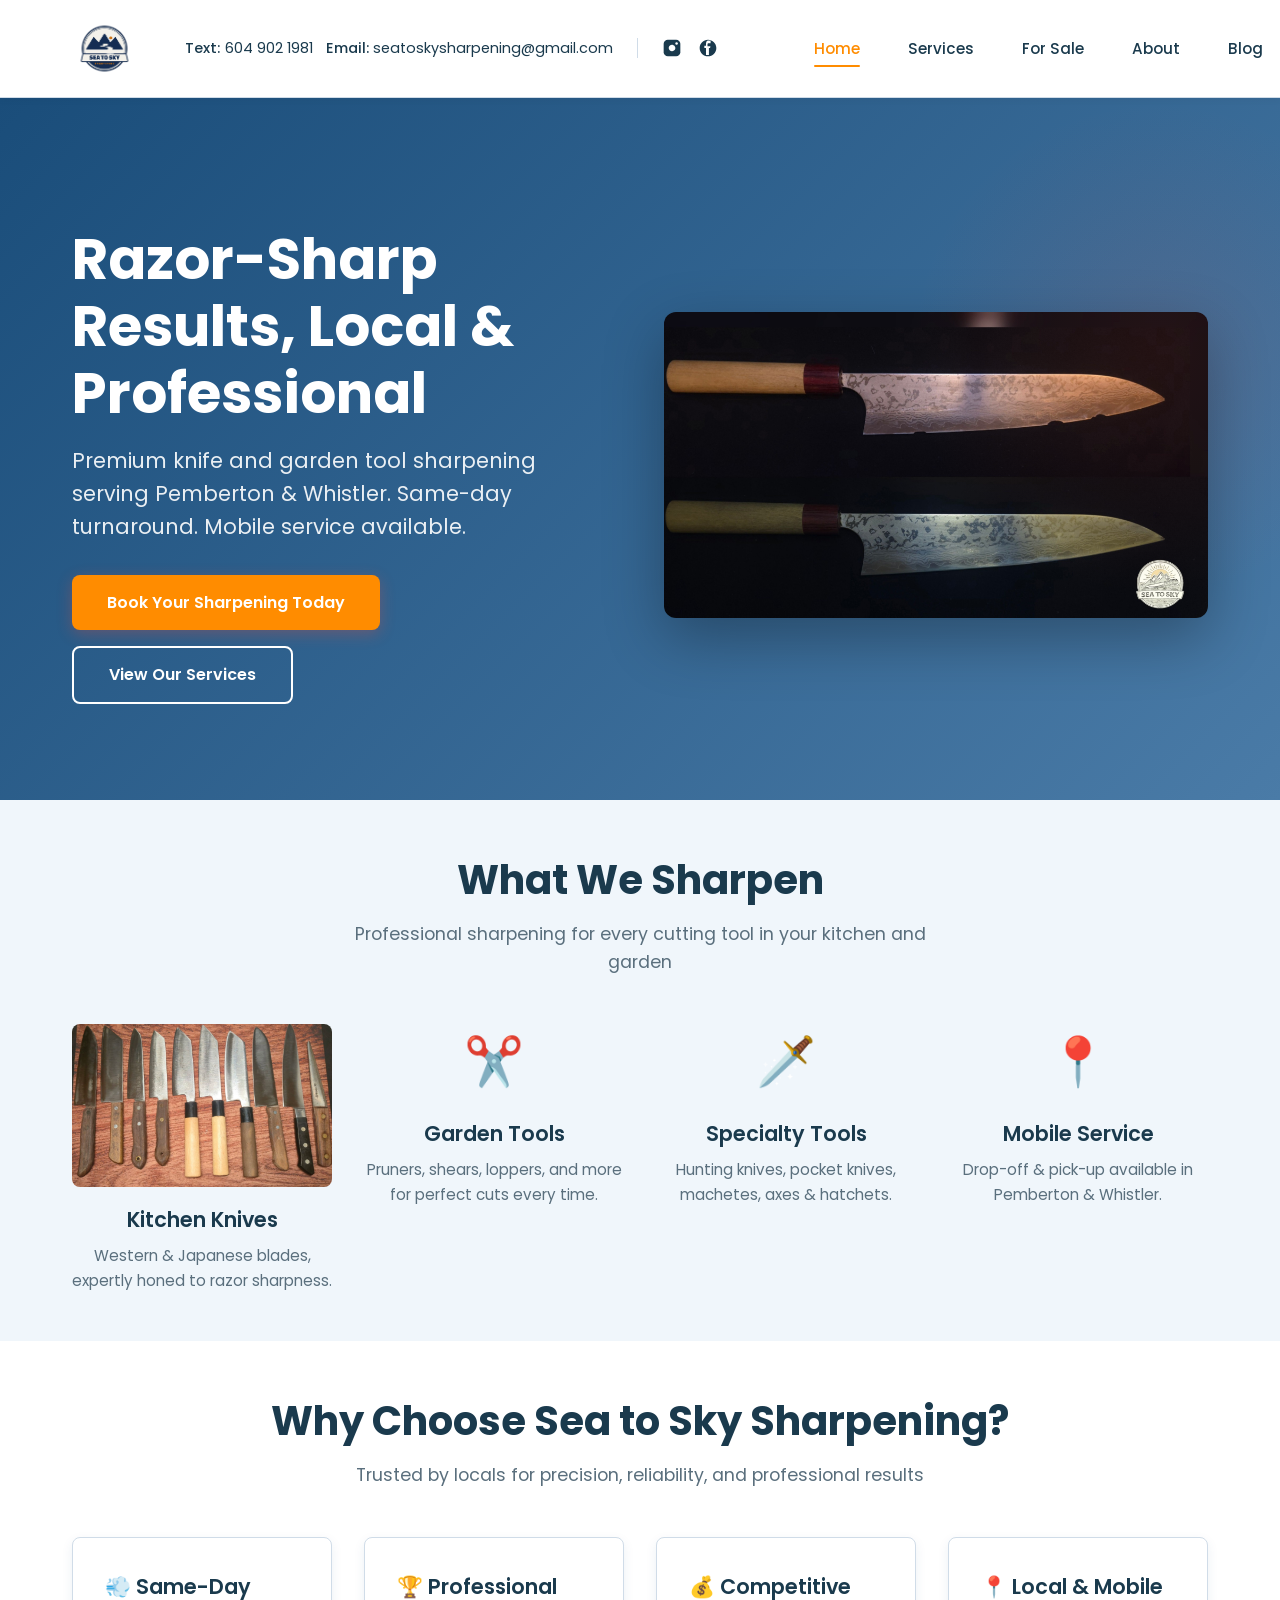
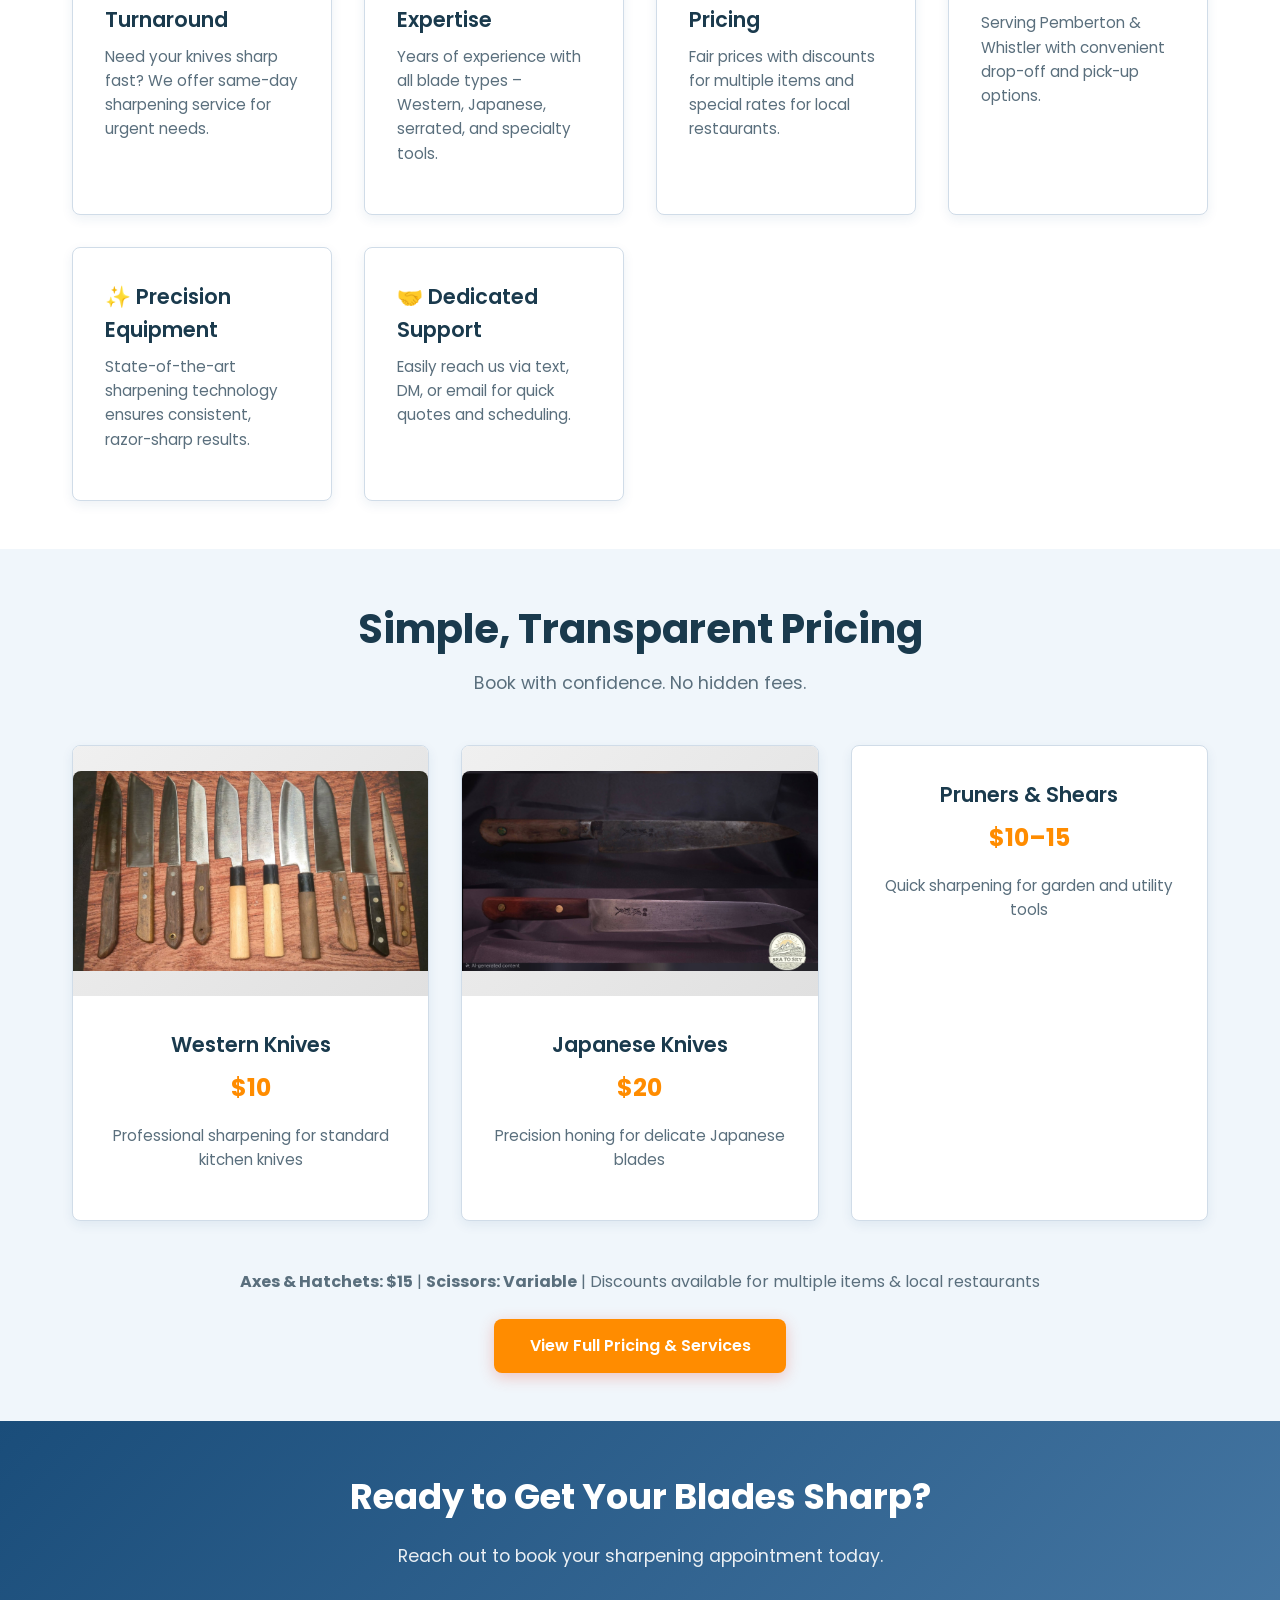
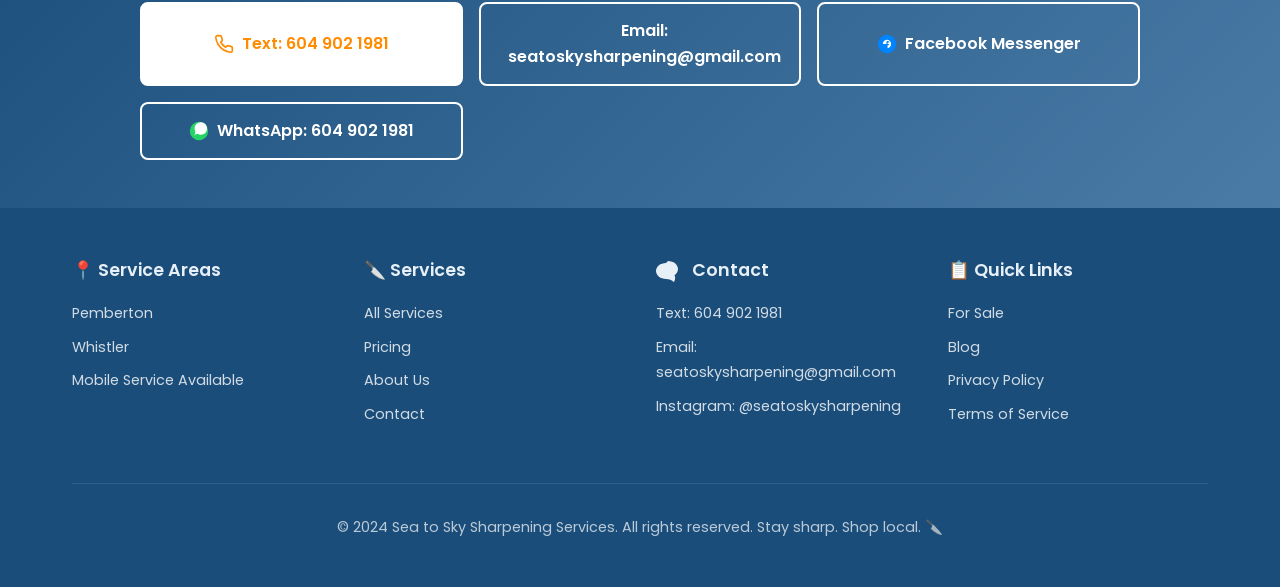
<file: index.html>
<!DOCTYPE html>
<html lang="en">
<head>
    <meta charset="UTF-8">
    <meta name="viewport" content="width=device-width, initial-scale=1.0">
    <meta name="description" content="Sea to Sky Sharpening Services - Professional knife and garden tool sharpening in Pemberton & Whistler. Western & Japanese kitchen knives, pruners, shears, and more.">
    <meta name="keywords" content="knife sharpening, garden tool sharpening, pruners, kitchen knives, Pemberton, Whistler, mobile service, professional sharpening">
    <title>Sea to Sky Sharpening | Professional Knife & Tool Sharpening Services</title>
    <link rel="icon" href="assets/branding/Sea to Sky sharpening Transparent.png" type="image/png">
    <link rel="stylesheet" href="css/styles.css">
    <link href="https://fonts.googleapis.com/css2?family=Poppins:wght@300;400;500;600;700;800&display=swap" rel="stylesheet">
</head>
<body>
    <a class="skip-link" href="#main">Skip to main content</a>
    
    <!-- Navigation -->
    <nav class="navbar" role="navigation" aria-label="Main Navigation">
        <div class="nav-container">
            <div class="nav-left">
                <div class="nav-brand">
                    <a href="index.html">
                        <img src="assets/branding/Sea to Sky sharpening Transparent.png" alt="Sea to Sky Sharpening Logo" class="logo">
                    </a>
                </div>
                <div class="nav-contact-desktop">
                    <div class="nav-contact-left">
                        <a href="https://wa.me/16049021981" class="contact-link phone">
                            <span class="label">Text:</span> 604 902 1981
                        </a>
                        <a href="mailto:seatoskysharpening@gmail.com" class="contact-link email">
                            <span class="label">Email:</span> seatoskysharpening@gmail.com
                        </a>
                    </div>
                    <div class="nav-contact-right">
                        <a href="https://www.instagram.com/seatoskysharpening/" class="contact-link" target="_blank" rel="noopener noreferrer" aria-label="Follow us on Instagram" title="Instagram">
                            <svg width="20" height="20" viewBox="0 0 24 24" fill="currentColor" xmlns="http://www.w3.org/2000/svg"><rect x="2" y="2" width="20" height="20" rx="5" ry="5"/><path d="M16 11.37A4 4 0 1 1 12.63 8 4 4 0 0 1 16 11.37z" fill="white"/><circle cx="17.5" cy="6.5" r="1.5" fill="white"/></svg>
                        </a>
                        <a href="https://www.facebook.com/seatoskysharpenings/" class="contact-link" target="_blank" rel="noopener noreferrer" aria-label="Follow us on Facebook" title="Facebook">
                            <svg width="20" height="20" viewBox="0 0 24 24" fill="currentColor" xmlns="http://www.w3.org/2000/svg"><path d="M12 2C6.48 2 2 6.48 2 12s4.48 10 10 10 10-4.48 10-10S17.52 2 12 2zm3.7 10h-2.6v8.4h-3.5V12h-2V9.3h2V7.3c0-1.7.4-4.3 2.7-4.3 1.5 0 2.8.3 2.8.3v3h-1.9c-1.5 0-1.8.7-1.8 1.5v2h3.5l-.5 2.7z" fill="currentColor"/></svg>
                        </a>
                    </div>
                </div>
            </div>
            <button class="nav-toggle" id="navToggle" aria-label="Toggle navigation">
                <span></span>
                <span></span>
                <span></span>
            </button>
            <div class="nav-menu" id="navMenu">
                <ul class="nav-links">
                    <li><a href="index.html" class="active">Home</a></li>
                    <li><a href="services.html">Services</a></li>
                    <li><a href="for-sale.html">For Sale</a></li>
                    <li><a href="about.html">About</a></li>
                    <li><a href="blog.html">Blog</a></li>
                    <li><a href="contact.html">Contact</a></li>
                </ul>
                <div class="nav-contact-mobile">
                    <a href="tel:+16049021981" class="contact-link phone">
                        <span class="label">Text:</span> 604 902 1981
                    </a>
                    <a href="mailto:seatoskysharpening@gmail.com" class="contact-link email">
                        <span class="label">Email:</span> seatoskysharpening@gmail.com
                    </a>
                    <a href="https://www.instagram.com/seatoskysharpening/" class="contact-link instagram" target="_blank" rel="noopener noreferrer" aria-label="Follow us on Instagram">
                        <svg width="18" height="18" viewBox="0 0 24 24" fill="none" stroke="currentColor" stroke-width="2" xmlns="http://www.w3.org/2000/svg"><rect x="2" y="2" width="20" height="20" rx="5" ry="5"/><path d="M16 11.37A4 4 0 1 1 12.63 8 4 4 0 0 1 16 11.37z"/><circle cx="17.5" cy="6.5" r="1.5" fill="currentColor"/></svg>
                        <span class="label">Instagram</span>
                    </a>
                </div>
            </div>
        </div>
    </nav>

    <main id="main">
        <!-- Hero Section -->
        <header class="hero">
            <div class="container" style="display: grid; grid-template-columns: 1fr 1fr; gap: 3rem; align-items: center;">
                <div class="hero-content" style="text-align: left;">
                    <h1>Razor-Sharp Results, Local & Professional</h1>
                    <p>Premium knife and garden tool sharpening serving Pemberton & Whistler. Same-day turnaround. Mobile service available.</p>
                    <div class="hero-cta" style="justify-content: flex-start;">
                        <a href="contact.html" class="btn btn-primary">Book Your Sharpening Today</a>
                        <a href="services.html" class="btn btn-outline">View Our Services</a>
                    </div>
                </div>
                <div style="display: flex; align-items: center; justify-content: center;">
                    <img src="assets/images/Knife 1 Image.jpg" alt="Professional sharpened knife" style="max-width: 100%; height: auto; border-radius: 12px; box-shadow: 0 20px 60px rgba(0, 0, 0, 0.3); object-fit: cover;">
                </div>
            </div>
        </header>

        <!-- Featured Services Section -->
        <section class="section-alt py-3">
            <div class="container">
                <div class="section-header">
                    <h2>What We Sharpen</h2>
                    <p>Professional sharpening for every cutting tool in your kitchen and garden</p>
                </div>
                <div class="grid grid-4">
                    <div class="feature">
                        <div class="feature-icon">
                            <img src="assets/images/Kitchen knives.jpg" alt="Kitchen Knives" style="width: 100%; height: 100%; object-fit: cover; border-radius: 8px;">
                        </div>
                        <h3>Kitchen Knives</h3>
                        <p>Western & Japanese blades, expertly honed to razor sharpness.</p>
                    </div>
                    <div class="feature">
                        <div class="feature-icon">✂️</div>
                        <h3>Garden Tools</h3>
                        <p>Pruners, shears, loppers, and more for perfect cuts every time.</p>
                    </div>
                    <div class="feature">
                        <div class="feature-icon">🗡️</div>
                        <h3>Specialty Tools</h3>
                        <p>Hunting knives, pocket knives, machetes, axes & hatchets.</p>
                    </div>
                    <div class="feature">
                        <div class="feature-icon">📍</div>
                        <h3>Mobile Service</h3>
                        <p>Drop-off & pick-up available in Pemberton & Whistler.</p>
                    </div>
                </div>
            </div>
        </section>

        <!-- Why Choose Us Section -->
        <section>
            <div class="container">
                <div class="section-header">
                    <h2>Why Choose Sea to Sky Sharpening?</h2>
                    <p>Trusted by locals for precision, reliability, and professional results</p>
                </div>
                <div class="grid grid-3">
                    <div class="card">
                        <div class="card-body">
                            <h3 class="card-title">💨 Same-Day Turnaround</h3>
                            <p class="card-text">Need your knives sharp fast? We offer same-day sharpening service for urgent needs.</p>
                        </div>
                    </div>
                    <div class="card">
                        <div class="card-body">
                            <h3 class="card-title">🏆 Professional Expertise</h3>
                            <p class="card-text">Years of experience with all blade types – Western, Japanese, serrated, and specialty tools.</p>
                        </div>
                    </div>
                    <div class="card">
                        <div class="card-body">
                            <h3 class="card-title">💰 Competitive Pricing</h3>
                            <p class="card-text">Fair prices with discounts for multiple items and special rates for local restaurants.</p>
                        </div>
                    </div>
                    <div class="card">
                        <div class="card-body">
                            <h3 class="card-title">📍 Local & Mobile</h3>
                            <p class="card-text">Serving Pemberton & Whistler with convenient drop-off and pick-up options.</p>
                        </div>
                    </div>
                    <div class="card">
                        <div class="card-body">
                            <h3 class="card-title">✨ Precision Equipment</h3>
                            <p class="card-text">State-of-the-art sharpening technology ensures consistent, razor-sharp results.</p>
                        </div>
                    </div>
                    <div class="card">
                        <div class="card-body">
                            <h3 class="card-title">🤝 Dedicated Support</h3>
                            <p class="card-text">Easily reach us via text, DM, or email for quick quotes and scheduling.</p>
                        </div>
                    </div>
                </div>
            </div>
        </section>

        <!-- Pricing Preview Section -->
        <section class="section-alt">
            <div class="container">
                <div class="section-header">
                    <h2>Simple, Transparent Pricing</h2>
                    <p>Book with confidence. No hidden fees.</p>
                </div>
                <div class="grid grid-3">
                    <div class="card">
                        <div class="card-image">
                            <img src="assets/images/Kitchen knives.jpg" alt="Kitchen Knives" style="width: 100%; height: 200px; object-fit: cover; border-radius: 8px 8px 0 0;">
                        </div>
                        <div class="card-body text-center">
                            <h3 class="card-title">Western Knives</h3>
                            <div class="card-price">$10</div>
                            <p class="card-text">Professional sharpening for standard kitchen knives</p>
                        </div>
                    </div>
                    <div class="card">
                        <div class="card-image">
                            <img src="assets/images/Japanese Knives.jpg" alt="Japanese Knives" style="width: 100%; height: 200px; object-fit: cover; border-radius: 8px 8px 0 0;">
                        </div>
                        <div class="card-body text-center">
                            <h3 class="card-title">Japanese Knives</h3>
                            <div class="card-price">$20</div>
                            <p class="card-text">Precision honing for delicate Japanese blades</p>
                        </div>
                    </div>
                    <div class="card">
                        <div class="card-body text-center">
                            <h3 class="card-title">Pruners & Shears</h3>
                            <div class="card-price">$10–15</div>
                            <p class="card-text">Quick sharpening for garden and utility tools</p>
                        </div>
                    </div>
                </div>

                <div style="text-align: center; margin-top: 3rem;">
                    <p style="color: var(--text-light); margin-bottom: 1.5rem;">
                        <strong>Axes & Hatchets: $15</strong> | <strong>Scissors: Variable</strong> | Discounts available for multiple items & local restaurants
                    </p>
                    <a href="services.html" class="btn btn-primary">View Full Pricing & Services</a>
                </div>
            </div>
        </section>

        <!-- CTA Section -->
        <section style="background: linear-gradient(135deg, var(--primary) 0%, var(--steel) 100%); color: var(--white); text-align: center;">
            <div class="container">
                <h2 style="font-size: 2.2rem; margin-bottom: 1rem;">Ready to Get Your Blades Sharp?</h2>
                <p style="font-size: 1.1rem; margin-bottom: 2rem; color: rgba(255,255,255,0.9);">Reach out to book your sharpening appointment today.</p>
                <div class="hero-cta" style="display: grid; grid-template-columns: repeat(auto-fit, minmax(250px, 1fr)); gap: 1rem; max-width: 1000px; margin: 0 auto;">
                    <a href="tel:+16049021981" class="btn btn-secondary" style="display: flex; align-items: center; justify-content: center; gap: 0.5rem;"><svg width="20" height="20" viewBox="0 0 24 24" fill="none" stroke="currentColor" stroke-width="2" xmlns="http://www.w3.org/2000/svg"><path d="M22 16.92v3a2 2 0 0 1-2.18 2 19.79 19.79 0 0 1-8.63-3.07 19.5 19.5 0 0 1-6-6 19.79 19.79 0 0 1-3.07-8.67A2 2 0 0 1 4.11 2h3a2 2 0 0 1 2 1.72 12.84 12.84 0 0 0 .7 2.81 2 2 0 0 1-.45 2.11L8.09 9.91a16 16 0 0 0 6 6l1.27-1.27a2 2 0 0 1 2.11-.45 12.84 12.84 0 0 0 2.81.7A2 2 0 0 1 22 16.92z"></path></svg> Text: 604 902 1981</a>
                    <a href="mailto:seatoskysharpening@gmail.com" class="btn btn-outline" style="display: flex; align-items: center; justify-content: center; gap: 0.5rem;"><svg width="20" height="20" viewBox="0 0 24 24" fill="none" stroke="currentColor" stroke-width="2" xmlns="http://www.w3.org/2000/svg"><path d="M4 4h16c1.1 0 2 .9 2 2v12c0 1.1-.9 2-2 2H4c-1.1 0-2-.9-2-2V6c0-1.1.9-2 2-2z"></path><polyline points="22,6 12,13 2,6"></polyline></svg> Email: seatoskysharpening@gmail.com</a>
                    <a href="https://m.me/seatoskysharpenings" class="btn btn-outline" target="_blank" rel="noopener noreferrer" style="display: flex; align-items: center; justify-content: center; gap: 0.5rem;"><svg width="20" height="20" viewBox="0 0 24 24" fill="#0084FF" xmlns="http://www.w3.org/2000/svg"><circle cx="12" cy="12" r="11" fill="#0084FF"/><path d="M7 12c0-2.761 2.239-5 5-5s5 2.239 5 5c0 2.523-1.863 4.604-4.32 4.962v-3.543h1.507l.143-1.523h-1.65V11.1c0-.417.167-.824.823-.824h.7V8.6c-.121-.016-.536-.051-1.018-.051-1.007 0-1.888.358-1.888 2.118v1.189h-1.268V12z" fill="white"/></svg> Facebook Messenger</a>
                    <a href="https://wa.me/16049021981" class="btn btn-outline" target="_blank" rel="noopener noreferrer" style="display: flex; align-items: center; justify-content: center; gap: 0.5rem;"><svg width="20" height="20" viewBox="0 0 24 24" fill="#25D366" xmlns="http://www.w3.org/2000/svg"><circle cx="12" cy="12" r="11" fill="#25D366"/><path d="M6.5 17.5l1.3-4.7c-.7-1.1-1.1-2.4-1.1-3.8 0-4.1 3.4-7.5 7.5-7.5s7.5 3.4 7.5 7.5-3.4 7.5-7.5 7.5c-1.4 0-2.7-.4-3.8-1.1l-4.6 1.5z" fill="white"/></svg> WhatsApp: 604 902 1981</a>
                </div>
            </div>
        </section>
    </main>

    <!-- Footer -->
    <footer>
        <div class="container">
            <div class="footer-content">
                <div class="footer-section">
                    <h3>📍 Service Areas</h3>
                    <ul>
                        <li><a href="#">Pemberton</a></li>
                        <li><a href="#">Whistler</a></li>
                        <li><a href="#">Mobile Service Available</a></li>
                    </ul>
                </div>
                <div class="footer-section">
                    <h3>🔪 Services</h3>
                    <ul>
                        <li><a href="services.html">All Services</a></li>
                        <li><a href="services.html#pricing">Pricing</a></li>
                        <li><a href="about.html">About Us</a></li>
                        <li><a href="contact.html">Contact</a></li>
                    </ul>
                </div>
                <div class="footer-section">
                    <h3><svg width="1.5rem" height="1.5rem" viewBox="0 0 24 24" fill="currentColor" style="display: inline-block; margin-right: 0.5rem; vertical-align: middle;" xmlns="http://www.w3.org/2000/svg"><path d="M12 2c5.523 0 10 3.582 10 8 0 2.585-1.391 4.854-3.522 6.311 1.024 1.606.977 4.121-.456 6.689H17.75c-1.842-2.085-4.512-2.988-7.75-2.988-5.523 0-10-3.582-10-8s4.477-8 10-8z"/></svg> Contact</h3>
                    <ul>
                        <li><a href="tel:+16049021981">Text: 604 902 1981</a></li>
                        <li><a href="mailto:seatoskysharpening@gmail.com">Email: seatoskysharpening@gmail.com</a></li>
                        <li><a href="https://www.instagram.com/seatoskysharpening/" target="_blank" rel="noopener noreferrer">Instagram: @seatoskysharpening</a></li>
                    </ul>
                </div>
                <div class="footer-section">
                    <h3>📋 Quick Links</h3>
                    <ul>
                        <li><a href="for-sale.html">For Sale</a></li>
                        <li><a href="blog.html">Blog</a></li>
                        <li><a href="#">Privacy Policy</a></li>
                        <li><a href="#">Terms of Service</a></li>
                    </ul>
                </div>
            </div>
            <div class="footer-bottom">
                <p>&copy; 2024 Sea to Sky Sharpening Services. All rights reserved. Stay sharp. Shop local. 🔪</p>
            </div>
        </div>
    </footer>

    <script src="js/scripts.js"></script>
</body>
</html>
</file>
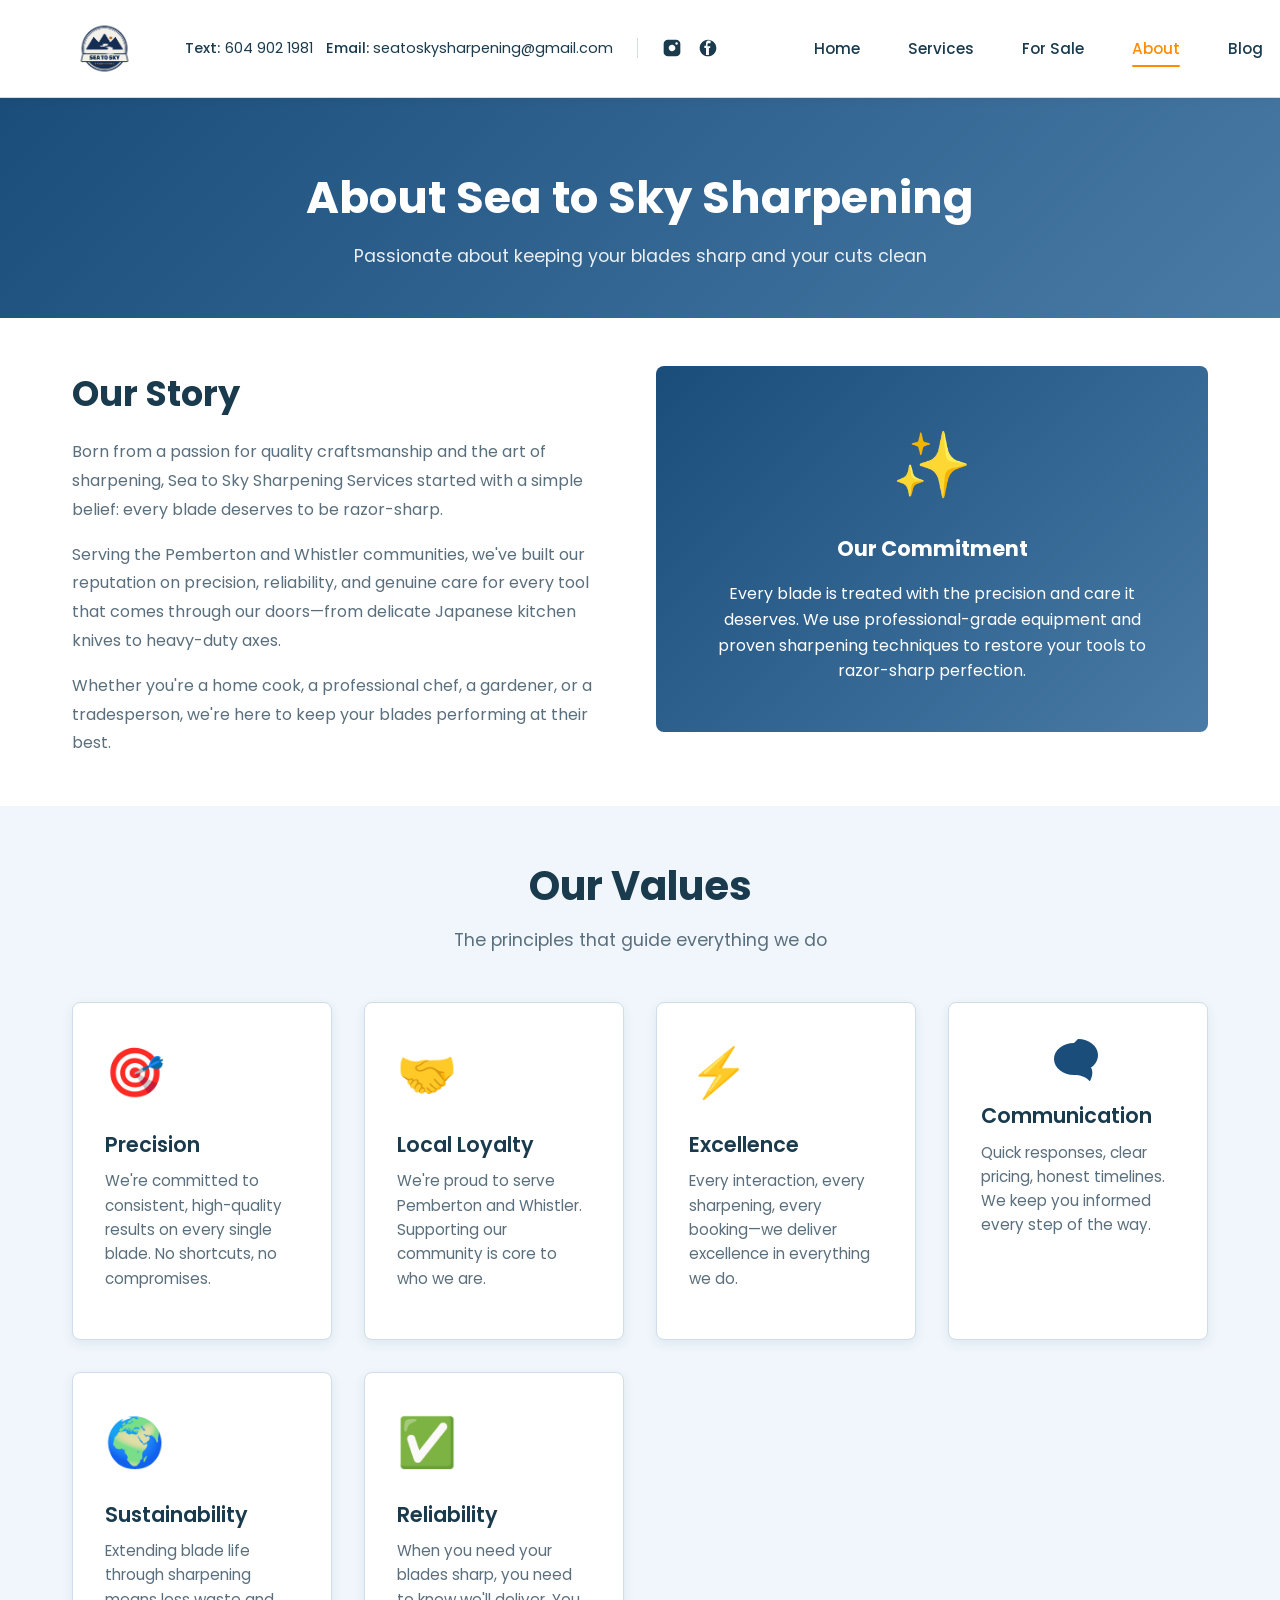
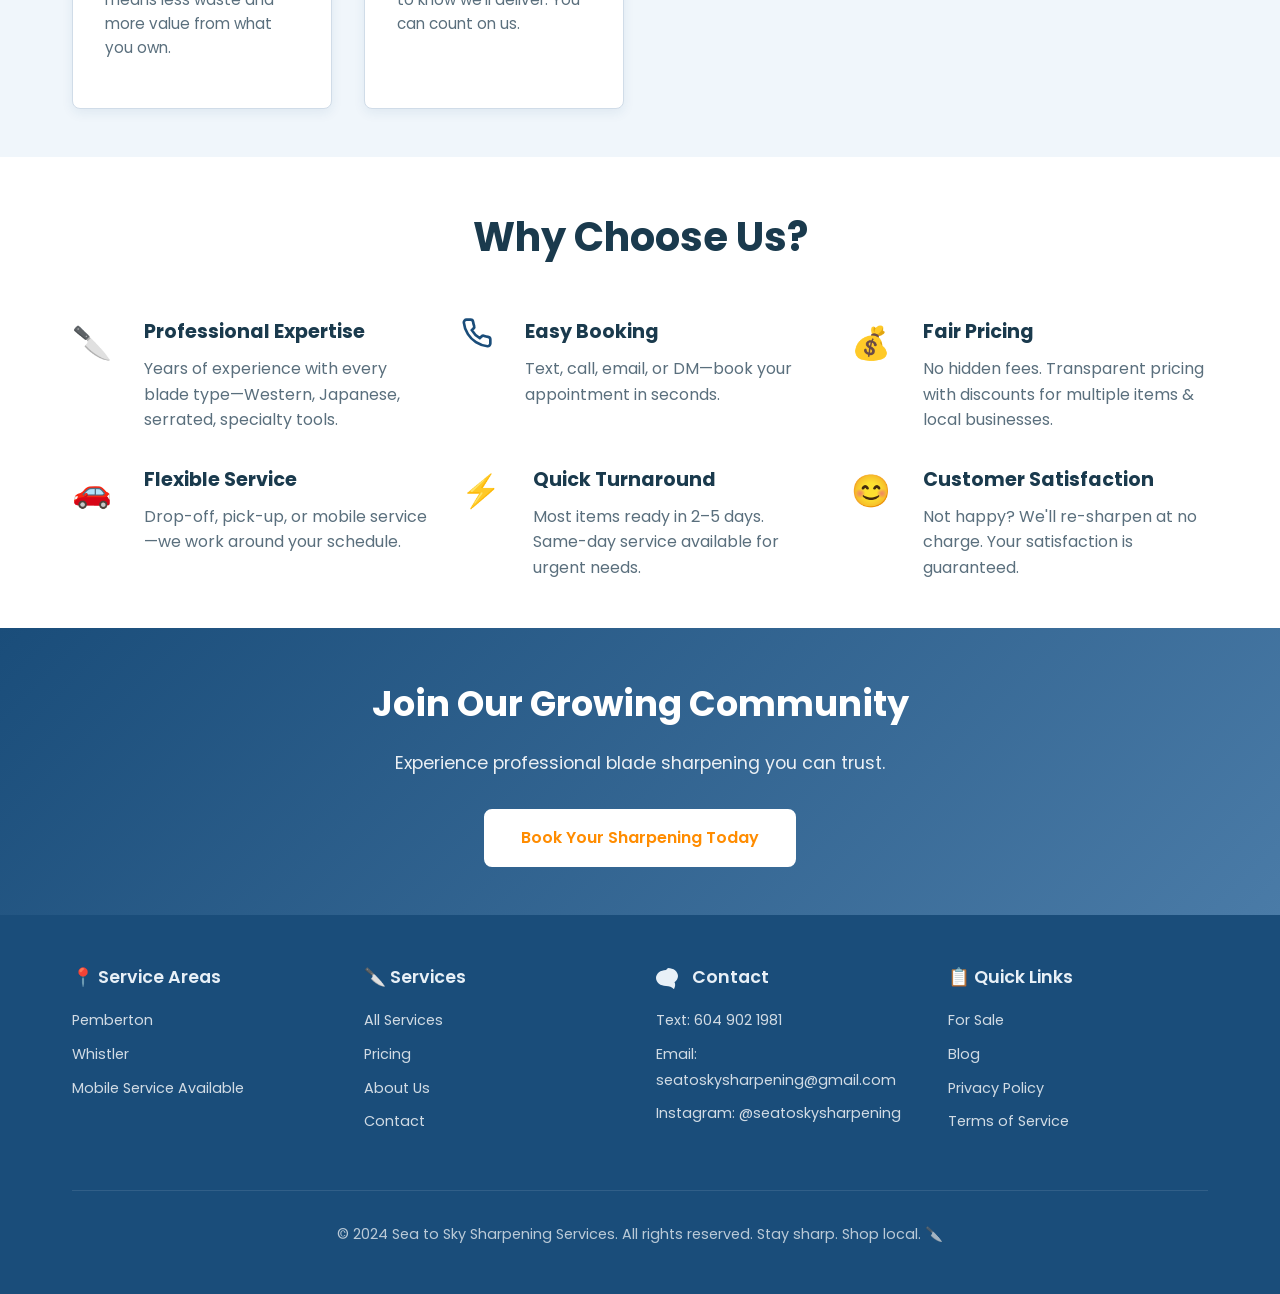
<file: about.html>
<!DOCTYPE html>
<html lang="en">
<head>
    <meta charset="UTF-8">
    <meta name="viewport" content="width=device-width, initial-scale=1.0">
    <meta name="description" content="Learn about Sea to Sky Sharpening Services. Our story, mission, and commitment to professional blade sharpening in Pemberton & Whistler.">
    <meta name="keywords" content="about, story, mission, professional sharpening, Sea to Sky, Pemberton, Whistler">
    <title>About | Sea to Sky Sharpening</title>
    <link rel="icon" href="assets/branding/Sea to Sky sharpening Transparent.png" type="image/png">
    <link rel="stylesheet" href="css/styles.css">
    <link href="https://fonts.googleapis.com/css2?family=Poppins:wght@300;400;500;600;700;800&display=swap" rel="stylesheet">
</head>
<body>
    <a class="skip-link" href="#main">Skip to main content</a>
    
    <!-- Navigation -->
    <nav class="navbar" role="navigation" aria-label="Main Navigation">
        <div class="nav-container">
            <div class="nav-left">
                <div class="nav-brand">
                    <a href="index.html">
                        <img src="assets/branding/Sea to Sky sharpening Transparent.png" alt="Sea to Sky Sharpening Logo" class="logo">
                    </a>
                </div>
                <div class="nav-contact-desktop">
                    <div class="nav-contact-left">
                        <a href="https://wa.me/16049021981" class="contact-link phone">
                            <span class="label">Text:</span> 604 902 1981
                        </a>
                        <a href="mailto:seatoskysharpening@gmail.com" class="contact-link email">
                            <span class="label">Email:</span> seatoskysharpening@gmail.com
                        </a>
                    </div>
                    <div class="nav-contact-right">
                        <a href="https://www.instagram.com/seatoskysharpening/" class="contact-link" target="_blank" rel="noopener noreferrer" aria-label="Follow us on Instagram" title="Instagram">
                            <svg width="20" height="20" viewBox="0 0 24 24" fill="currentColor" xmlns="http://www.w3.org/2000/svg"><rect x="2" y="2" width="20" height="20" rx="5" ry="5"/><path d="M16 11.37A4 4 0 1 1 12.63 8 4 4 0 0 1 16 11.37z" fill="white"/><circle cx="17.5" cy="6.5" r="1.5" fill="white"/></svg>
                        </a>
                        <a href="https://www.facebook.com/seatoskysharpenings/" class="contact-link" target="_blank" rel="noopener noreferrer" aria-label="Follow us on Facebook" title="Facebook">
                            <svg width="20" height="20" viewBox="0 0 24 24" fill="currentColor" xmlns="http://www.w3.org/2000/svg"><path d="M12 2C6.48 2 2 6.48 2 12s4.48 10 10 10 10-4.48 10-10S17.52 2 12 2zm3.7 10h-2.6v8.4h-3.5V12h-2V9.3h2V7.3c0-1.7.4-4.3 2.7-4.3 1.5 0 2.8.3 2.8.3v3h-1.9c-1.5 0-1.8.7-1.8 1.5v2h3.5l-.5 2.7z" fill="currentColor"/></svg>
                        </a>
                    </div>
                </div>
            </div>
            <button class="nav-toggle" id="navToggle" aria-label="Toggle navigation">
                <span></span>
                <span></span>
                <span></span>
            </button>
            <div class="nav-menu" id="navMenu">
                <ul class="nav-links">
                    <li><a href="index.html">Home</a></li>
                    <li><a href="services.html">Services</a></li>
                    <li><a href="for-sale.html">For Sale</a></li>
                    <li><a href="about.html" class="active">About</a></li>
                    <li><a href="blog.html">Blog</a></li>
                    <li><a href="contact.html">Contact</a></li>
                </ul>
                <div class="nav-contact-mobile">
                    <a href="tel:+16049021981" class="contact-link phone">
                        <span class="label">Text:</span> 604 902 1981
                    </a>
                    <a href="mailto:seatoskysharpening@gmail.com" class="contact-link email">
                        <span class="label">Email:</span> seatoskysharpening@gmail.com
                    </a>
                    <a href="https://www.instagram.com/seatoskysharpening/" class="contact-link instagram" target="_blank" rel="noopener noreferrer" aria-label="Follow us on Instagram">
                        <svg width="18" height="18" viewBox="0 0 24 24" fill="none" stroke="currentColor" stroke-width="2" xmlns="http://www.w3.org/2000/svg"><rect x="2" y="2" width="20" height="20" rx="5" ry="5"/><path d="M16 11.37A4 4 0 1 1 12.63 8 4 4 0 0 1 16 11.37z"/><circle cx="17.5" cy="6.5" r="1.5" fill="currentColor"/></svg>
                        <span class="label">Instagram</span>
                    </a>
                </div>
            </div>
        </div>
    </nav>

    <main id="main">
        <!-- Page Header -->
        <header class="page-header">
            <div class="container">
                <h1>About Sea to Sky Sharpening</h1>
                <p>Passionate about keeping your blades sharp and your cuts clean</p>
            </div>
        </header>

        <!-- Story Section -->
        <section>
            <div class="container">
                <div class="grid grid-2">
                    <div>
                        <h2 style="font-size: 2.2rem; margin-bottom: 1rem; color: var(--text-dark);">Our Story</h2>
                        <p style="color: var(--text-light); margin-bottom: 1rem; line-height: 1.8;">
                            Born from a passion for quality craftsmanship and the art of sharpening, Sea to Sky Sharpening Services started with a simple belief: every blade deserves to be razor-sharp.
                        </p>
                        <p style="color: var(--text-light); margin-bottom: 1rem; line-height: 1.8;">
                            Serving the Pemberton and Whistler communities, we've built our reputation on precision, reliability, and genuine care for every tool that comes through our doors—from delicate Japanese kitchen knives to heavy-duty axes.
                        </p>
                        <p style="color: var(--text-light); line-height: 1.8;">
                            Whether you're a home cook, a professional chef, a gardener, or a tradesperson, we're here to keep your blades performing at their best.
                        </p>
                    </div>
                    <div>
                        <div style="background: linear-gradient(135deg, var(--primary) 0%, var(--steel) 100%); border-radius: var(--radius); padding: 3rem; color: var(--white); text-align: center;">
                            <div style="font-size: 4rem; margin-bottom: 1rem;">✨</div>
                            <h3 style="font-size: 1.3rem; margin-bottom: 1rem;">Our Commitment</h3>
                            <p style="margin-bottom: 0;">
                                Every blade is treated with the precision and care it deserves. We use professional-grade equipment and proven sharpening techniques to restore your tools to razor-sharp perfection.
                            </p>
                        </div>
                    </div>
                </div>
            </div>
        </section>

        <!-- Values Section -->
        <section class="section-alt">
            <div class="container">
                <div class="section-header">
                    <h2>Our Values</h2>
                    <p>The principles that guide everything we do</p>
                </div>

                <div class="grid grid-3">
                    <div class="card">
                        <div class="card-body">
                            <div style="font-size: 3rem; margin-bottom: 1rem;">🎯</div>
                            <h3 class="card-title">Precision</h3>
                            <p class="card-text">We're committed to consistent, high-quality results on every single blade. No shortcuts, no compromises.</p>
                        </div>
                    </div>

                    <div class="card">
                        <div class="card-body">
                            <div style="font-size: 3rem; margin-bottom: 1rem;">🤝</div>
                            <h3 class="card-title">Local Loyalty</h3>
                            <p class="card-text">We're proud to serve Pemberton and Whistler. Supporting our community is core to who we are.</p>
                        </div>
                    </div>

                    <div class="card">
                        <div class="card-body">
                            <div style="font-size: 3rem; margin-bottom: 1rem;">⚡</div>
                            <h3 class="card-title">Excellence</h3>
                            <p class="card-text">Every interaction, every sharpening, every booking—we deliver excellence in everything we do.</p>
                        </div>
                    </div>

                    <div class="card">
                        <div class="card-body">
                            <svg width="3rem" height="3rem" viewBox="0 0 24 24" fill="var(--primary)" style="margin: 0 auto 1rem; display: block;" xmlns="http://www.w3.org/2000/svg"><path d="M12 2c5.523 0 10 3.582 10 8 0 2.585-1.391 4.854-3.522 6.311 1.024 1.606.977 4.121-.456 6.689H17.75c-1.842-2.085-4.512-2.988-7.75-2.988-5.523 0-10-3.582-10-8s4.477-8 10-8z"/></svg>
                            <h3 class="card-title">Communication</h3>
                            <p class="card-text">Quick responses, clear pricing, honest timelines. We keep you informed every step of the way.</p>
                        </div>
                    </div>

                    <div class="card">
                        <div class="card-body">
                            <div style="font-size: 3rem; margin-bottom: 1rem;">🌍</div>
                            <h3 class="card-title">Sustainability</h3>
                            <p class="card-text">Extending blade life through sharpening means less waste and more value from what you own.</p>
                        </div>
                    </div>

                    <div class="card">
                        <div class="card-body">
                            <div style="font-size: 3rem; margin-bottom: 1rem;">✅</div>
                            <h3 class="card-title">Reliability</h3>
                            <p class="card-text">When you need your blades sharp, you need to know we'll deliver. You can count on us.</p>
                        </div>
                    </div>
                </div>
            </div>
        </section>

        <!-- Why Us Section -->
        <section>
            <div class="container">
                <div class="section-header">
                    <h2>Why Choose Us?</h2>
                </div>

                <div class="grid grid-2">
                    <div style="display: flex; gap: var(--spacing-lg); align-items: flex-start;">
                        <div style="font-size: 2rem; flex-shrink: 0;">🔪</div>
                        <div>
                            <h3 style="font-size: 1.2rem; margin-bottom: 0.5rem; color: var(--text-dark);">Professional Expertise</h3>
                            <p style="color: var(--text-light);">Years of experience with every blade type—Western, Japanese, serrated, specialty tools.</p>
                        </div>
                    </div>

                    <div style="display: flex; gap: var(--spacing-lg); align-items: flex-start;">
                        <svg width="2rem" height="2rem" viewBox="0 0 24 24" fill="none" stroke="var(--primary)" stroke-width="2" style="flex-shrink: 0;" xmlns="http://www.w3.org/2000/svg"><path d="M22 16.92v3a2 2 0 0 1-2.18 2 19.79 19.79 0 0 1-8.63-3.07 19.5 19.5 0 0 1-6-6 19.79 19.79 0 0 1-3.07-8.67A2 2 0 0 1 4.11 2h3a2 2 0 0 1 2 1.72 12.84 12.84 0 0 0 .7 2.81 2 2 0 0 1-.45 2.11L8.09 9.91a16 16 0 0 0 6 6l1.27-1.27a2 2 0 0 1 2.11-.45 12.84 12.84 0 0 0 2.81.7A2 2 0 0 1 22 16.92z"></path></svg>
                        <div>
                            <h3 style="font-size: 1.2rem; margin-bottom: 0.5rem; color: var(--text-dark);">Easy Booking</h3>
                            <p style="color: var(--text-light);">Text, call, email, or DM—book your appointment in seconds.</p>
                        </div>
                    </div>

                    <div style="display: flex; gap: var(--spacing-lg); align-items: flex-start;">
                        <div style="font-size: 2rem; flex-shrink: 0;">💰</div>
                        <div>
                            <h3 style="font-size: 1.2rem; margin-bottom: 0.5rem; color: var(--text-dark);">Fair Pricing</h3>
                            <p style="color: var(--text-light);">No hidden fees. Transparent pricing with discounts for multiple items & local businesses.</p>
                        </div>
                    </div>

                    <div style="display: flex; gap: var(--spacing-lg); align-items: flex-start;">
                        <div style="font-size: 2rem; flex-shrink: 0;">🚗</div>
                        <div>
                            <h3 style="font-size: 1.2rem; margin-bottom: 0.5rem; color: var(--text-dark);">Flexible Service</h3>
                            <p style="color: var(--text-light);">Drop-off, pick-up, or mobile service—we work around your schedule.</p>
                        </div>
                    </div>

                    <div style="display: flex; gap: var(--spacing-lg); align-items: flex-start;">
                        <div style="font-size: 2rem; flex-shrink: 0;">⚡</div>
                        <div>
                            <h3 style="font-size: 1.2rem; margin-bottom: 0.5rem; color: var(--text-dark);">Quick Turnaround</h3>
                            <p style="color: var(--text-light);">Most items ready in 2–5 days. Same-day service available for urgent needs.</p>
                        </div>
                    </div>

                    <div style="display: flex; gap: var(--spacing-lg); align-items: flex-start;">
                        <div style="font-size: 2rem; flex-shrink: 0;">😊</div>
                        <div>
                            <h3 style="font-size: 1.2rem; margin-bottom: 0.5rem; color: var(--text-dark);">Customer Satisfaction</h3>
                            <p style="color: var(--text-light);">Not happy? We'll re-sharpen at no charge. Your satisfaction is guaranteed.</p>
                        </div>
                    </div>
                </div>
            </div>
        </section>

        <!-- CTA -->
        <section style="background: linear-gradient(135deg, var(--primary) 0%, var(--steel) 100%); color: var(--white); text-align: center;">
            <div class="container">
                <h2 style="font-size: 2.2rem; margin-bottom: 1rem;">Join Our Growing Community</h2>
                <p style="font-size: 1.1rem; margin-bottom: 2rem; color: rgba(255,255,255,0.9);">Experience professional blade sharpening you can trust.</p>
                <a href="contact.html" class="btn btn-secondary">Book Your Sharpening Today</a>
            </div>
        </section>
    </main>

    <!-- Footer -->
    <footer>
        <div class="container">
            <div class="footer-content">
                <div class="footer-section">
                    <h3>📍 Service Areas</h3>
                    <ul>
                        <li><a href="#">Pemberton</a></li>
                        <li><a href="#">Whistler</a></li>
                        <li><a href="#">Mobile Service Available</a></li>
                    </ul>
                </div>
                <div class="footer-section">
                    <h3>🔪 Services</h3>
                    <ul>
                        <li><a href="services.html">All Services</a></li>
                        <li><a href="services.html#pricing">Pricing</a></li>
                        <li><a href="about.html">About Us</a></li>
                        <li><a href="contact.html">Contact</a></li>
                    </ul>
                </div>
                <div class="footer-section">
                    <h3><svg width="1.5rem" height="1.5rem" viewBox="0 0 24 24" fill="currentColor" style="display: inline-block; margin-right: 0.5rem; vertical-align: middle;" xmlns="http://www.w3.org/2000/svg"><path d="M12 2c5.523 0 10 3.582 10 8 0 2.585-1.391 4.854-3.522 6.311 1.024 1.606.977 4.121-.456 6.689H17.75c-1.842-2.085-4.512-2.988-7.75-2.988-5.523 0-10-3.582-10-8s4.477-8 10-8z"/></svg> Contact</h3>
                    <ul>
                        <li><a href="tel:+16049021981">Text: 604 902 1981</a></li>
                        <li><a href="mailto:seatoskysharpening@gmail.com">Email: seatoskysharpening@gmail.com</a></li>
                        <li><a href="https://www.instagram.com/seatoskysharpening/" target="_blank" rel="noopener noreferrer">Instagram: @seatoskysharpening</a></li>
                    </ul>
                </div>
                <div class="footer-section">
                    <h3>📋 Quick Links</h3>
                    <ul>
                        <li><a href="for-sale.html">For Sale</a></li>
                        <li><a href="blog.html">Blog</a></li>
                        <li><a href="#">Privacy Policy</a></li>
                        <li><a href="#">Terms of Service</a></li>
                    </ul>
                </div>
            </div>
            <div class="footer-bottom">
                <p>&copy; 2024 Sea to Sky Sharpening Services. All rights reserved. Stay sharp. Shop local. 🔪</p>
            </div>
        </div>
    </footer>

    <script src="js/scripts.js"></script>
</body>
</html>
</file>
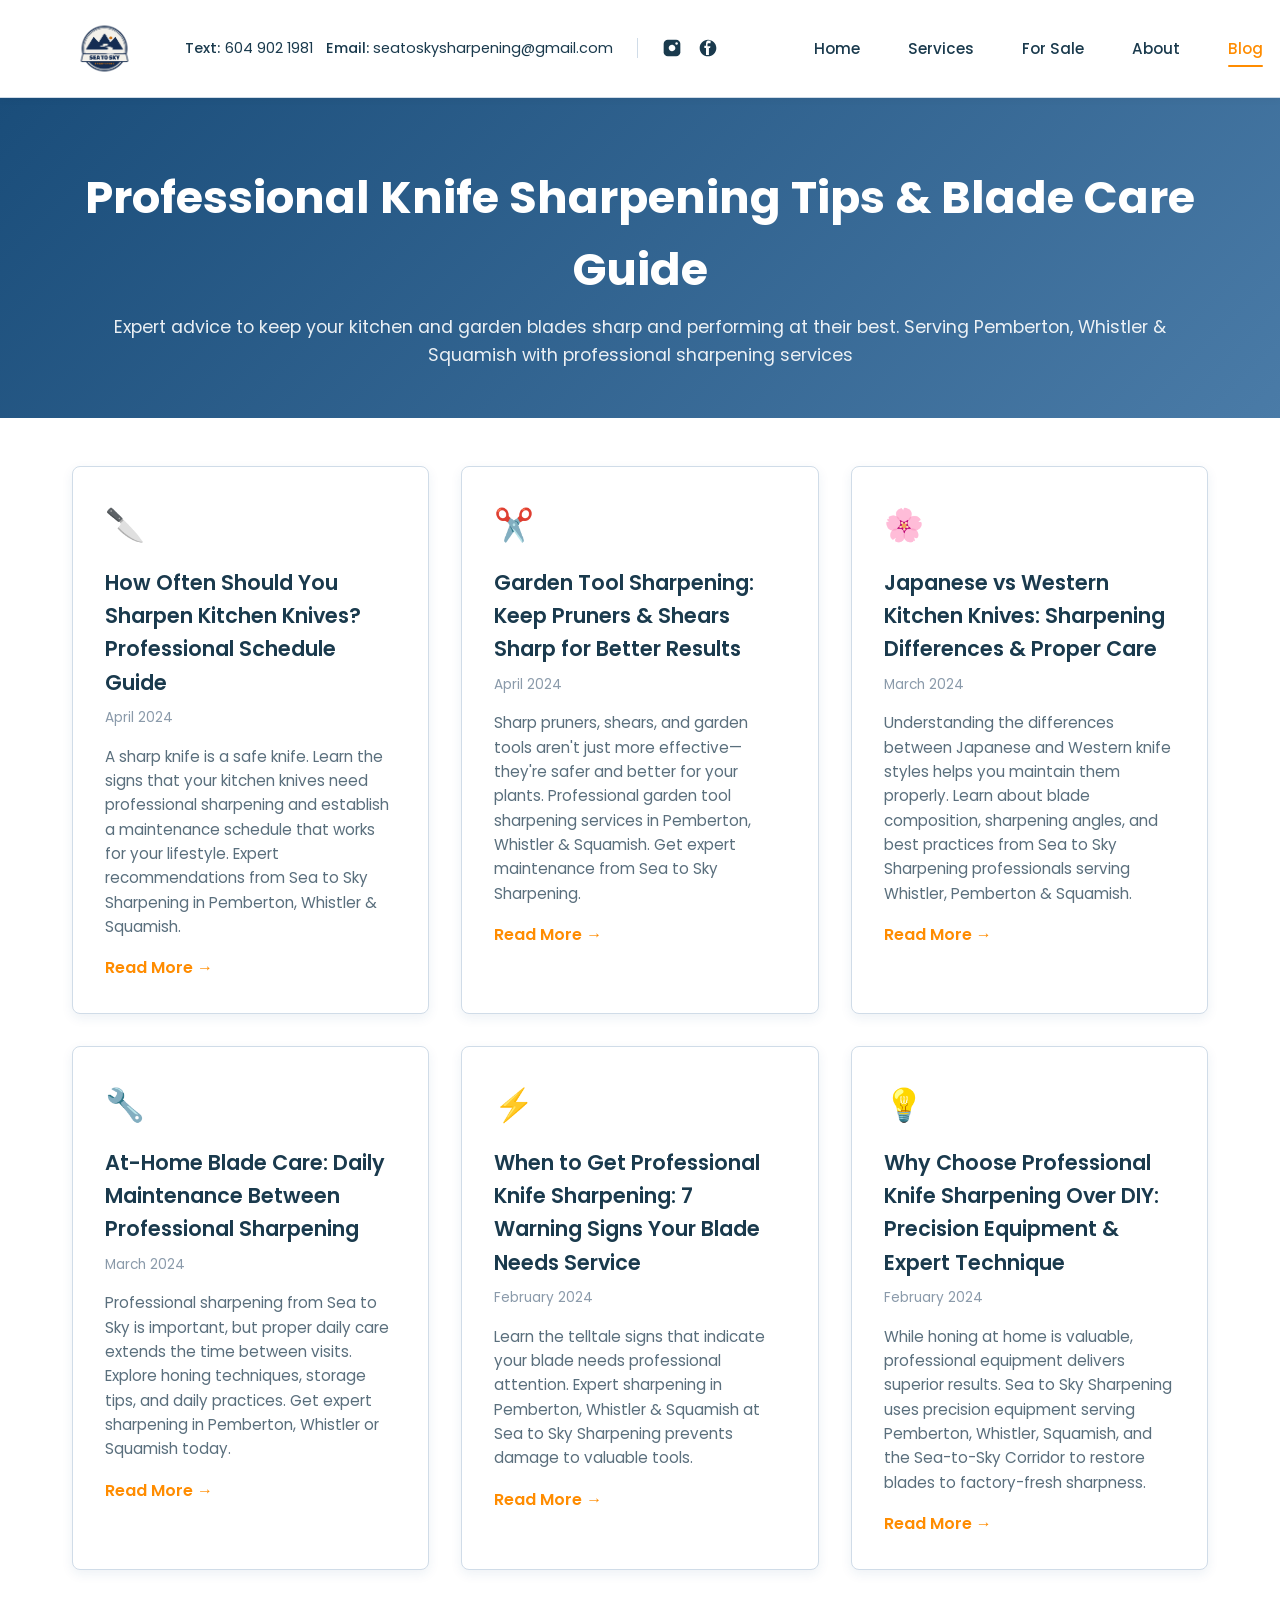
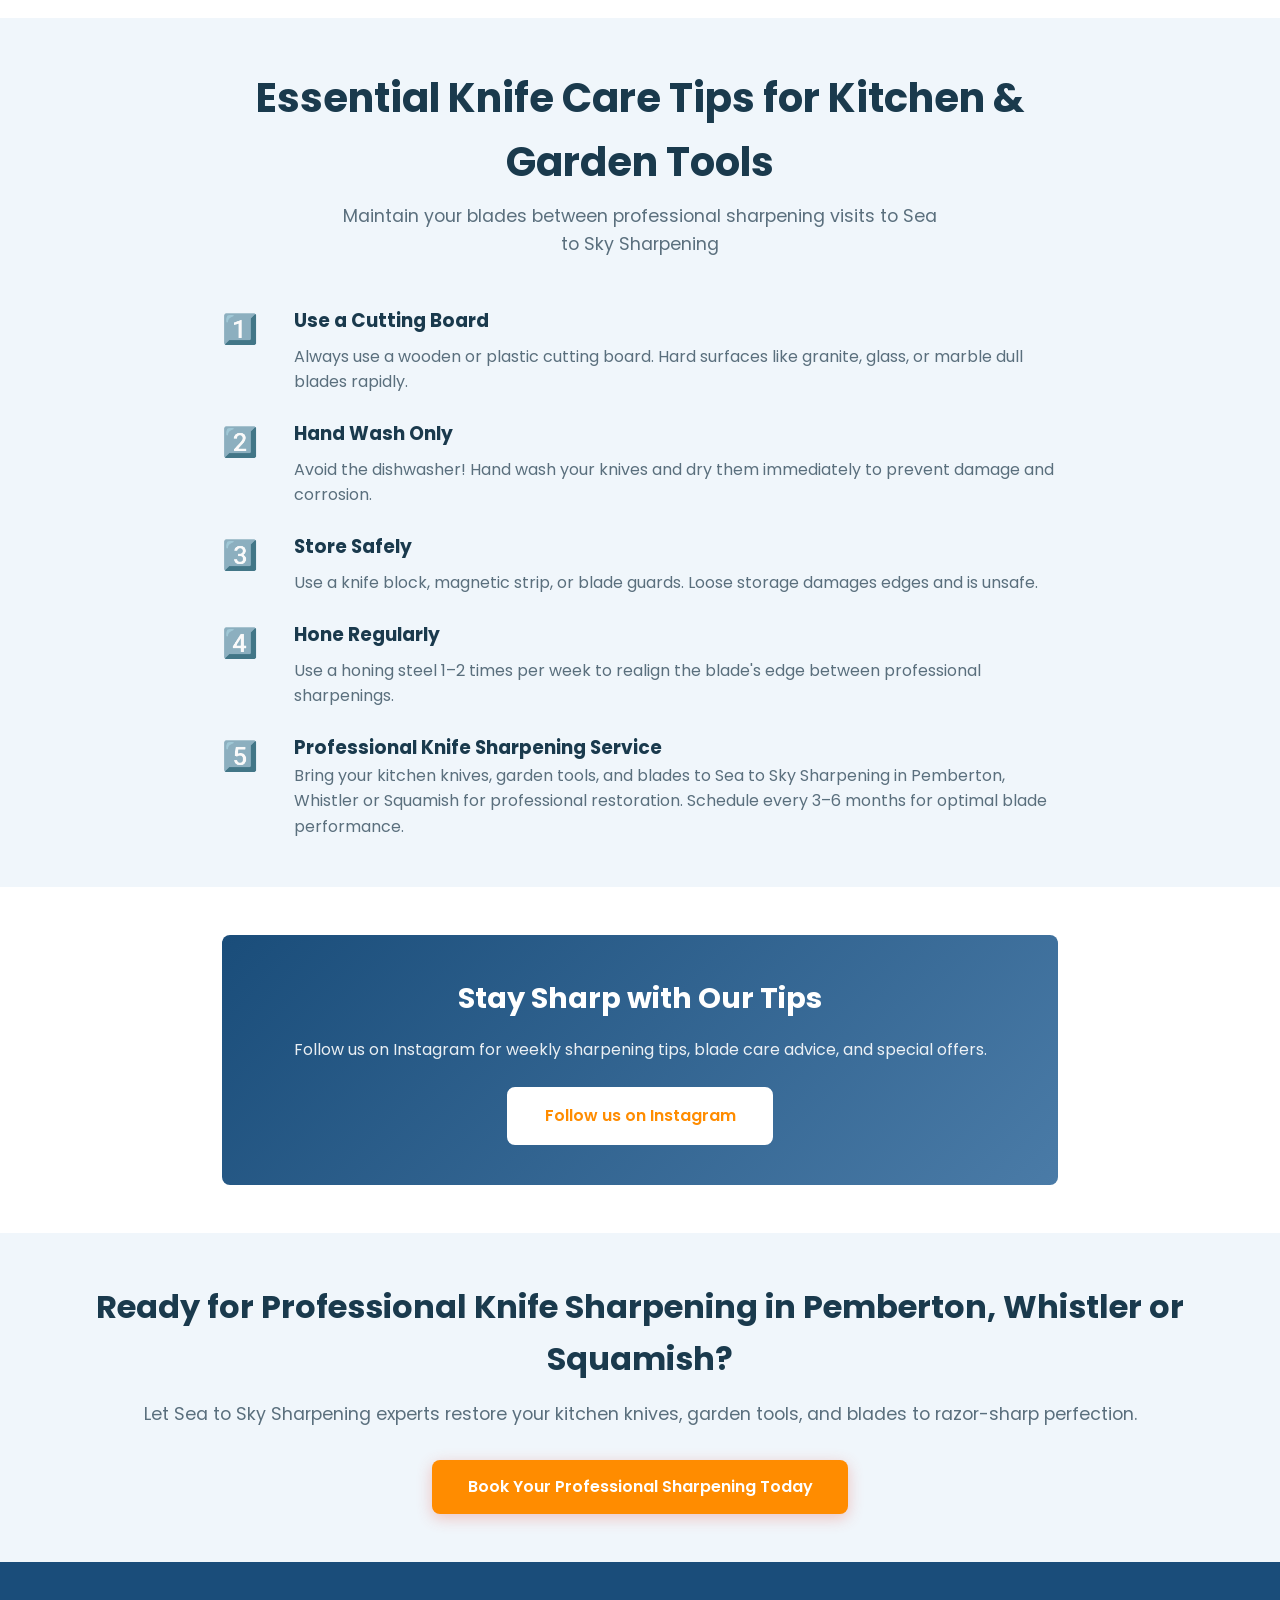
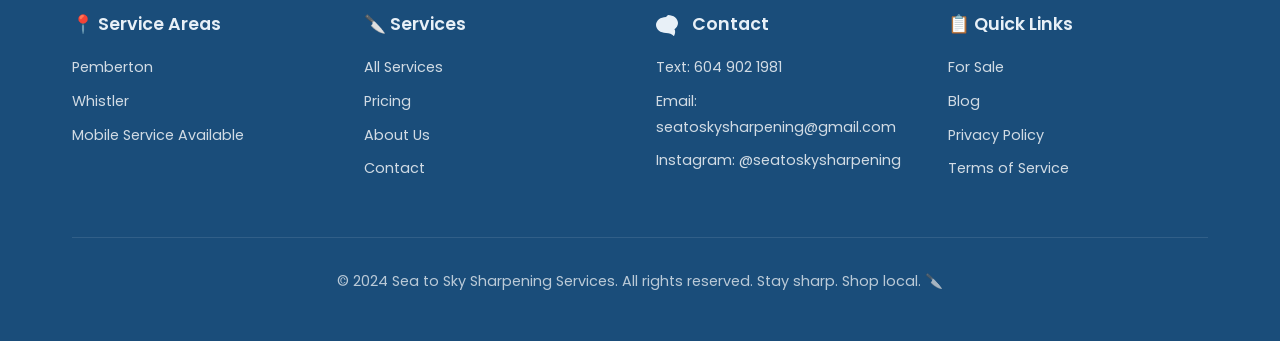
<file: blog.html>
<!DOCTYPE html>
<html lang="en">
<head>
    <meta charset="UTF-8">
    <meta name="viewport" content="width=device-width, initial-scale=1.0">
    <meta name="description" content="Expert blade care tips and knife sharpening guides from Sea to Sky Sharpening. Learn kitchen knife maintenance, garden tool care, and professional sharpening advice for Pemberton, Whistler & Squamish.">
    <meta name="keywords" content="knife sharpening guide, blade maintenance, kitchen knife care, garden tool sharpening, Pemberton sharpening, Whistler knife service, Squamish blade sharpening, professional sharpening tips">
    <title>Knife Sharpening Tips & Blade Care Guide | Pemberton, Whistler & Squamish</title>
    <link rel="icon" href="assets/branding/Sea to Sky sharpening Transparent.png" type="image/png">
    <link rel="stylesheet" href="css/styles.css">
    <link href="https://fonts.googleapis.com/css2?family=Poppins:wght@300;400;500;600;700;800&display=swap" rel="stylesheet">
    <!-- Local Business & Blog Schema Markup -->
    <script type="application/ld+json">
    {
      "@context": "https://schema.org",
      "@type": "LocalBusiness",
      "name": "Sea to Sky Sharpening",
      "description": "Professional knife and blade sharpening services in Pemberton, Whistler & Squamish",
      "url": "https://seatoskysharpening.com",
      "telephone": "604-902-1981",
      "areaServed": ["Pemberton", "Whistler", "Squamish", "Sea-to-Sky Corridor"],
      "serviceType": "Professional Knife Sharpening"
    }
    </script>
</head>
<body>
    <a class="skip-link" href="#main">Skip to main content</a>
    
    <!-- Navigation -->
    <nav class="navbar" role="navigation" aria-label="Main Navigation">
        <div class="nav-container">
            <div class="nav-left">
                <div class="nav-brand">
                    <a href="index.html">
                        <img src="assets/branding/Sea to Sky sharpening Transparent.png" alt="Sea to Sky Sharpening Logo" class="logo">
                    </a>
                </div>
                <div class="nav-contact-desktop">
                    <div class="nav-contact-left">
                        <a href="https://wa.me/16049021981" class="contact-link phone">
                            <span class="label">Text:</span> 604 902 1981
                        </a>
                        <a href="mailto:seatoskysharpening@gmail.com" class="contact-link email">
                            <span class="label">Email:</span> seatoskysharpening@gmail.com
                        </a>
                    </div>
                    <div class="nav-contact-right">
                        <a href="https://www.instagram.com/seatoskysharpening/" class="contact-link" target="_blank" rel="noopener noreferrer" aria-label="Follow us on Instagram" title="Instagram">
                            <svg width="20" height="20" viewBox="0 0 24 24" fill="currentColor" xmlns="http://www.w3.org/2000/svg"><rect x="2" y="2" width="20" height="20" rx="5" ry="5"/><path d="M16 11.37A4 4 0 1 1 12.63 8 4 4 0 0 1 16 11.37z" fill="white"/><circle cx="17.5" cy="6.5" r="1.5" fill="white"/></svg>
                        </a>
                        <a href="https://www.facebook.com/seatoskysharpenings/" class="contact-link" target="_blank" rel="noopener noreferrer" aria-label="Follow us on Facebook" title="Facebook">
                            <svg width="20" height="20" viewBox="0 0 24 24" fill="currentColor" xmlns="http://www.w3.org/2000/svg"><path d="M12 2C6.48 2 2 6.48 2 12s4.48 10 10 10 10-4.48 10-10S17.52 2 12 2zm3.7 10h-2.6v8.4h-3.5V12h-2V9.3h2V7.3c0-1.7.4-4.3 2.7-4.3 1.5 0 2.8.3 2.8.3v3h-1.9c-1.5 0-1.8.7-1.8 1.5v2h3.5l-.5 2.7z" fill="currentColor"/></svg>
                        </a>
                    </div>
                </div>
            </div>
            <button class="nav-toggle" id="navToggle" aria-label="Toggle navigation">
                <span></span>
                <span></span>
                <span></span>
            </button>
            <div class="nav-menu" id="navMenu">
                <ul class="nav-links">
                    <li><a href="index.html">Home</a></li>
                    <li><a href="services.html">Services</a></li>
                    <li><a href="for-sale.html">For Sale</a></li>
                    <li><a href="about.html">About</a></li>
                    <li><a href="blog.html" class="active">Blog</a></li>
                    <li><a href="contact.html">Contact</a></li>
                </ul>
                <div class="nav-contact-mobile">
                    <a href="tel:+16049021981" class="contact-link phone">
                        <span class="label">Text:</span> 604 902 1981
                    </a>
                    <a href="mailto:seatoskysharpening@gmail.com" class="contact-link email">
                        <span class="label">Email:</span> seatoskysharpening@gmail.com
                    </a>
                    <a href="https://www.instagram.com/seatoskysharpening/" class="contact-link instagram" target="_blank" rel="noopener noreferrer" aria-label="Follow us on Instagram">
                        <svg width="18" height="18" viewBox="0 0 24 24" fill="none" stroke="currentColor" stroke-width="2" xmlns="http://www.w3.org/2000/svg"><rect x="2" y="2" width="20" height="20" rx="5" ry="5"/><path d="M16 11.37A4 4 0 1 1 12.63 8 4 4 0 0 1 16 11.37z"/><circle cx="17.5" cy="6.5" r="1.5" fill="currentColor"/></svg>
                        <span class="label">Instagram</span>
                    </a>
                </div>
            </div>
        </div>
    </nav>

    <main id="main">
        <!-- Page Header -->
        <header class="page-header">
            <div class="container">
                <h1>Professional Knife Sharpening Tips & Blade Care Guide</h1>
                <p>Expert advice to keep your kitchen and garden blades sharp and performing at their best. Serving Pemberton, Whistler & Squamish with professional sharpening services</p>
            </div>
        </header>

        <!-- Blog Posts Section -->
        <section>
            <div class="container">
                <div class="grid grid-2">
                    <!-- Blog Post 1 -->
                    <article class="card" itemscope itemtype="https://schema.org/BlogPosting">
                        <div class="card-body">
                            <div style="font-size: 2rem; margin-bottom: 1rem;">🔪</div>
                            <h3 class="card-title" itemprop="headline">How Often Should You Sharpen Kitchen Knives? Professional Schedule Guide</h3>
                            <p style="color: var(--text-muted); font-size: 0.85rem; margin-bottom: 1rem;"><time itemprop="datePublished" datetime="2024-04">April 2024</time></p>
                            <p class="card-text" itemprop="description">A sharp knife is a safe knife. Learn the signs that your kitchen knives need professional sharpening and establish a maintenance schedule that works for your lifestyle. Expert recommendations from Sea to Sky Sharpening in Pemberton, Whistler & Squamish.</p>
                            <a href="#" style="color: var(--accent); text-decoration: none; font-weight: 600;">Read More →</a>
                        </div>
                    </article>

                    <!-- Blog Post 2 -->
                    <article class="card" itemscope itemtype="https://schema.org/BlogPosting">
                        <div class="card-body">
                            <div style="font-size: 2rem; margin-bottom: 1rem;">✂️</div>
                            <h3 class="card-title" itemprop="headline">Garden Tool Sharpening: Keep Pruners & Shears Sharp for Better Results</h3>
                            <p style="color: var(--text-muted); font-size: 0.85rem; margin-bottom: 1rem;"><time itemprop="datePublished" datetime="2024-04">April 2024</time></p>
                            <p class="card-text" itemprop="description">Sharp pruners, shears, and garden tools aren't just more effective—they're safer and better for your plants. Professional garden tool sharpening services in Pemberton, Whistler & Squamish. Get expert maintenance from Sea to Sky Sharpening.</p>
                            <a href="#" style="color: var(--accent); text-decoration: none; font-weight: 600;">Read More →</a>
                        </div>
                    </article>

                    <!-- Blog Post 3 -->
                    <article class="card" itemscope itemtype="https://schema.org/BlogPosting">
                        <div class="card-body">
                            <div style="font-size: 2rem; margin-bottom: 1rem;">🌸</div>
                            <h3 class="card-title" itemprop="headline">Japanese vs Western Kitchen Knives: Sharpening Differences & Proper Care</h3>
                            <p style="color: var(--text-muted); font-size: 0.85rem; margin-bottom: 1rem;"><time itemprop="datePublished" datetime="2024-03">March 2024</time></p>
                            <p class="card-text" itemprop="description">Understanding the differences between Japanese and Western knife styles helps you maintain them properly. Learn about blade composition, sharpening angles, and best practices from Sea to Sky Sharpening professionals serving Whistler, Pemberton & Squamish.</p>
                            <a href="#" style="color: var(--accent); text-decoration: none; font-weight: 600;">Read More →</a>
                        </div>
                    </article>

                    <!-- Blog Post 4 -->
                    <article class="card" itemscope itemtype="https://schema.org/BlogPosting">
                        <div class="card-body">
                            <div style="font-size: 2rem; margin-bottom: 1rem;">🔧</div>
                            <h3 class="card-title" itemprop="headline">At-Home Blade Care: Daily Maintenance Between Professional Sharpening</h3>
                            <p style="color: var(--text-muted); font-size: 0.85rem; margin-bottom: 1rem;"><time itemprop="datePublished" datetime="2024-03">March 2024</time></p>
                            <p class="card-text" itemprop="description">Professional sharpening from Sea to Sky is important, but proper daily care extends the time between visits. Explore honing techniques, storage tips, and daily practices. Get expert sharpening in Pemberton, Whistler or Squamish today.</p>
                            <a href="#" style="color: var(--accent); text-decoration: none; font-weight: 600;">Read More →</a>
                        </div>
                    </article>

                    <!-- Blog Post 5 -->
                    <article class="card" itemscope itemtype="https://schema.org/BlogPosting">
                        <div class="card-body">
                            <div style="font-size: 2rem; margin-bottom: 1rem;">⚡</div>
                            <h3 class="card-title" itemprop="headline">When to Get Professional Knife Sharpening: 7 Warning Signs Your Blade Needs Service</h3>
                            <p style="color: var(--text-muted); font-size: 0.85rem; margin-bottom: 1rem;"><time itemprop="datePublished" datetime="2024-02">February 2024</time></p>
                            <p class="card-text" itemprop="description">Learn the telltale signs that indicate your blade needs professional attention. Expert sharpening in Pemberton, Whistler & Squamish at Sea to Sky Sharpening prevents damage to valuable tools.</p>
                            <a href="#" style="color: var(--accent); text-decoration: none; font-weight: 600;">Read More →</a>
                        </div>
                    </article>

                    <!-- Blog Post 6 -->
                    <article class="card" itemscope itemtype="https://schema.org/BlogPosting">
                        <div class="card-body">
                            <div style="font-size: 2rem; margin-bottom: 1rem;">💡</div>
                            <h3 class="card-title" itemprop="headline">Why Choose Professional Knife Sharpening Over DIY: Precision Equipment & Expert Technique</h3>
                            <p style="color: var(--text-muted); font-size: 0.85rem; margin-bottom: 1rem;"><time itemprop="datePublished" datetime="2024-02">February 2024</time></p>
                            <p class="card-text" itemprop="description">While honing at home is valuable, professional equipment delivers superior results. Sea to Sky Sharpening uses precision equipment serving Pemberton, Whistler, Squamish, and the Sea-to-Sky Corridor to restore blades to factory-fresh sharpness.</p>
                            <a href="#" style="color: var(--accent); text-decoration: none; font-weight: 600;">Read More →</a>
                        </div>
                    </article>
                </div>
            </div>
        </section>

        <!-- Tips Section -->
        <section class="section-alt">
            <div class="container-sm">
                <div class="section-header">
                    <h2>Essential Knife Care Tips for Kitchen & Garden Tools</h2>
                    <p>Maintain your blades between professional sharpening visits to Sea to Sky Sharpening</p>
                </div>

                <div style="display: flex; flex-direction: column; gap: 1.5rem;">
                    <div style="display: flex; gap: var(--spacing-lg); align-items: flex-start;">
                        <div style="font-size: 1.8rem; flex-shrink: 0; min-width: 40px;">1️⃣</div>
                        <div>
                            <h3 style="color: var(--text-dark); margin-bottom: 0.5rem;">Use a Cutting Board</h3>
                            <p style="color: var(--text-light);">Always use a wooden or plastic cutting board. Hard surfaces like granite, glass, or marble dull blades rapidly.</p>
                        </div>
                    </div>

                    <div style="display: flex; gap: var(--spacing-lg); align-items: flex-start;">
                        <div style="font-size: 1.8rem; flex-shrink: 0; min-width: 40px;">2️⃣</div>
                        <div>
                            <h3 style="color: var(--text-dark); margin-bottom: 0.5rem;">Hand Wash Only</h3>
                            <p style="color: var(--text-light);">Avoid the dishwasher! Hand wash your knives and dry them immediately to prevent damage and corrosion.</p>
                        </div>
                    </div>

                    <div style="display: flex; gap: var(--spacing-lg); align-items: flex-start;">
                        <div style="font-size: 1.8rem; flex-shrink: 0; min-width: 40px;">3️⃣</div>
                        <div>
                            <h3 style="color: var(--text-dark); margin-bottom: 0.5rem;">Store Safely</h3>
                            <p style="color: var(--text-light);">Use a knife block, magnetic strip, or blade guards. Loose storage damages edges and is unsafe.</p>
                        </div>
                    </div>

                    <div style="display: flex; gap: var(--spacing-lg); align-items: flex-start;">
                        <div style="font-size: 1.8rem; flex-shrink: 0; min-width: 40px;">4️⃣</div>
                        <div>
                            <h3 style="color: var(--text-dark); margin-bottom: 0.5rem;">Hone Regularly</h3>
                            <p style="color: var(--text-light);">Use a honing steel 1–2 times per week to realign the blade's edge between professional sharpenings.</p>
                        </div>
                    </div>

                    <div style="display: flex; gap: var(--spacing-lg); align-items: flex-start;">
                        <div style="font-size: 1.8rem; flex-shrink: 0; min-width: 40px;">5️⃣</div>
                        <div>
                            <h3 style=\"color: var(--text-dark); margin-bottom: 0.5rem;\">Professional Knife Sharpening Service</h3>
                            <p style="color: var(--text-light);">Bring your kitchen knives, garden tools, and blades to Sea to Sky Sharpening in Pemberton, Whistler or Squamish for professional restoration. Schedule every 3–6 months for optimal blade performance.</p>
                        </div>
                    </div>
                </div>
            </div>
        </section>

        <!-- Newsletter CTA -->
        <section>
            <div class="container-sm">
                <div style="background: linear-gradient(135deg, var(--primary) 0%, var(--steel) 100%); border-radius: var(--radius); padding: 2.5rem; text-align: center; color: var(--white);">
                    <h2 style="font-size: 1.8rem; margin-bottom: 1rem;">Stay Sharp with Our Tips</h2>
                    <p style="margin-bottom: 1.5rem; color: rgba(255,255,255,0.9);">Follow us on Instagram for weekly sharpening tips, blade care advice, and special offers.</p>
                    <a href="https://www.instagram.com/seatoskysharpening/" target="_blank" rel="noopener noreferrer" class="btn btn-secondary">Follow us on Instagram</a>
                </div>
            </div>
        </section>

        <!-- CTA -->
        <section style="background: var(--secondary); text-align: center;">
            <div class="container">
                <h2 style="font-size: 2rem; margin-bottom: 1rem; color: var(--text-dark);">Ready for Professional Knife Sharpening in Pemberton, Whistler or Squamish?</h2>
                <p style="font-size: 1.1rem; margin-bottom: 2rem; color: var(--text-light);">Let Sea to Sky Sharpening experts restore your kitchen knives, garden tools, and blades to razor-sharp perfection.</p>
                <a href="contact.html" class="btn btn-primary">Book Your Professional Sharpening Today</a>
            </div>
        </section>
    </main>

    <!-- Footer -->
    <footer>
        <div class="container">
            <div class="footer-content">
                <div class="footer-section">
                    <h3>📍 Service Areas</h3>
                    <ul>
                        <li><a href="#">Pemberton</a></li>
                        <li><a href="#">Whistler</a></li>
                        <li><a href="#">Mobile Service Available</a></li>
                    </ul>
                </div>
                <div class="footer-section">
                    <h3>🔪 Services</h3>
                    <ul>
                        <li><a href="services.html">All Services</a></li>
                        <li><a href="services.html#pricing">Pricing</a></li>
                        <li><a href="about.html">About Us</a></li>
                        <li><a href="contact.html">Contact</a></li>
                    </ul>
                </div>
                <div class="footer-section">
                    <h3><svg width="1.5rem" height="1.5rem" viewBox="0 0 24 24" fill="currentColor" style="display: inline-block; margin-right: 0.5rem; vertical-align: middle;" xmlns="http://www.w3.org/2000/svg"><path d="M12 2c5.523 0 10 3.582 10 8 0 2.585-1.391 4.854-3.522 6.311 1.024 1.606.977 4.121-.456 6.689H17.75c-1.842-2.085-4.512-2.988-7.75-2.988-5.523 0-10-3.582-10-8s4.477-8 10-8z"/></svg> Contact</h3>
                    <ul>
                        <li><a href="tel:+16049021981">Text: 604 902 1981</a></li>
                        <li><a href="mailto:seatoskysharpening@gmail.com">Email: seatoskysharpening@gmail.com</a></li>
                        <li><a href="https://www.instagram.com/seatoskysharpening/" target="_blank" rel="noopener noreferrer">Instagram: @seatoskysharpening</a></li>
                    </ul>
                </div>
                <div class="footer-section">
                    <h3>📋 Quick Links</h3>
                    <ul>
                        <li><a href="for-sale.html">For Sale</a></li>
                        <li><a href="blog.html">Blog</a></li>
                        <li><a href="#">Privacy Policy</a></li>
                        <li><a href="#">Terms of Service</a></li>
                    </ul>
                </div>
            </div>
            <div class="footer-bottom">
                <p>&copy; 2024 Sea to Sky Sharpening Services. All rights reserved. Stay sharp. Shop local. 🔪</p>
            </div>
        </div>
    </footer>

    <script src="js/scripts.js"></script>
</body>
</html>
</file>
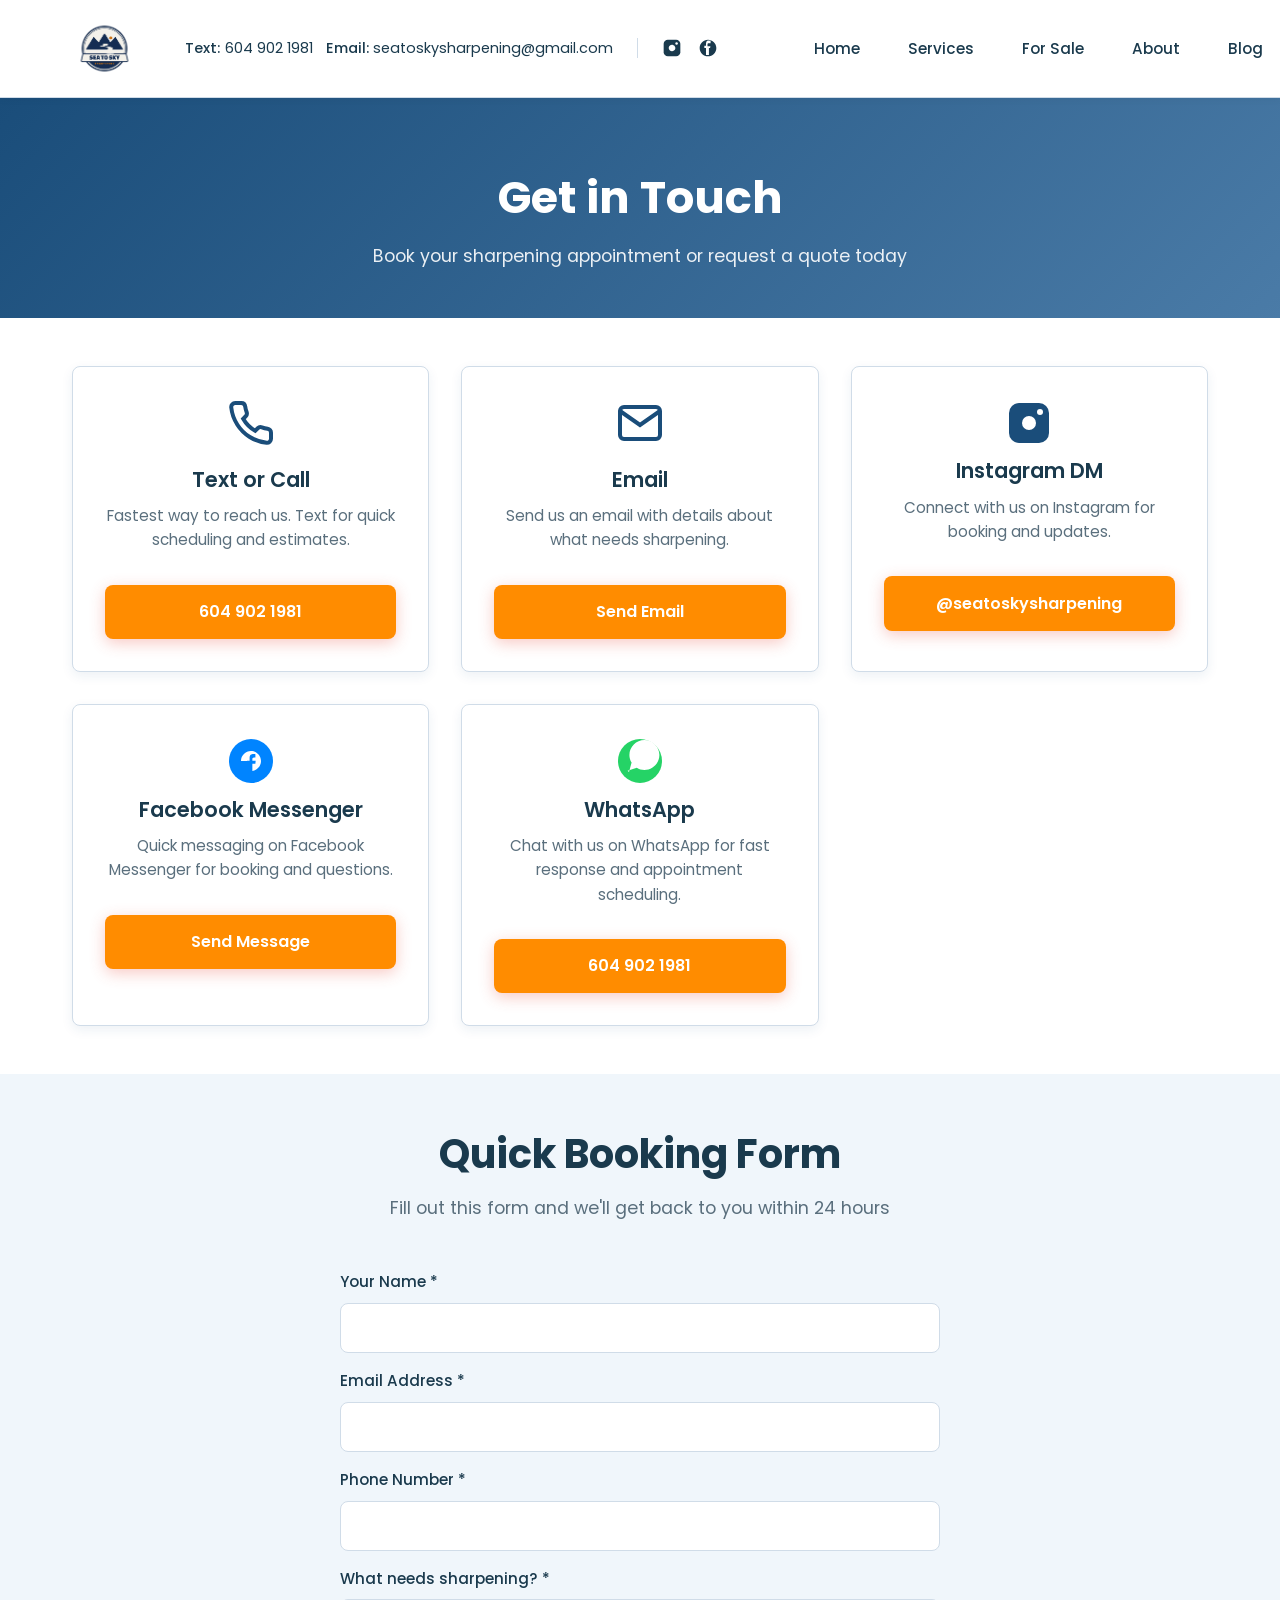
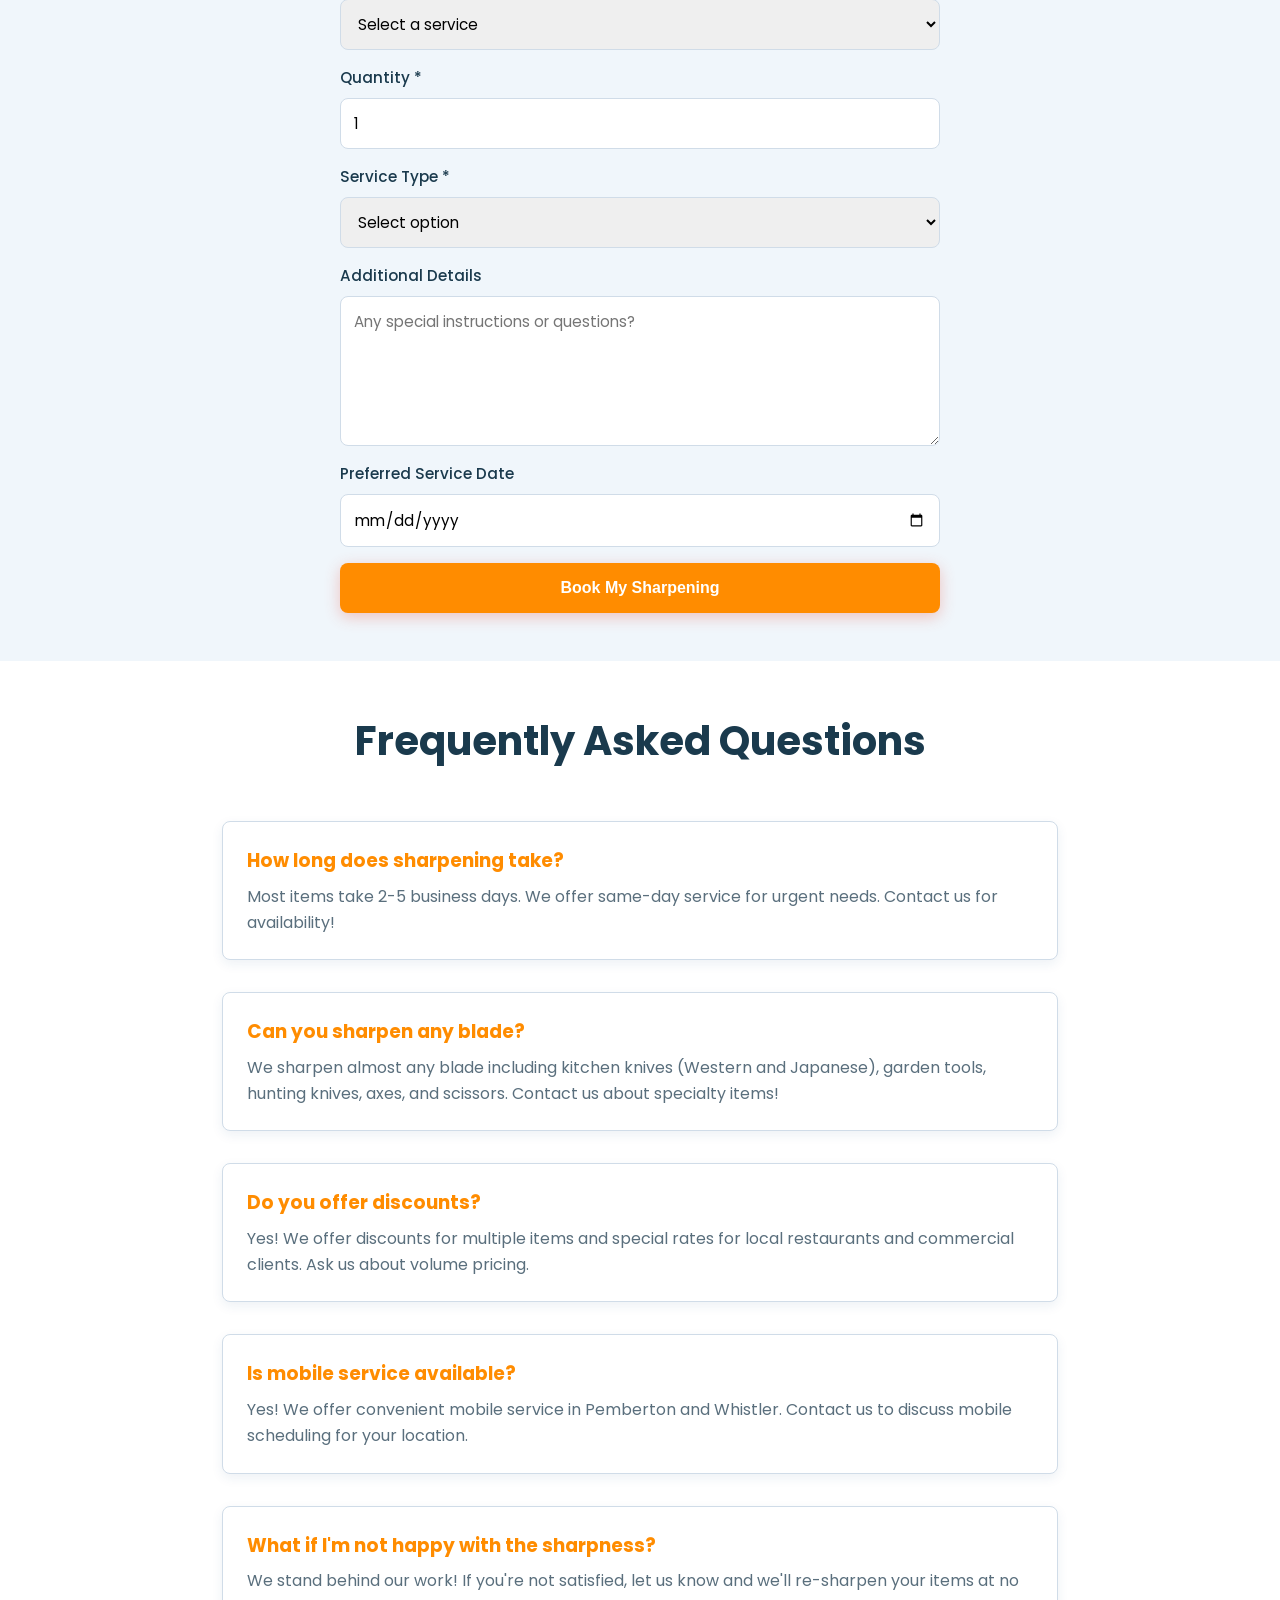
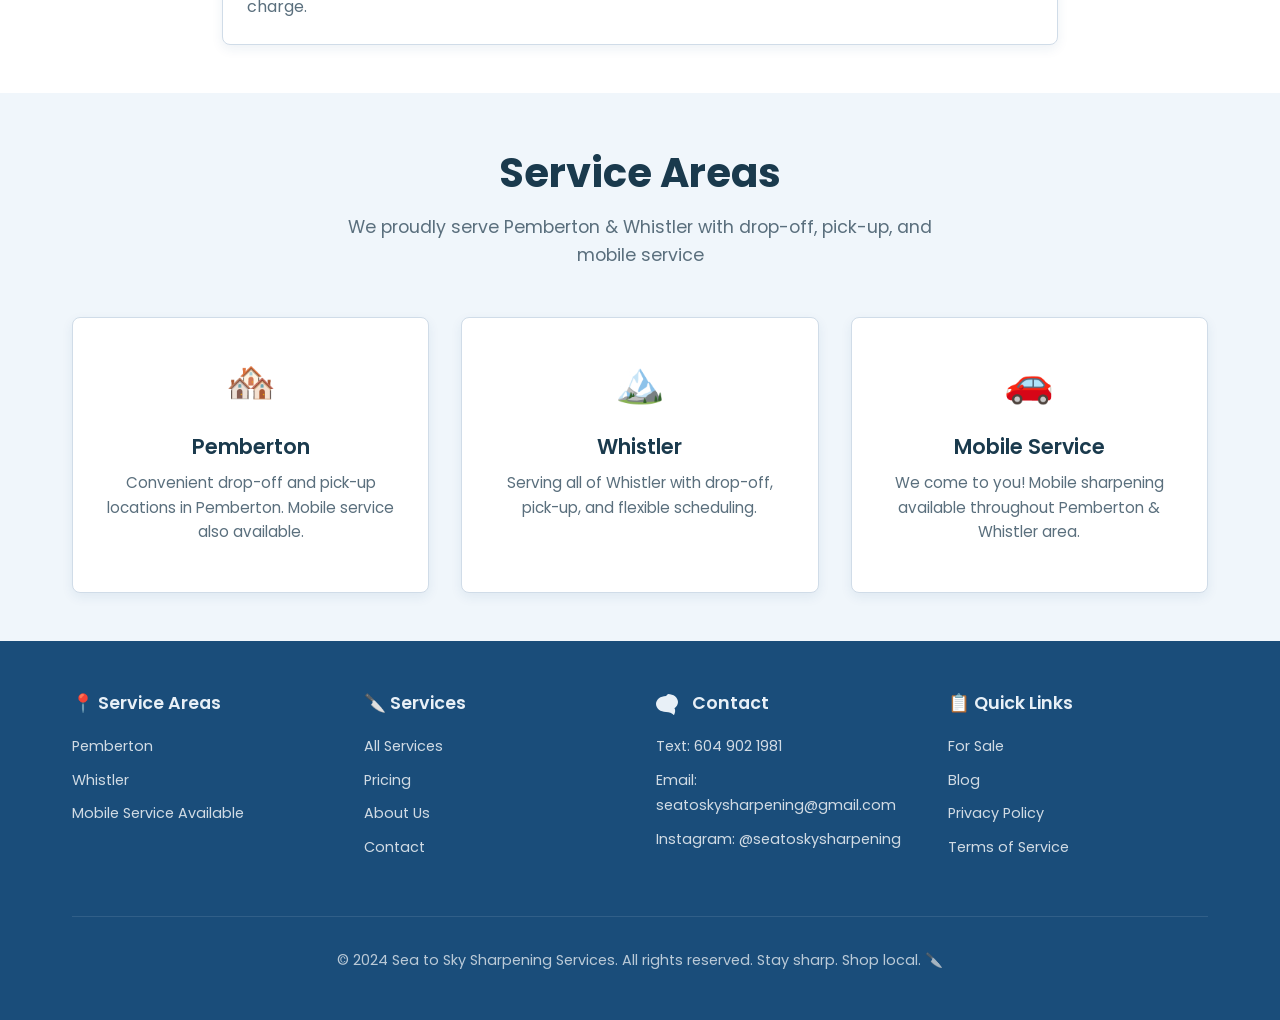
<file: contact.html>
<!DOCTYPE html>
<html lang="en">
<head>
    <meta charset="UTF-8">
    <meta name="viewport" content="width=device-width, initial-scale=1.0">
    <meta name="description" content="Contact Sea to Sky Sharpening Services to book your sharpening appointment or get a quote. Available in Pemberton & Whistler.">
    <meta name="keywords" content="contact, booking, quote, knife sharpening, appointment scheduling">
    <title>Contact | Sea to Sky Sharpening</title>
    <link rel="icon" href="assets/branding/Sea to Sky sharpening Transparent.png" type="image/png">
    <link rel="stylesheet" href="css/styles.css">
    <link href="https://fonts.googleapis.com/css2?family=Poppins:wght@300;400;500;600;700;800&display=swap" rel="stylesheet">
</head>
<body>
    <a class="skip-link" href="#main">Skip to main content</a>
    
    <!-- Navigation -->
    <nav class="navbar" role="navigation" aria-label="Main Navigation">
        <div class="nav-container">
            <div class="nav-left">
                <div class="nav-brand">
                    <a href="index.html">
                        <img src="assets/branding/Sea to Sky sharpening Transparent.png" alt="Sea to Sky Sharpening Logo" class="logo">
                    </a>
                </div>
                <div class="nav-contact-desktop">
                    <div class="nav-contact-left">
                        <a href="https://wa.me/16049021981" class="contact-link phone">
                            <span class="label">Text:</span> 604 902 1981
                        </a>
                        <a href="mailto:seatoskysharpening@gmail.com" class="contact-link email">
                            <span class="label">Email:</span> seatoskysharpening@gmail.com
                        </a>
                    </div>
                    <div class="nav-contact-right">
                        <a href="https://www.instagram.com/seatoskysharpening/" class="contact-link" target="_blank" rel="noopener noreferrer" aria-label="Follow us on Instagram" title="Instagram">
                            <svg width="20" height="20" viewBox="0 0 24 24" fill="currentColor" xmlns="http://www.w3.org/2000/svg"><rect x="2" y="2" width="20" height="20" rx="5" ry="5"/><path d="M16 11.37A4 4 0 1 1 12.63 8 4 4 0 0 1 16 11.37z" fill="white"/><circle cx="17.5" cy="6.5" r="1.5" fill="white"/></svg>
                        </a>
                        <a href="https://www.facebook.com/seatoskysharpenings/" class="contact-link" target="_blank" rel="noopener noreferrer" aria-label="Follow us on Facebook" title="Facebook">
                            <svg width="20" height="20" viewBox="0 0 24 24" fill="currentColor" xmlns="http://www.w3.org/2000/svg"><path d="M12 2C6.48 2 2 6.48 2 12s4.48 10 10 10 10-4.48 10-10S17.52 2 12 2zm3.7 10h-2.6v8.4h-3.5V12h-2V9.3h2V7.3c0-1.7.4-4.3 2.7-4.3 1.5 0 2.8.3 2.8.3v3h-1.9c-1.5 0-1.8.7-1.8 1.5v2h3.5l-.5 2.7z" fill="currentColor"/></svg>
                        </a>
                    </div>
                </div>
            </div>
            <button class="nav-toggle" id="navToggle" aria-label="Toggle navigation">
                <span></span>
                <span></span>
                <span></span>
            </button>
            <div class="nav-menu" id="navMenu">
                <ul class="nav-links">
                    <li><a href="index.html">Home</a></li>
                    <li><a href="services.html">Services</a></li>
                    <li><a href="for-sale.html">For Sale</a></li>
                    <li><a href="about.html">About</a></li>
                    <li><a href="blog.html">Blog</a></li>
                    <li><a href="contact.html" class="active">Contact</a></li>
                </ul>
                <div class="nav-contact-mobile">
                    <a href="tel:+16049021981" class="contact-link phone">
                        <span class="label">Text:</span> 604 902 1981
                    </a>
                    <a href="mailto:seatoskysharpening@gmail.com" class="contact-link email">
                        <span class="label">Email:</span> seatoskysharpening@gmail.com
                    </a>
                    <a href="https://www.instagram.com/seatoskysharpening/" class="contact-link instagram" target="_blank" rel="noopener noreferrer" aria-label="Follow us on Instagram">
                        <svg width="18" height="18" viewBox="0 0 24 24" fill="none" stroke="currentColor" stroke-width="2" xmlns="http://www.w3.org/2000/svg"><rect x="2" y="2" width="20" height="20" rx="5" ry="5"/><path d="M16 11.37A4 4 0 1 1 12.63 8 4 4 0 0 1 16 11.37z"/><circle cx="17.5" cy="6.5" r="1.5" fill="currentColor"/></svg>
                        <span class="label">Instagram</span>
                    </a>
                </div>
            </div>
        </div>
    </nav>

    <main id="main">
        <!-- Page Header -->
        <header class="page-header">
            <div class="container">
                <h1>Get in Touch</h1>
                <p>Book your sharpening appointment or request a quote today</p>
            </div>
        </header>

        <!-- Contact Options -->
        <section>
            <div class="container">
                <div class="grid" style="grid-template-columns: repeat(auto-fit, minmax(280px, 1fr)); gap: var(--spacing-lg);">
                    <div class="card text-center">
                        <div class="card-body">
                            <svg width="3rem" height="3rem" viewBox="0 0 24 24" fill="none" stroke="var(--primary)" stroke-width="2" style="margin: 0 auto 1rem; display: block;" xmlns="http://www.w3.org/2000/svg"><path d="M22 16.92v3a2 2 0 0 1-2.18 2 19.79 19.79 0 0 1-8.63-3.07 19.5 19.5 0 0 1-6-6 19.79 19.79 0 0 1-3.07-8.67A2 2 0 0 1 4.11 2h3a2 2 0 0 1 2 1.72 12.84 12.84 0 0 0 .7 2.81 2 2 0 0 1-.45 2.11L8.09 9.91a16 16 0 0 0 6 6l1.27-1.27a2 2 0 0 1 2.11-.45 12.84 12.84 0 0 0 2.81.7A2 2 0 0 1 22 16.92z"></path></svg>
                            <h3 class="card-title">Text or Call</h3>
                            <p class="card-text mb-2">Fastest way to reach us. Text for quick scheduling and estimates.</p>
                            <a href="tel:+16049021981" class="btn btn-primary" style="width: 100%;">604 902 1981</a>
                        </div>
                    </div>

                    <div class="card text-center">
                        <div class="card-body">
                            <svg width="3rem" height="3rem" viewBox="0 0 24 24" fill="none" stroke="var(--primary)" stroke-width="2" style="margin: 0 auto 1rem; display: block;" xmlns="http://www.w3.org/2000/svg"><path d="M4 4h16c1.1 0 2 .9 2 2v12c0 1.1-.9 2-2 2H4c-1.1 0-2-.9-2-2V6c0-1.1.9-2 2-2z"></path><polyline points="22,6 12,13 2,6"></polyline></svg>
                            <h3 class="card-title">Email</h3>
                            <p class="card-text mb-2">Send us an email with details about what needs sharpening.</p>
                            <a href="mailto:seatoskysharpening@gmail.com" class="btn btn-primary" style="width: 100%;">Send Email</a>
                        </div>
                    </div>

                    <div class="card text-center">
                        <div class="card-body">
                            <svg width="3rem" height="3rem" viewBox="0 0 24 24" fill="var(--primary)" xmlns="http://www.w3.org/2000/svg"><rect x="2" y="2" width="20" height="20" rx="5" ry="5"/><circle cx="12" cy="12" r="3.5" fill="white"/><circle cx="17.5" cy="6.5" r="1.5" fill="white"/></svg>
                            <h3 class="card-title">Instagram DM</h3>
                            <p class="card-text mb-2">Connect with us on Instagram for booking and updates.</p>
                            <a href="https://www.instagram.com/seatoskysharpening/" target="_blank" rel="noopener noreferrer" class="btn btn-primary" style="width: 100%;">@seatoskysharpening</a>
                        </div>
                    </div>

                    <div class="card text-center">
                        <div class="card-body">
                            <svg width="3rem" height="3rem" viewBox="0 0 24 24" fill="#0084FF" xmlns="http://www.w3.org/2000/svg"><circle cx="12" cy="12" r="11" fill="#0084FF"/><path d="M7 12c0-2.761 2.239-5 5-5s5 2.239 5 5c0 2.523-1.863 4.604-4.32 4.962v-3.543h1.507l.143-1.523h-1.65V11.1c0-.417.167-.824.823-.824h.7V8.6c-.121-.016-.536-.051-1.018-.051-1.007 0-1.888.358-1.888 2.118v1.189h-1.268V12z" fill="white"/></svg>
                            <h3 class="card-title">Facebook Messenger</h3>
                            <p class="card-text mb-2">Quick messaging on Facebook Messenger for booking and questions.</p>
                            <a href="https://m.me/seatoskysharpenings" target="_blank" rel="noopener noreferrer" class="btn btn-primary" style="width: 100%;">Send Message</a>
                        </div>
                    </div>

                    <div class="card text-center">
                        <div class="card-body">
                            <svg width="3rem" height="3rem" viewBox="0 0 24 24" fill="#25D366" xmlns="http://www.w3.org/2000/svg"><circle cx="12" cy="12" r="11" fill="#25D366"/><path d="M6.5 17.5l1.3-4.7c-.7-1.1-1.1-2.4-1.1-3.8 0-4.1 3.4-7.5 7.5-7.5s7.5 3.4 7.5 7.5-3.4 7.5-7.5 7.5c-1.4 0-2.7-.4-3.8-1.1l-4.6 1.5z" fill="white"/></svg>
                            <h3 class="card-title">WhatsApp</h3>
                            <p class="card-text mb-2">Chat with us on WhatsApp for fast response and appointment scheduling.</p>
                            <a href="https://wa.me/16049021981" target="_blank" rel="noopener noreferrer" class="btn btn-primary" style="width: 100%;">604 902 1981</a>
                        </div>
                    </div>
                </div>
            </div>
        </section>

        <!-- Contact Form Section -->
        <section class="section-alt">
            <div class="container-sm">
                <div class="section-header">
                    <h2>Quick Booking Form</h2>
                    <p>Fill out this form and we'll get back to you within 24 hours</p>
                </div>

                <form action="thank-you.html" method="POST" style="max-width: 600px; margin: 0 auto;">
                    <div class="form-group">
                        <label for="name">Your Name *</label>
                        <input type="text" id="name" name="name" required>
                    </div>

                    <div class="form-group">
                        <label for="email">Email Address *</label>
                        <input type="email" id="email" name="email" required>
                    </div>

                    <div class="form-group">
                        <label for="phone">Phone Number *</label>
                        <input type="tel" id="phone" name="phone" required>
                    </div>

                    <div class="form-group">
                        <label for="service">What needs sharpening? *</label>
                        <select id="service" name="service" required>
                            <option value="">Select a service</option>
                            <option value="western-knives">Western Kitchen Knives</option>
                            <option value="japanese-knives">Japanese Kitchen Knives</option>
                            <option value="garden-pruners">Garden Pruners</option>
                            <option value="garden-shears">Garden Shears</option>
                            <option value="hunting-knives">Hunting & Pocket Knives</option>
                            <option value="axes-hatchets">Axes & Hatchets</option>
                            <option value="scissors">Scissors</option>
                            <option value="multiple">Multiple Items</option>
                            <option value="other">Other / Not Sure</option>
                        </select>
                    </div>

                    <div class="form-group">
                        <label for="quantity">Quantity *</label>
                        <input type="number" id="quantity" name="quantity" min="1" value="1" required>
                    </div>

                    <div class="form-group">
                        <label for="service-type">Service Type *</label>
                        <select id="service-type" name="service-type" required>
                            <option value="">Select option</option>
                            <option value="drop-off-pemberton">Drop-off in Pemberton</option>
                            <option value="drop-off-whistler">Drop-off in Whistler</option>
                            <option value="mobile-service">Mobile Service</option>
                            <option value="not-sure">Not Sure - Need Help</option>
                        </select>
                    </div>

                    <div class="form-group">
                        <label for="message">Additional Details</label>
                        <textarea id="message" name="message" placeholder="Any special instructions or questions?"></textarea>
                    </div>

                    <div class="form-group">
                        <label for="date">Preferred Service Date</label>
                        <input type="date" id="date" name="date">
                    </div>

                    <button type="submit" class="btn btn-primary" style="width: 100%; padding: 1rem;">Book My Sharpening</button>
                </form>
            </div>
        </section>

        <!-- FAQ Section -->
        <section>
            <div class="container-sm">
                <div class="section-header">
                    <h2>Frequently Asked Questions</h2>
                </div>

                <div style="display: flex; flex-direction: column; gap: var(--spacing-lg);">
                    <div style="background: var(--white); padding: 1.5rem; border-radius: var(--radius); border: 1px solid var(--border); box-shadow: var(--shadow-sm);">
                        <h3 style="margin-bottom: 0.5rem; color: var(--accent);">How long does sharpening take?</h3>
                        <p style="color: var(--text-light);">Most items take 2-5 business days. We offer same-day service for urgent needs. Contact us for availability!</p>
                    </div>

                    <div style="background: var(--white); padding: 1.5rem; border-radius: var(--radius); border: 1px solid var(--border); box-shadow: var(--shadow-sm);">
                        <h3 style="margin-bottom: 0.5rem; color: var(--accent);">Can you sharpen any blade?</h3>
                        <p style="color: var(--text-light);">We sharpen almost any blade including kitchen knives (Western and Japanese), garden tools, hunting knives, axes, and scissors. Contact us about specialty items!</p>
                    </div>

                    <div style="background: var(--white); padding: 1.5rem; border-radius: var(--radius); border: 1px solid var(--border); box-shadow: var(--shadow-sm);">
                        <h3 style="margin-bottom: 0.5rem; color: var(--accent);">Do you offer discounts?</h3>
                        <p style="color: var(--text-light);">Yes! We offer discounts for multiple items and special rates for local restaurants and commercial clients. Ask us about volume pricing.</p>
                    </div>

                    <div style="background: var(--white); padding: 1.5rem; border-radius: var(--radius); border: 1px solid var(--border); box-shadow: var(--shadow-sm);">
                        <h3 style="margin-bottom: 0.5rem; color: var(--accent);">Is mobile service available?</h3>
                        <p style="color: var(--text-light);">Yes! We offer convenient mobile service in Pemberton and Whistler. Contact us to discuss mobile scheduling for your location.</p>
                    </div>

                    <div style="background: var(--white); padding: 1.5rem; border-radius: var(--radius); border: 1px solid var(--border); box-shadow: var(--shadow-sm);">
                        <h3 style="margin-bottom: 0.5rem; color: var(--accent);">What if I'm not happy with the sharpness?</h3>
                        <p style="color: var(--text-light);">We stand behind our work! If you're not satisfied, let us know and we'll re-sharpen your items at no charge.</p>
                    </div>
                </div>
            </div>
        </section>

        <!-- Service Areas -->
        <section class="section-alt">
            <div class="container">
                <div class="section-header">
                    <h2>Service Areas</h2>
                    <p>We proudly serve Pemberton & Whistler with drop-off, pick-up, and mobile service</p>
                </div>

                <div class="grid grid-3">
                    <div class="card text-center">
                        <div class="card-body">
                            <div style="font-size: 2.5rem; margin-bottom: 1rem;">🏘️</div>
                            <h3 class="card-title">Pemberton</h3>
                            <p class="card-text">Convenient drop-off and pick-up locations in Pemberton. Mobile service also available.</p>
                        </div>
                    </div>

                    <div class="card text-center">
                        <div class="card-body">
                            <div style="font-size: 2.5rem; margin-bottom: 1rem;">🏔️</div>
                            <h3 class="card-title">Whistler</h3>
                            <p class="card-text">Serving all of Whistler with drop-off, pick-up, and flexible scheduling.</p>
                        </div>
                    </div>

                    <div class="card text-center">
                        <div class="card-body">
                            <div style="font-size: 2.5rem; margin-bottom: 1rem;">🚗</div>
                            <h3 class="card-title">Mobile Service</h3>
                            <p class="card-text">We come to you! Mobile sharpening available throughout Pemberton & Whistler area.</p>
                        </div>
                    </div>
                </div>
            </div>
        </section>
    </main>

    <!-- Footer -->
    <footer>
        <div class="container">
            <div class="footer-content">
                <div class="footer-section">
                    <h3>📍 Service Areas</h3>
                    <ul>
                        <li><a href="#">Pemberton</a></li>
                        <li><a href="#">Whistler</a></li>
                        <li><a href="#">Mobile Service Available</a></li>
                    </ul>
                </div>
                <div class="footer-section">
                    <h3>🔪 Services</h3>
                    <ul>
                        <li><a href="services.html">All Services</a></li>
                        <li><a href="services.html#pricing">Pricing</a></li>
                        <li><a href="about.html">About Us</a></li>
                        <li><a href="contact.html">Contact</a></li>
                    </ul>
                </div>
                <div class="footer-section">
                    <h3><svg width="1.5rem" height="1.5rem" viewBox="0 0 24 24" fill="currentColor" style="display: inline-block; margin-right: 0.5rem; vertical-align: middle;" xmlns="http://www.w3.org/2000/svg"><path d="M12 2c5.523 0 10 3.582 10 8 0 2.585-1.391 4.854-3.522 6.311 1.024 1.606.977 4.121-.456 6.689H17.75c-1.842-2.085-4.512-2.988-7.75-2.988-5.523 0-10-3.582-10-8s4.477-8 10-8z"/></svg> Contact</h3>
                    <ul>
                        <li><a href="tel:+16049021981">Text: 604 902 1981</a></li>
                        <li><a href="mailto:seatoskysharpening@gmail.com">Email: seatoskysharpening@gmail.com</a></li>
                        <li><a href="https://www.instagram.com/seatoskysharpening/" target="_blank" rel="noopener noreferrer">Instagram: @seatoskysharpening</a></li>
                    </ul>
                </div>
                <div class="footer-section">
                    <h3>📋 Quick Links</h3>
                    <ul>
                        <li><a href="for-sale.html">For Sale</a></li>
                        <li><a href="blog.html">Blog</a></li>
                        <li><a href="#">Privacy Policy</a></li>
                        <li><a href="#">Terms of Service</a></li>
                    </ul>
                </div>
            </div>
            <div class="footer-bottom">
                <p>&copy; 2024 Sea to Sky Sharpening Services. All rights reserved. Stay sharp. Shop local. 🔪</p>
            </div>
        </div>
    </footer>

    <script src="js/scripts.js"></script>
</body>
</html>
</file>
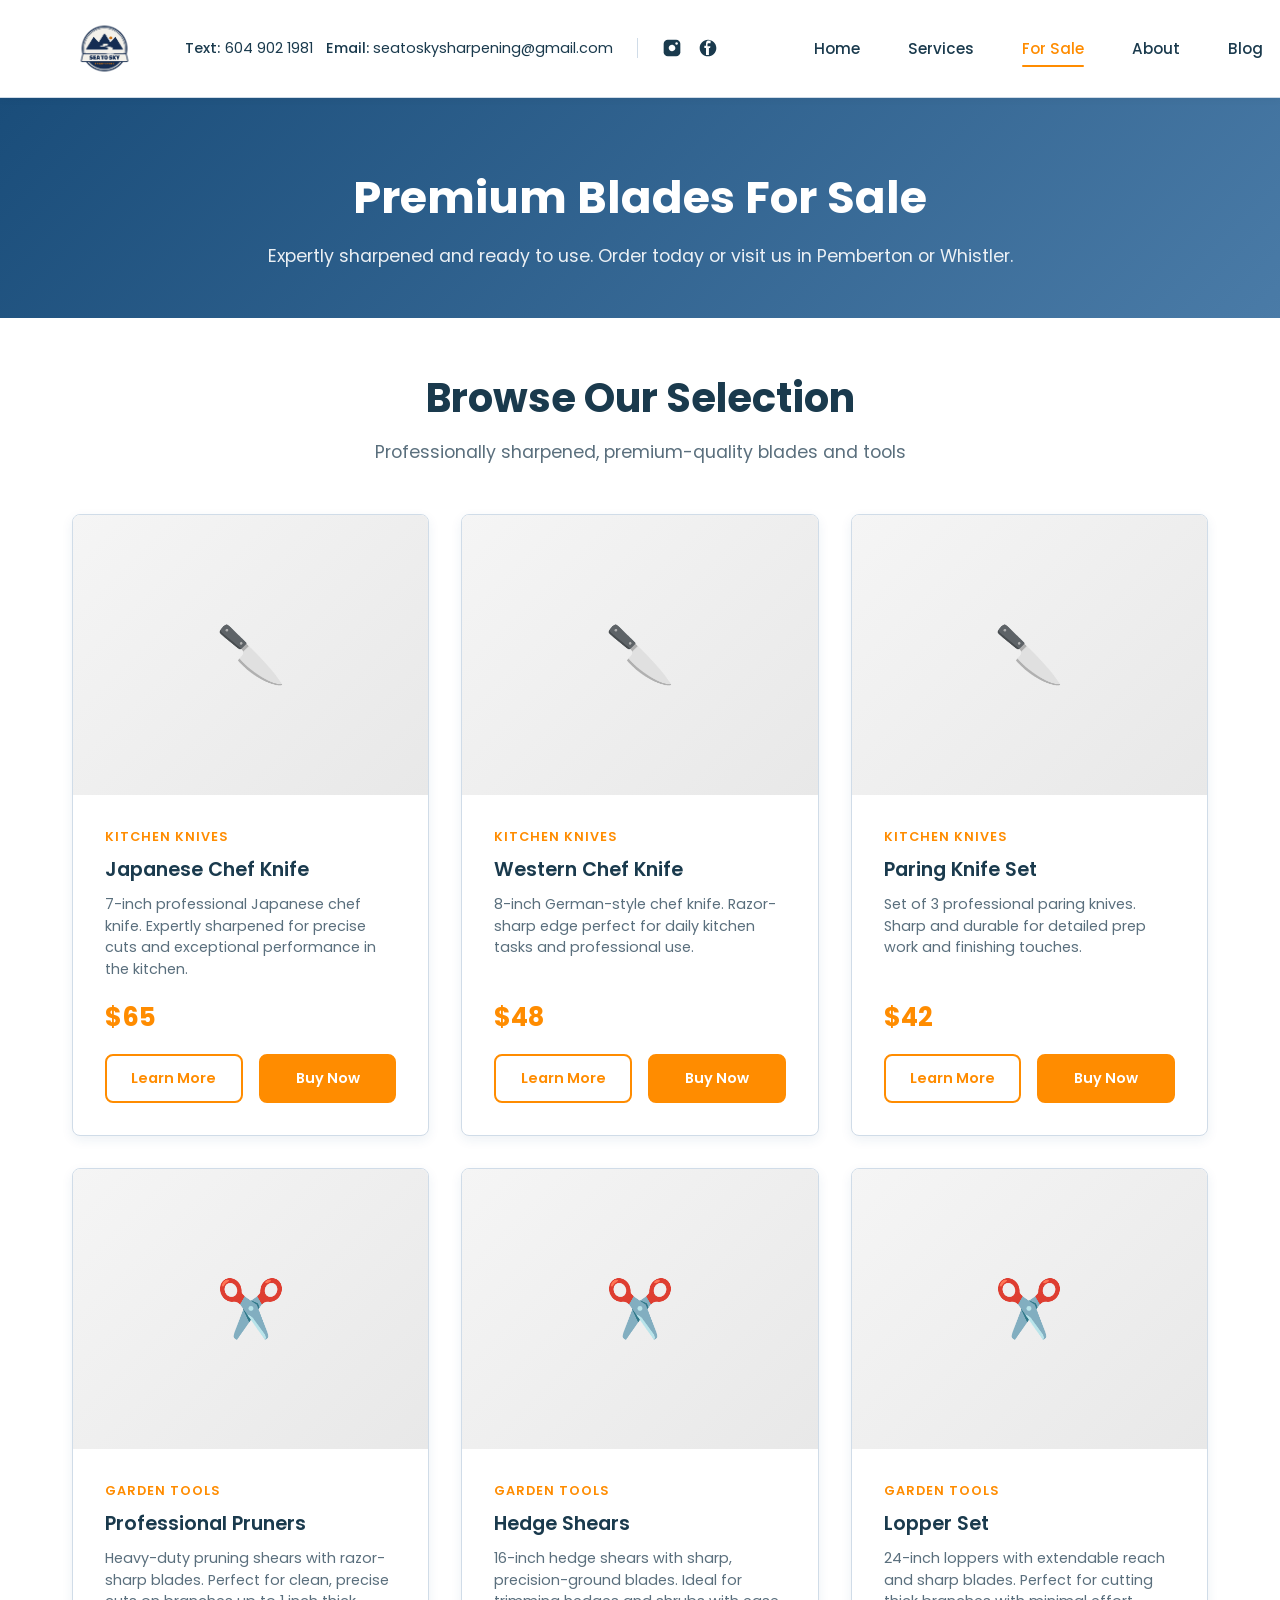
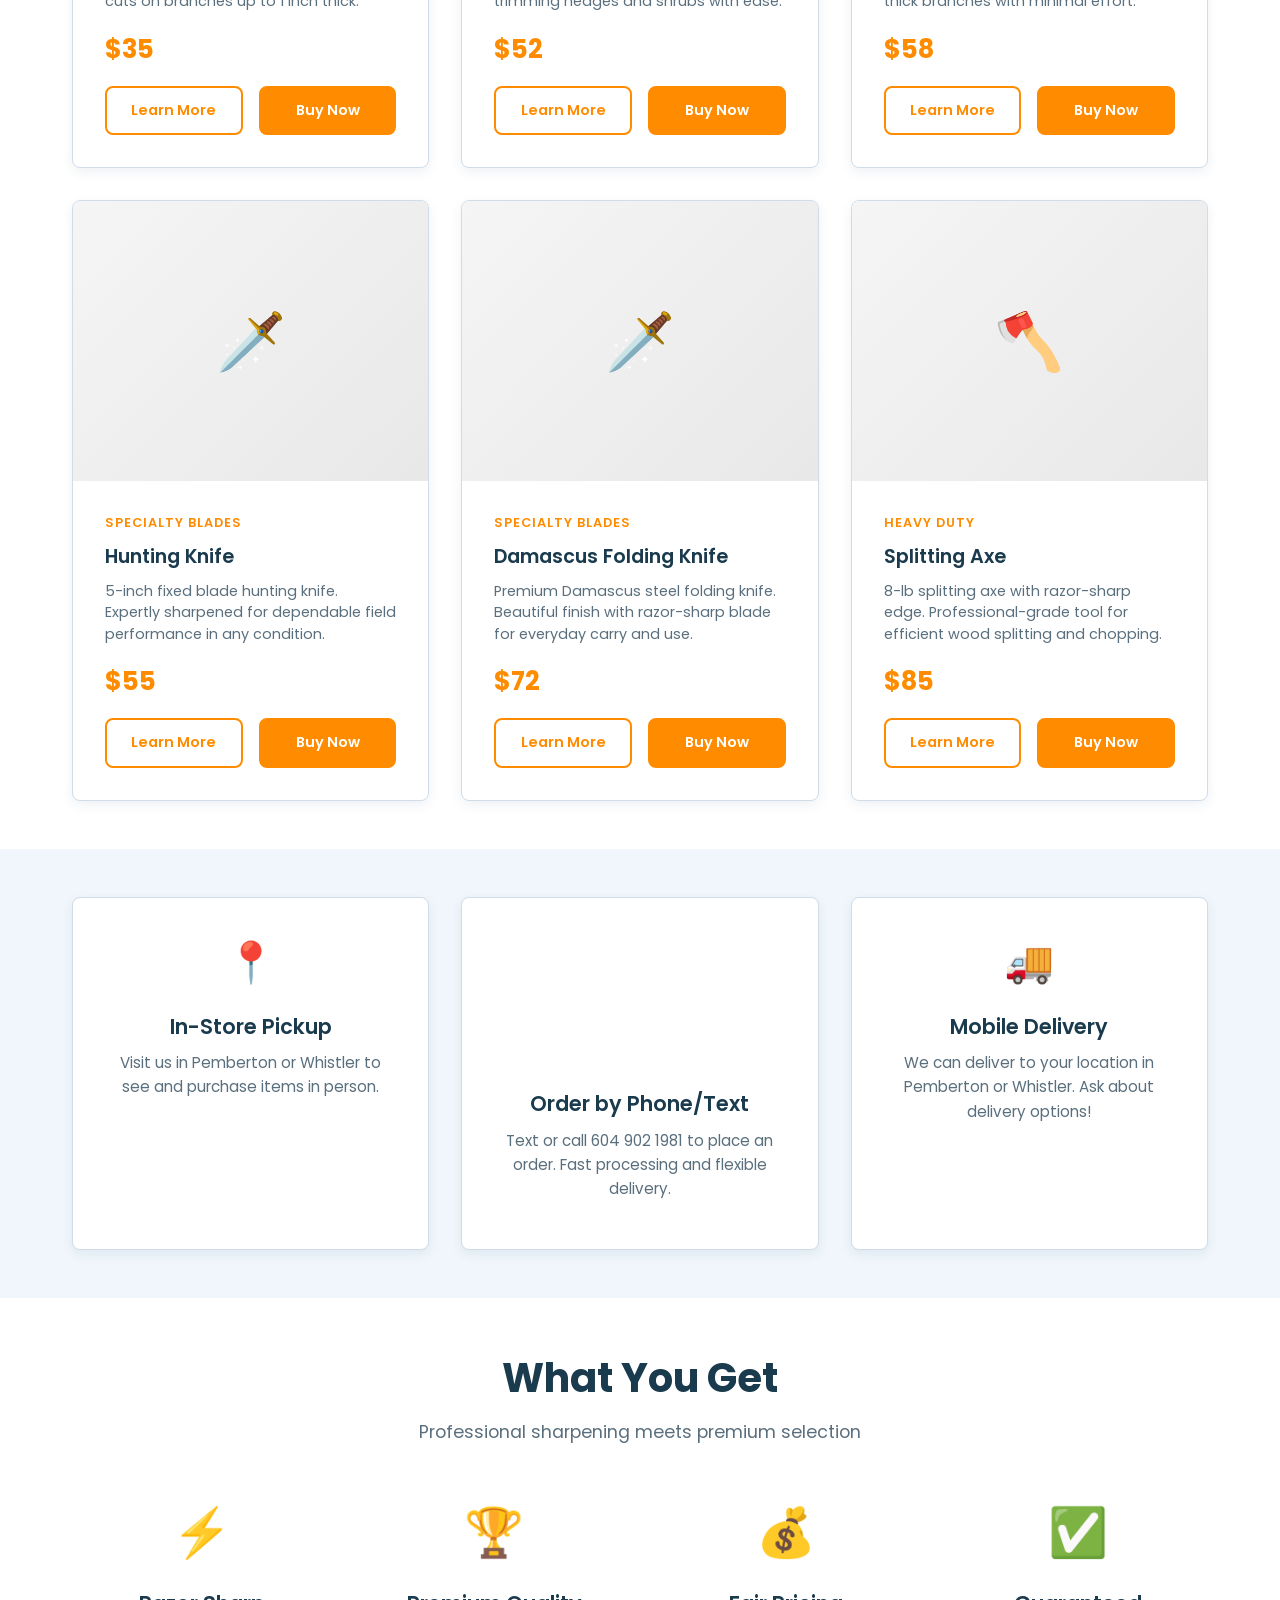
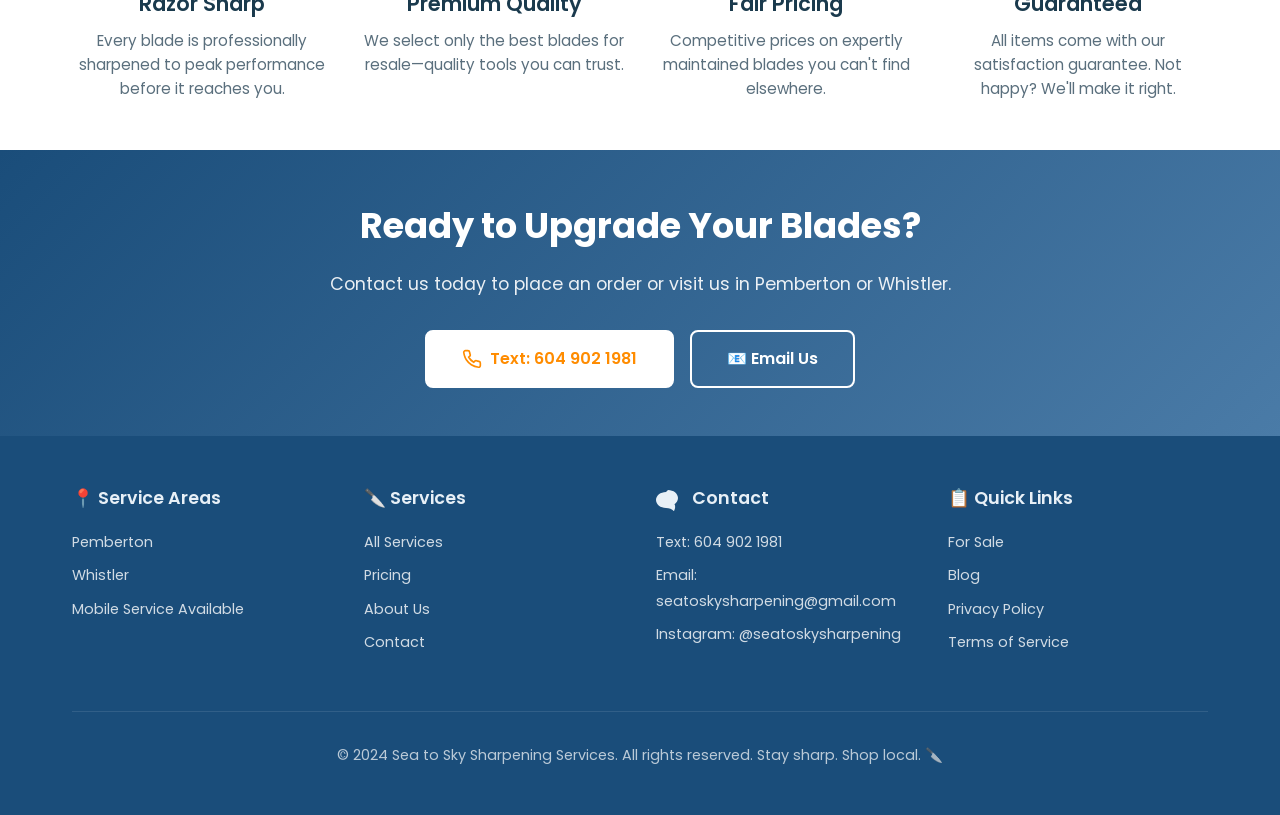
<file: for-sale.html>
<!DOCTYPE html>
<html lang="en">
<head>
    <meta charset="UTF-8">
    <meta name="viewport" content="width=device-width, initial-scale=1.0">
    <meta name="description" content="Premium sharpened knives, tools, and cutting instruments for sale. Professional-grade blades ready for immediate use.">
    <meta name="keywords" content="knives for sale, kitchen knives, garden tools, sharpened blades, premium tools">
    <title>For Sale | Sea to Sky Sharpening</title>
    <link rel="icon" href="assets/branding/Sea to Sky sharpening Transparent.png" type="image/png">
    <link rel="stylesheet" href="css/styles.css">
    <link href="https://fonts.googleapis.com/css2?family=Poppins:wght@300;400;500;600;700;800&display=swap" rel="stylesheet">
</head>
<body>
    <a class="skip-link" href="#main">Skip to main content</a>
    
    <!-- Navigation -->
    <nav class="navbar" role="navigation" aria-label="Main Navigation">
        <div class="nav-container">
            <div class="nav-left">
                <div class="nav-brand">
                    <a href="index.html">
                        <img src="assets/branding/Sea to Sky sharpening Transparent.png" alt="Sea to Sky Sharpening Logo" class="logo">
                    </a>
                </div>
                <div class="nav-contact-desktop">
                    <div class="nav-contact-left">
                        <a href="https://wa.me/16049021981" class="contact-link phone">
                            <span class="label">Text:</span> 604 902 1981
                        </a>
                        <a href="mailto:seatoskysharpening@gmail.com" class="contact-link email">
                            <span class="label">Email:</span> seatoskysharpening@gmail.com
                        </a>
                    </div>
                    <div class="nav-contact-right">
                        <a href="https://www.instagram.com/seatoskysharpening/" class="contact-link" target="_blank" rel="noopener noreferrer" aria-label="Follow us on Instagram" title="Instagram">
                            <svg width="20" height="20" viewBox="0 0 24 24" fill="currentColor" xmlns="http://www.w3.org/2000/svg"><rect x="2" y="2" width="20" height="20" rx="5" ry="5"/><path d="M16 11.37A4 4 0 1 1 12.63 8 4 4 0 0 1 16 11.37z" fill="white"/><circle cx="17.5" cy="6.5" r="1.5" fill="white"/></svg>
                        </a>
                        <a href="https://www.facebook.com/seatoskysharpenings/" class="contact-link" target="_blank" rel="noopener noreferrer" aria-label="Follow us on Facebook" title="Facebook">
                            <svg width="20" height="20" viewBox="0 0 24 24" fill="currentColor" xmlns="http://www.w3.org/2000/svg"><path d="M12 2C6.48 2 2 6.48 2 12s4.48 10 10 10 10-4.48 10-10S17.52 2 12 2zm3.7 10h-2.6v8.4h-3.5V12h-2V9.3h2V7.3c0-1.7.4-4.3 2.7-4.3 1.5 0 2.8.3 2.8.3v3h-1.9c-1.5 0-1.8.7-1.8 1.5v2h3.5l-.5 2.7z" fill="currentColor"/></svg>
                        </a>
                    </div>
                </div>
            </div>
            <button class="nav-toggle" id="navToggle" aria-label="Toggle navigation">
                <span></span>
                <span></span>
                <span></span>
            </button>
            <div class="nav-menu" id="navMenu">
                <ul class="nav-links">
                    <li><a href="index.html">Home</a></li>
                    <li><a href="services.html">Services</a></li>
                    <li><a href="for-sale.html" class="active">For Sale</a></li>
                    <li><a href="about.html">About</a></li>
                    <li><a href="blog.html">Blog</a></li>
                    <li><a href="contact.html">Contact</a></li>
                </ul>
                <div class="nav-contact-mobile">
                    <a href="tel:+16049021981" class="contact-link phone">
                        <span class="label">Text:</span> 604 902 1981
                    </a>
                    <a href="mailto:seatoskysharpening@gmail.com" class="contact-link email">
                        <span class="label">Email:</span> seatoskysharpening@gmail.com
                    </a>
                    <a href="https://www.instagram.com/seatoskysharpening/" class="contact-link instagram" target="_blank" rel="noopener noreferrer" aria-label="Follow us on Instagram">
                        <svg width="18" height="18" viewBox="0 0 24 24" fill="none" stroke="currentColor" stroke-width="2" xmlns="http://www.w3.org/2000/svg"><rect x="2" y="2" width="20" height="20" rx="5" ry="5"/><path d="M16 11.37A4 4 0 1 1 12.63 8 4 4 0 0 1 16 11.37z"/><circle cx="17.5" cy="6.5" r="1.5" fill="currentColor"/></svg>
                        <span class="label">Instagram</span>
                    </a>
                </div>
            </div>
        </div>
    </nav>

    <main id="main">
        <!-- Page Header -->
        <header class="page-header">
            <div class="container">
                <h1>Premium Blades For Sale</h1>
                <p>Expertly sharpened and ready to use. Order today or visit us in Pemberton or Whistler.</p>
            </div>
        </header>

        <!-- Product Grid Section -->
        <section>
            <div class="container">
                <div class="section-header">
                    <h2>Browse Our Selection</h2>
                    <p>Professionally sharpened, premium-quality blades and tools</p>
                </div>

                <div class="product-grid">
                    <!-- Product 1 -->
                    <div class="product-card">
                        <div class="product-image">🔪</div>
                        <div class="product-info">
                            <span class="product-category">Kitchen Knives</span>
                            <h3 class="product-name">Japanese Chef Knife</h3>
                            <p class="product-description">7-inch professional Japanese chef knife. Expertly sharpened for precise cuts and exceptional performance in the kitchen.</p>
                            <div class="product-price">$65</div>
                            <div class="product-actions">
                                <a href="contact.html" class="product-btn">Learn More</a>
                                <a href="tel:+16049021981" class="product-btn product-btn-primary">Buy Now</a>
                            </div>
                        </div>
                    </div>

                    <!-- Product 2 -->
                    <div class="product-card">
                        <div class="product-image">🔪</div>
                        <div class="product-info">
                            <span class="product-category">Kitchen Knives</span>
                            <h3 class="product-name">Western Chef Knife</h3>
                            <p class="product-description">8-inch German-style chef knife. Razor-sharp edge perfect for daily kitchen tasks and professional use.</p>
                            <div class="product-price">$48</div>
                            <div class="product-actions">
                                <a href="contact.html" class="product-btn">Learn More</a>
                                <a href="tel:+16049021981" class="product-btn product-btn-primary">Buy Now</a>
                            </div>
                        </div>
                    </div>

                    <!-- Product 3 -->
                    <div class="product-card">
                        <div class="product-image">🔪</div>
                        <div class="product-info">
                            <span class="product-category">Kitchen Knives</span>
                            <h3 class="product-name">Paring Knife Set</h3>
                            <p class="product-description">Set of 3 professional paring knives. Sharp and durable for detailed prep work and finishing touches.</p>
                            <div class="product-price">$42</div>
                            <div class="product-actions">
                                <a href="contact.html" class="product-btn">Learn More</a>
                                <a href="tel:+16049021981" class="product-btn product-btn-primary">Buy Now</a>
                            </div>
                        </div>
                    </div>

                    <!-- Product 4 -->
                    <div class="product-card">
                        <div class="product-image">✂️</div>
                        <div class="product-info">
                            <span class="product-category">Garden Tools</span>
                            <h3 class="product-name">Professional Pruners</h3>
                            <p class="product-description">Heavy-duty pruning shears with razor-sharp blades. Perfect for clean, precise cuts on branches up to 1 inch thick.</p>
                            <div class="product-price">$35</div>
                            <div class="product-actions">
                                <a href="contact.html" class="product-btn">Learn More</a>
                                <a href="tel:+16049021981" class="product-btn product-btn-primary">Buy Now</a>
                            </div>
                        </div>
                    </div>

                    <!-- Product 5 -->
                    <div class="product-card">
                        <div class="product-image">✂️</div>
                        <div class="product-info">
                            <span class="product-category">Garden Tools</span>
                            <h3 class="product-name">Hedge Shears</h3>
                            <p class="product-description">16-inch hedge shears with sharp, precision-ground blades. Ideal for trimming hedges and shrubs with ease.</p>
                            <div class="product-price">$52</div>
                            <div class="product-actions">
                                <a href="contact.html" class="product-btn">Learn More</a>
                                <a href="tel:+16049021981" class="product-btn product-btn-primary">Buy Now</a>
                            </div>
                        </div>
                    </div>

                    <!-- Product 6 -->
                    <div class="product-card">
                        <div class="product-image">✂️</div>
                        <div class="product-info">
                            <span class="product-category">Garden Tools</span>
                            <h3 class="product-name">Lopper Set</h3>
                            <p class="product-description">24-inch loppers with extendable reach and sharp blades. Perfect for cutting thick branches with minimal effort.</p>
                            <div class="product-price">$58</div>
                            <div class="product-actions">
                                <a href="contact.html" class="product-btn">Learn More</a>
                                <a href="tel:+16049021981" class="product-btn product-btn-primary">Buy Now</a>
                            </div>
                        </div>
                    </div>

                    <!-- Product 7 -->
                    <div class="product-card">
                        <div class="product-image">🗡️</div>
                        <div class="product-info">
                            <span class="product-category">Specialty Blades</span>
                            <h3 class="product-name">Hunting Knife</h3>
                            <p class="product-description">5-inch fixed blade hunting knife. Expertly sharpened for dependable field performance in any condition.</p>
                            <div class="product-price">$55</div>
                            <div class="product-actions">
                                <a href="contact.html" class="product-btn">Learn More</a>
                                <a href="tel:+16049021981" class="product-btn product-btn-primary">Buy Now</a>
                            </div>
                        </div>
                    </div>

                    <!-- Product 8 -->
                    <div class="product-card">
                        <div class="product-image">🗡️</div>
                        <div class="product-info">
                            <span class="product-category">Specialty Blades</span>
                            <h3 class="product-name">Damascus Folding Knife</h3>
                            <p class="product-description">Premium Damascus steel folding knife. Beautiful finish with razor-sharp blade for everyday carry and use.</p>
                            <div class="product-price">$72</div>
                            <div class="product-actions">
                                <a href="contact.html" class="product-btn">Learn More</a>
                                <a href="tel:+16049021981" class="product-btn product-btn-primary">Buy Now</a>
                            </div>
                        </div>
                    </div>

                    <!-- Product 9 -->
                    <div class="product-card">
                        <div class="product-image">🪓</div>
                        <div class="product-info">
                            <span class="product-category">Heavy Duty</span>
                            <h3 class="product-name">Splitting Axe</h3>
                            <p class="product-description">8-lb splitting axe with razor-sharp edge. Professional-grade tool for efficient wood splitting and chopping.</p>
                            <div class="product-price">$85</div>
                            <div class="product-actions">
                                <a href="contact.html" class="product-btn">Learn More</a>
                                <a href="tel:+16049021981" class="product-btn product-btn-primary">Buy Now</a>
                            </div>
                        </div>
                    </div>
                </div>
            </div>
        </section>

        <!-- Availability & Ordering Info -->
        <section class="section-alt">
            <div class="container">
                <div class="grid grid-3">
                    <div class="card text-center">
                        <div class="card-body">
                            <div style="font-size: 2.5rem; margin-bottom: 1rem;">📍</div>
                            <h3 class="card-title">In-Store Pickup</h3>
                            <p class="card-text">Visit us in Pemberton or Whistler to see and purchase items in person.</p>
                        </div>
                    </div>

                    <div class="card text-center">
                        <div class="card-body">
                            <svg width=\"2.5rem\" height=\"2.5rem\" viewBox=\"0 0 24 24\" fill=\"none\" stroke=\"var(--primary)\" stroke-width=\"2\" style=\"margin: 0 auto 1rem; display: block;\" xmlns=\"http://www.w3.org/2000/svg\"><path d=\"M22 16.92v3a2 2 0 0 1-2.18 2 19.79 19.79 0 0 1-8.63-3.07 19.5 19.5 0 0 1-6-6 19.79 19.79 0 0 1-3.07-8.67A2 2 0 0 1 4.11 2h3a2 2 0 0 1 2 1.72 12.84 12.84 0 0 0 .7 2.81 2 2 0 0 1-.45 2.11L8.09 9.91a16 16 0 0 0 6 6l1.27-1.27a2 2 0 0 1 2.11-.45 12.84 12.84 0 0 0 2.81.7A2 2 0 0 1 22 16.92z\"></path></svg>
                            <h3 class="card-title">Order by Phone/Text</h3>
                            <p class="card-text">Text or call 604 902 1981 to place an order. Fast processing and flexible delivery.</p>
                        </div>
                    </div>

                    <div class="card text-center">
                        <div class="card-body">
                            <div style="font-size: 2.5rem; margin-bottom: 1rem;">🚚</div>
                            <h3 class="card-title">Mobile Delivery</h3>
                            <p class="card-text">We can deliver to your location in Pemberton or Whistler. Ask about delivery options!</p>
                        </div>
                    </div>
                </div>
            </div>
        </section>

        <!-- Product Features Section -->
        <section>
            <div class="container">
                <div class="section-header">
                    <h2>What You Get</h2>
                    <p>Professional sharpening meets premium selection</p>
                </div>

                <div class="grid grid-4">
                    <div class="feature">
                        <div class="feature-icon">⚡</div>
                        <h3>Razor Sharp</h3>
                        <p>Every blade is professionally sharpened to peak performance before it reaches you.</p>
                    </div>

                    <div class="feature">
                        <div class="feature-icon">🏆</div>
                        <h3>Premium Quality</h3>
                        <p>We select only the best blades for resale—quality tools you can trust.</p>
                    </div>

                    <div class="feature">
                        <div class="feature-icon">💰</div>
                        <h3>Fair Pricing</h3>
                        <p>Competitive prices on expertly maintained blades you can't find elsewhere.</p>
                    </div>

                    <div class="feature">
                        <div class="feature-icon">✅</div>
                        <h3>Guaranteed</h3>
                        <p>All items come with our satisfaction guarantee. Not happy? We'll make it right.</p>
                    </div>
                </div>
            </div>
        </section>

        <!-- CTA -->
        <section style="background: linear-gradient(135deg, var(--primary) 0%, var(--steel) 100%); color: var(--white); text-align: center;">
            <div class="container">
                <h2 style="font-size: 2.2rem; margin-bottom: 1rem;">Ready to Upgrade Your Blades?</h2>
                <p style="font-size: 1.1rem; margin-bottom: 2rem; color: rgba(255,255,255,0.9);">Contact us today to place an order or visit us in Pemberton or Whistler.</p>
                <div class="hero-cta">
                    <a href="tel:+16049021981" class="btn btn-secondary" style="display: flex; align-items: center; justify-content: center; gap: 0.5rem;"><svg width="20" height="20" viewBox="0 0 24 24" fill="none" stroke="currentColor" stroke-width="2" xmlns="http://www.w3.org/2000/svg"><path d="M22 16.92v3a2 2 0 0 1-2.18 2 19.79 19.79 0 0 1-8.63-3.07 19.5 19.5 0 0 1-6-6 19.79 19.79 0 0 1-3.07-8.67A2 2 0 0 1 4.11 2h3a2 2 0 0 1 2 1.72 12.84 12.84 0 0 0 .7 2.81 2 2 0 0 1-.45 2.11L8.09 9.91a16 16 0 0 0 6 6l1.27-1.27a2 2 0 0 1 2.11-.45 12.84 12.84 0 0 0 2.81.7A2 2 0 0 1 22 16.92z"></path></svg> Text: 604 902 1981</a>
                    <a href="contact.html" class="btn btn-outline">📧 Email Us</a>
                </div>
            </div>
        </section>
    </main>

    <!-- Footer -->
    <footer>
        <div class="container">
            <div class="footer-content">
                <div class="footer-section">
                    <h3>📍 Service Areas</h3>
                    <ul>
                        <li><a href="#">Pemberton</a></li>
                        <li><a href="#">Whistler</a></li>
                        <li><a href="#">Mobile Service Available</a></li>
                    </ul>
                </div>
                <div class="footer-section">
                    <h3>🔪 Services</h3>
                    <ul>
                        <li><a href="services.html">All Services</a></li>
                        <li><a href="services.html#pricing">Pricing</a></li>
                        <li><a href="about.html">About Us</a></li>
                        <li><a href="contact.html">Contact</a></li>
                    </ul>
                </div>
                <div class="footer-section">
                    <h3><svg width="1.5rem" height="1.5rem" viewBox="0 0 24 24" fill="currentColor" style="display: inline-block; margin-right: 0.5rem; vertical-align: middle;" xmlns="http://www.w3.org/2000/svg"><path d="M12 2c5.523 0 10 3.582 10 8 0 2.585-1.391 4.854-3.522 6.311 1.024 1.606.977 4.121-.456 6.689H17.75c-1.842-2.085-4.512-2.988-7.75-2.988-5.523 0-10-3.582-10-8s4.477-8 10-8z"/></svg> Contact</h3>
                    <ul>
                        <li><a href="tel:+16049021981">Text: 604 902 1981</a></li>
                        <li><a href="mailto:seatoskysharpening@gmail.com">Email: seatoskysharpening@gmail.com</a></li>
                        <li><a href="https://www.instagram.com/seatoskysharpening/" target="_blank" rel="noopener noreferrer">Instagram: @seatoskysharpening</a></li>
                    </ul>
                </div>
                <div class="footer-section">
                    <h3>📋 Quick Links</h3>
                    <ul>
                        <li><a href="for-sale.html">For Sale</a></li>
                        <li><a href="blog.html">Blog</a></li>
                        <li><a href="#">Privacy Policy</a></li>
                        <li><a href="#">Terms of Service</a></li>
                    </ul>
                </div>
            </div>
            <div class="footer-bottom">
                <p>&copy; 2024 Sea to Sky Sharpening Services. All rights reserved. Stay sharp. Shop local. 🔪</p>
            </div>
        </div>
    </footer>

    <script src="js/scripts.js"></script>
</body>
</html>
</file>
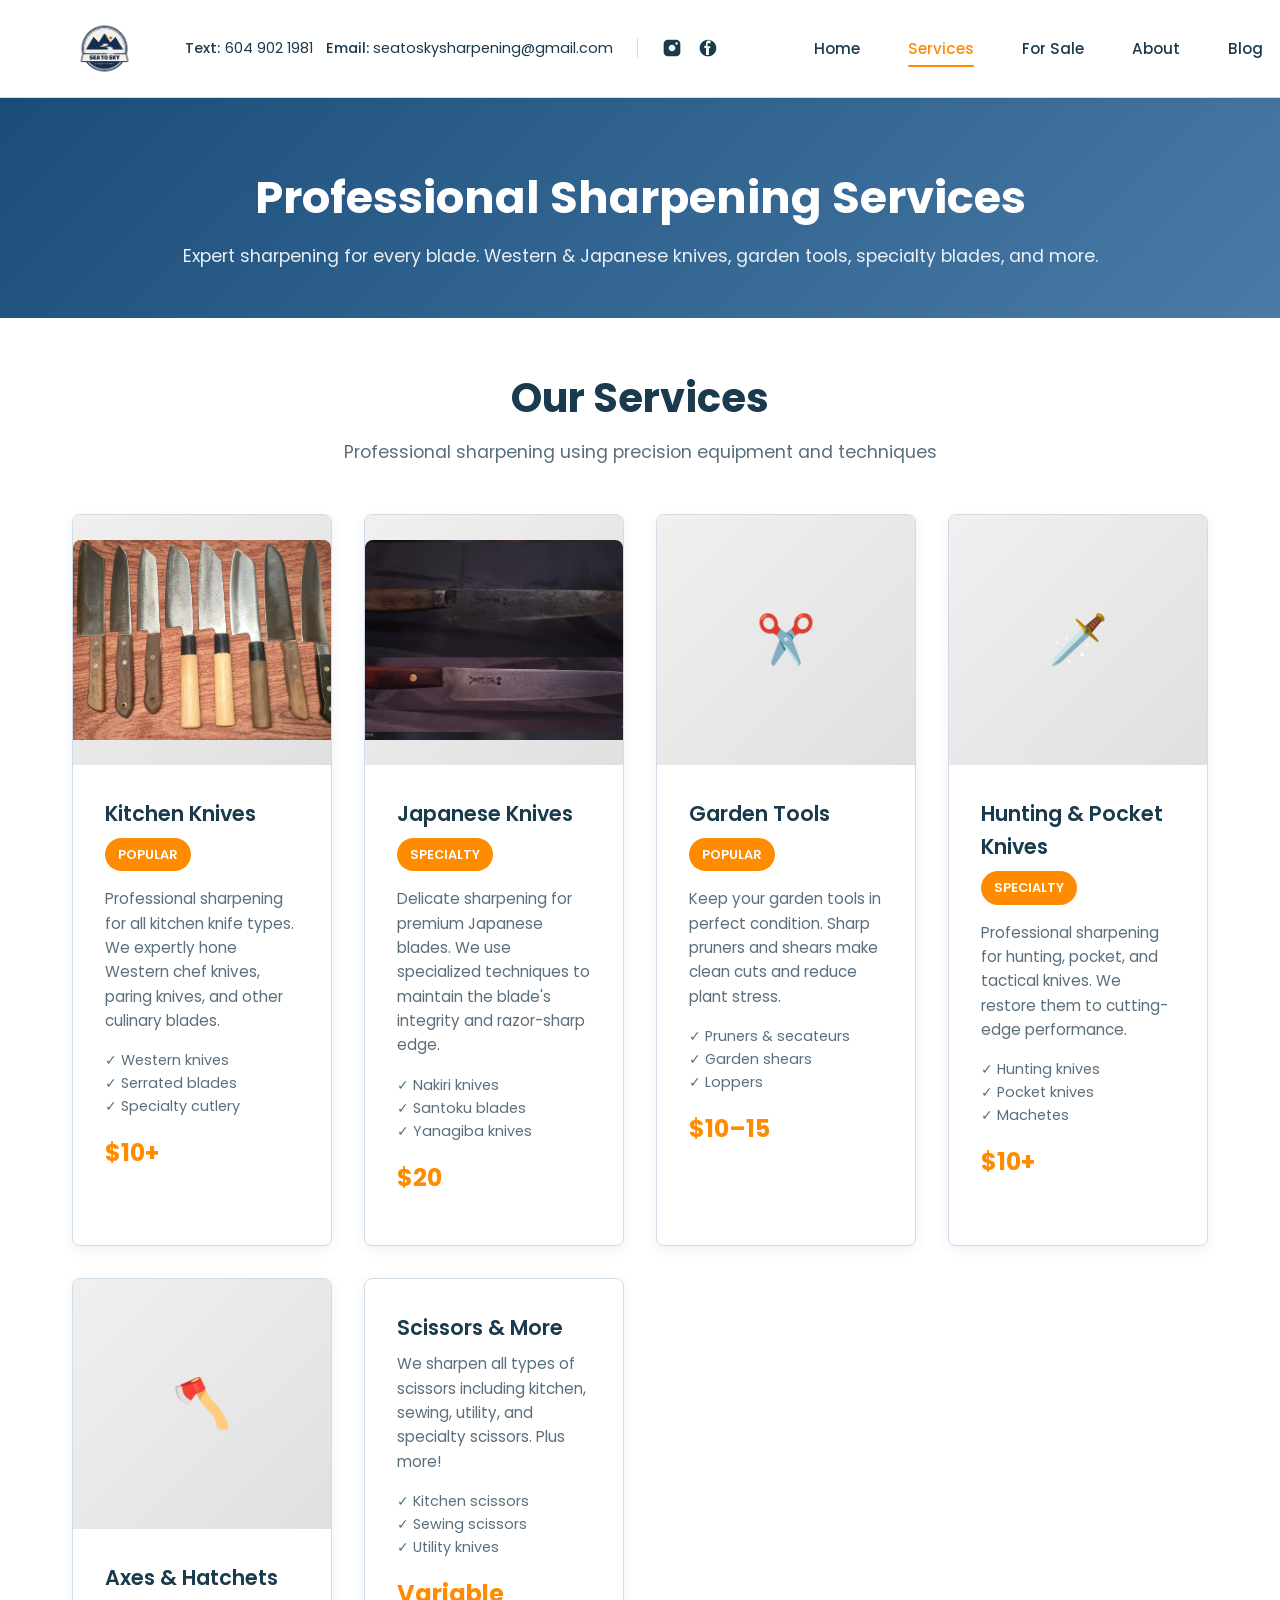
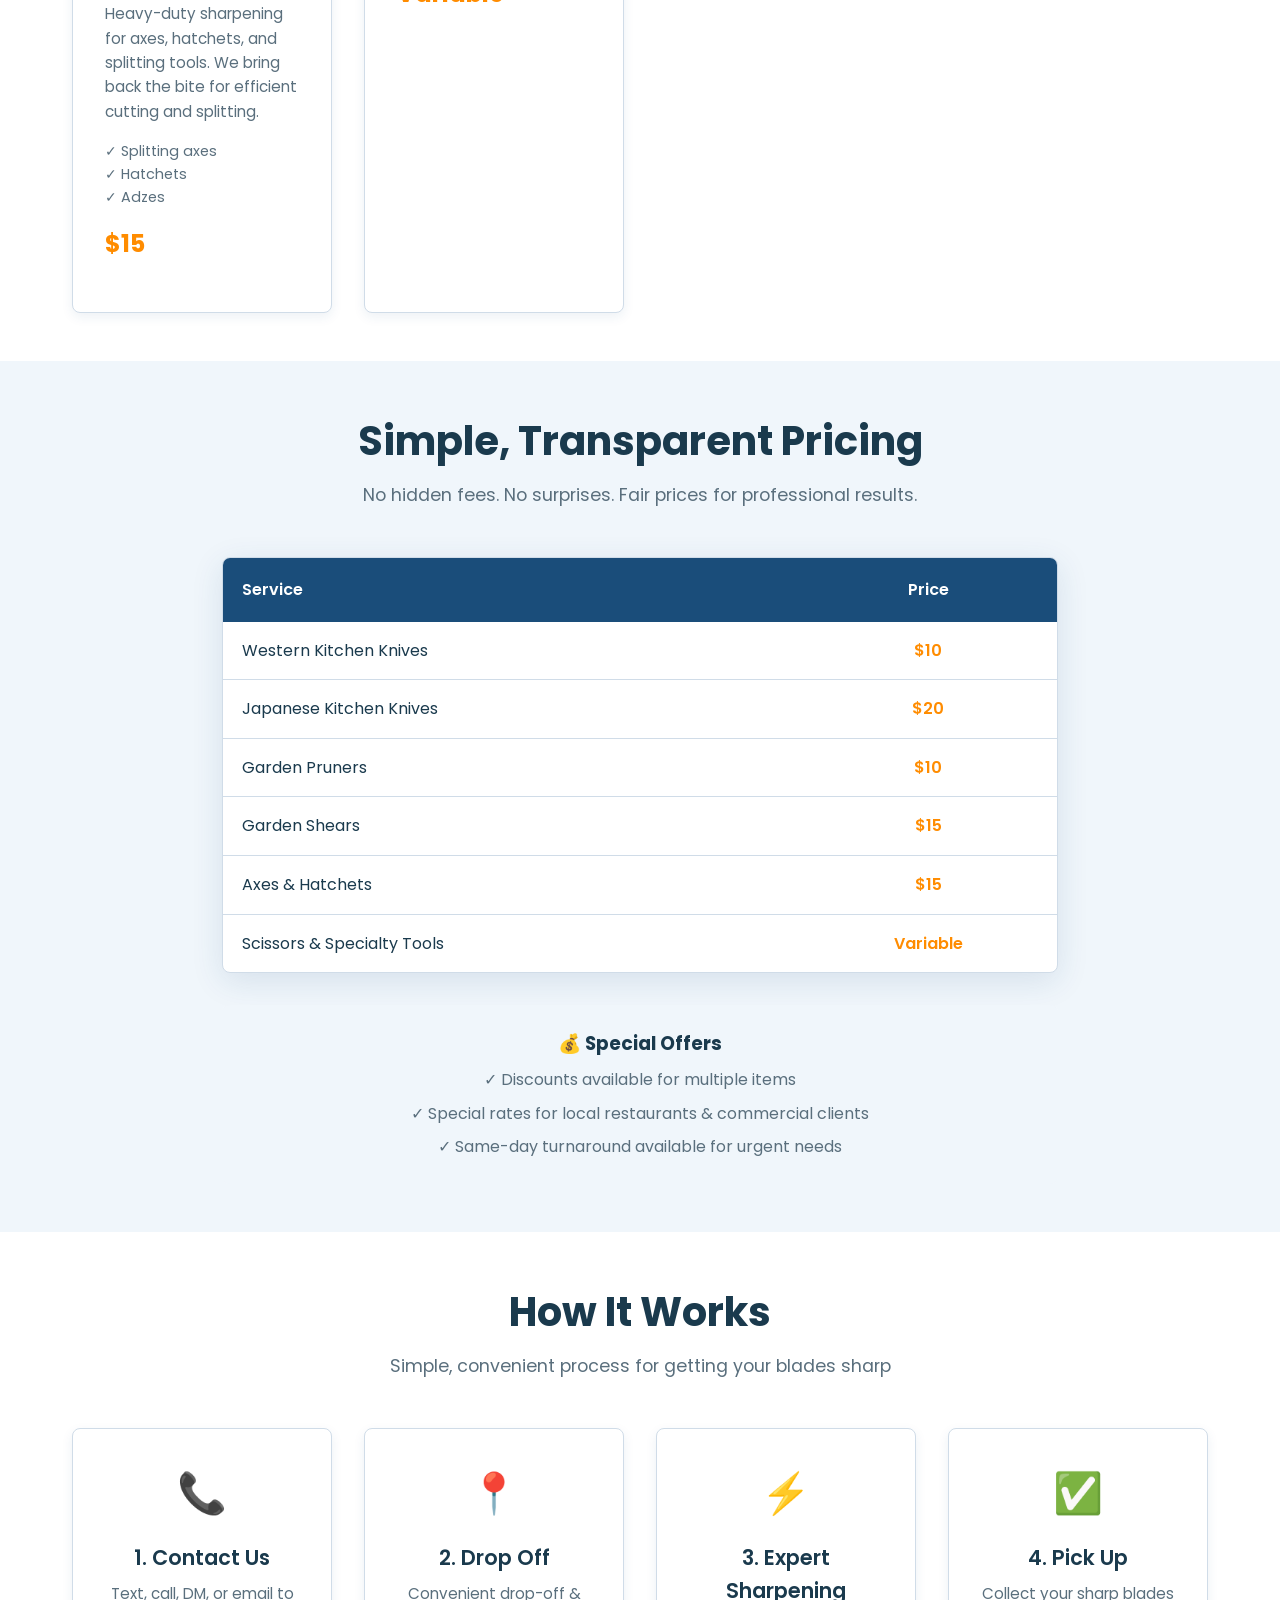
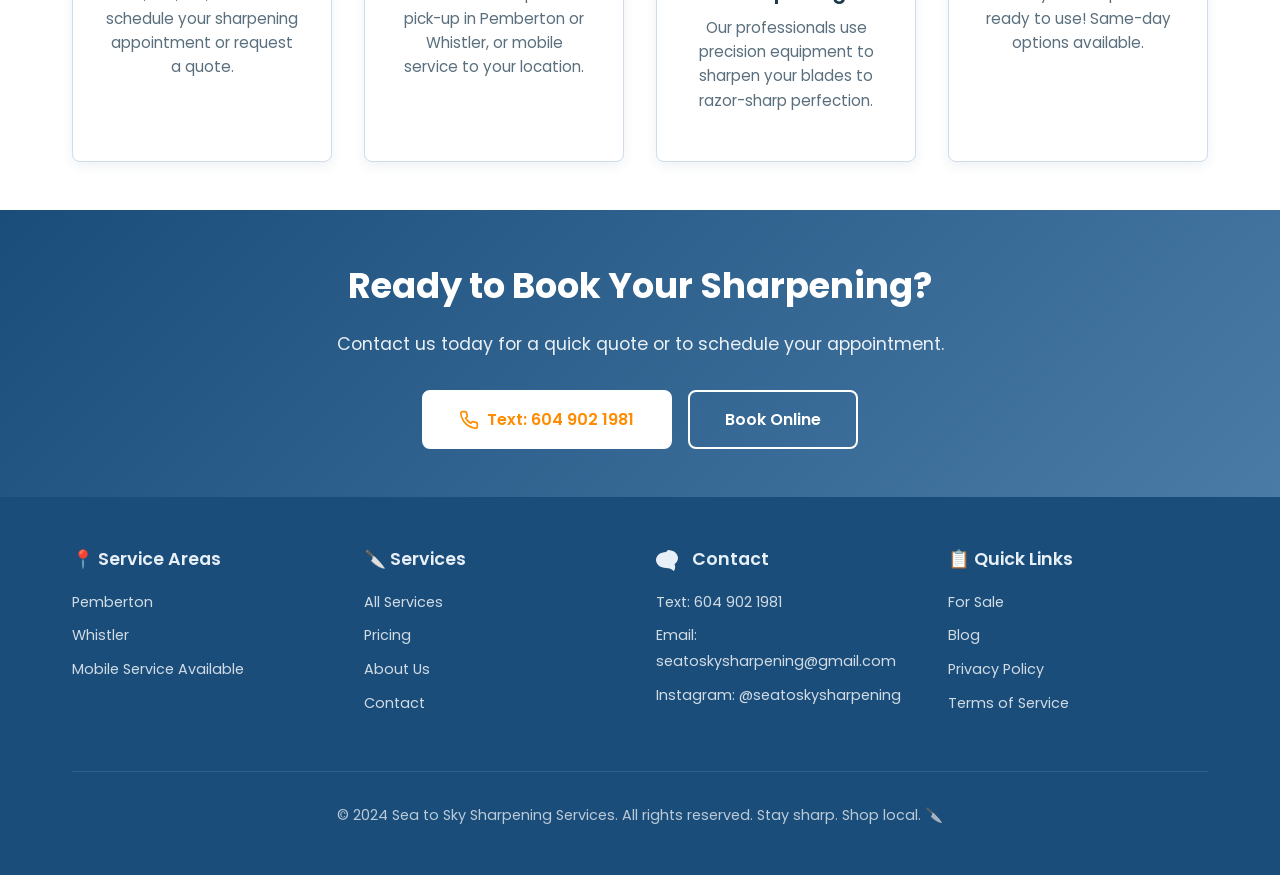
<file: services.html>
<!DOCTYPE html>
<html lang="en">
<head>
    <meta charset="UTF-8">
    <meta name="viewport" content="width=device-width, initial-scale=1.0">
    <meta name="description" content="Comprehensive knife and tool sharpening services. Western & Japanese kitchen knives, garden tools, specialty blades, and more.">
    <meta name="keywords" content="knife sharpening services, garden tool sharpening, pruners, scissors, axes, hatchets, serrated knives">
    <title>Services & Pricing | Sea to Sky Sharpening</title>
    <link rel="icon" href="assets/branding/Sea to Sky sharpening Transparent.png" type="image/png">
    <link rel="stylesheet" href="css/styles.css">
    <link href="https://fonts.googleapis.com/css2?family=Poppins:wght@300;400;500;600;700;800&display=swap" rel="stylesheet">
</head>
<body>
    <a class="skip-link" href="#main">Skip to main content</a>
    
    <!-- Navigation -->
    <nav class="navbar" role="navigation" aria-label="Main Navigation">
        <div class="nav-container">
            <div class="nav-left">
                <div class="nav-brand">
                    <a href="index.html">
                        <img src="assets/branding/Sea to Sky sharpening Transparent.png" alt="Sea to Sky Sharpening Logo" class="logo">
                    </a>
                </div>
                <div class="nav-contact-desktop">
                    <div class="nav-contact-left">
                        <a href="https://wa.me/16049021981" class="contact-link phone">
                            <span class="label">Text:</span> 604 902 1981
                        </a>
                        <a href="mailto:seatoskysharpening@gmail.com" class="contact-link email">
                            <span class="label">Email:</span> seatoskysharpening@gmail.com
                        </a>
                    </div>
                    <div class="nav-contact-right">
                        <a href="https://www.instagram.com/seatoskysharpening/" class="contact-link" target="_blank" rel="noopener noreferrer" aria-label="Follow us on Instagram" title="Instagram">
                            <svg width="20" height="20" viewBox="0 0 24 24" fill="currentColor" xmlns="http://www.w3.org/2000/svg"><rect x="2" y="2" width="20" height="20" rx="5" ry="5"/><path d="M16 11.37A4 4 0 1 1 12.63 8 4 4 0 0 1 16 11.37z" fill="white"/><circle cx="17.5" cy="6.5" r="1.5" fill="white"/></svg>
                        </a>
                        <a href="https://www.facebook.com/seatoskysharpenings/" class="contact-link" target="_blank" rel="noopener noreferrer" aria-label="Follow us on Facebook" title="Facebook">
                            <svg width="20" height="20" viewBox="0 0 24 24" fill="currentColor" xmlns="http://www.w3.org/2000/svg"><path d="M12 2C6.48 2 2 6.48 2 12s4.48 10 10 10 10-4.48 10-10S17.52 2 12 2zm3.7 10h-2.6v8.4h-3.5V12h-2V9.3h2V7.3c0-1.7.4-4.3 2.7-4.3 1.5 0 2.8.3 2.8.3v3h-1.9c-1.5 0-1.8.7-1.8 1.5v2h3.5l-.5 2.7z" fill="currentColor"/></svg>
                        </a>
                    </div>
                </div>
            </div>
            <button class="nav-toggle" id="navToggle" aria-label="Toggle navigation">
                <span></span>
                <span></span>
                <span></span>
            </button>
            <div class="nav-menu" id="navMenu">
                <ul class="nav-links">
                    <li><a href="index.html">Home</a></li>
                    <li><a href="services.html" class="active">Services</a></li>
                    <li><a href="for-sale.html">For Sale</a></li>
                    <li><a href="about.html">About</a></li>
                    <li><a href="blog.html">Blog</a></li>
                    <li><a href="contact.html">Contact</a></li>
                </ul>
                <div class="nav-contact-mobile">
                    <a href="tel:+16049021981" class="contact-link phone">
                        <span class="label">Text:</span> 604 902 1981
                    </a>
                    <a href="mailto:seatoskysharpening@gmail.com" class="contact-link email">
                        <span class="label">Email:</span> seatoskysharpening@gmail.com
                    </a>
                    <a href="https://www.instagram.com/seatoskysharpening/" class="contact-link instagram" target="_blank" rel="noopener noreferrer" aria-label="Follow us on Instagram">
                        <svg width="18" height="18" viewBox="0 0 24 24" fill="none" stroke="currentColor" stroke-width="2" xmlns="http://www.w3.org/2000/svg"><rect x="2" y="2" width="20" height="20" rx="5" ry="5"/><path d="M16 11.37A4 4 0 1 1 12.63 8 4 4 0 0 1 16 11.37z"/><circle cx="17.5" cy="6.5" r="1.5" fill="currentColor"/></svg>
                        <span class="label">Instagram</span>
                    </a>
                </div>
            </div>
        </div>
    </nav>

    <main id="main">
        <!-- Page Header -->
        <header class="page-header">
            <div class="container">
                <h1>Professional Sharpening Services</h1>
                <p>Expert sharpening for every blade. Western & Japanese knives, garden tools, specialty blades, and more.</p>
            </div>
        </header>

        <!-- Services Section -->
        <section>
            <div class="container">
                <div class="section-header">
                    <h2>Our Services</h2>
                    <p>Professional sharpening using precision equipment and techniques</p>
                </div>

                <div class="grid grid-3">
                    <!-- Kitchen Knives -->
                    <div class="card">
                        <div class="card-image">
                            <img src="assets/images/Kitchen knives.jpg" alt="Kitchen Knives" style="width: 100%; height: 200px; object-fit: cover; border-radius: 8px 8px 0 0;">
                        </div>
                        <div class="card-body">
                            <h3 class="card-title">Kitchen Knives</h3>
                            <div class="card-badge">POPULAR</div>
                            <p class="card-text">Professional sharpening for all kitchen knife types. We expertly hone Western chef knives, paring knives, and other culinary blades.</p>
                            <ul style="margin-bottom: 1rem; color: var(--text-light); font-size: 0.9rem; list-style: none;">
                                <li>✓ Western knives</li>
                                <li>✓ Serrated blades</li>
                                <li>✓ Specialty cutlery</li>
                            </ul>
                            <div class="card-price">$10+</div>
                        </div>
                    </div>

                    <!-- Japanese Knives -->
                    <div class="card">
                        <div class="card-image">
                            <img src="assets/images/Japanese Knives.jpg" alt="Japanese Knives" style="width: 100%; height: 200px; object-fit: cover; border-radius: 8px 8px 0 0;">
                        </div>
                        <div class="card-body">
                            <h3 class="card-title">Japanese Knives</h3>
                            <div class="card-badge">SPECIALTY</div>
                            <p class="card-text">Delicate sharpening for premium Japanese blades. We use specialized techniques to maintain the blade's integrity and razor-sharp edge.</p>
                            <ul style="margin-bottom: 1rem; color: var(--text-light); font-size: 0.9rem; list-style: none;">
                                <li>✓ Nakiri knives</li>
                                <li>✓ Santoku blades</li>
                                <li>✓ Yanagiba knives</li>
                            </ul>
                            <div class="card-price">$20</div>
                        </div>
                    </div>

                    <!-- Garden Tools -->
                    <div class="card">
                        <div class="card-image">✂️</div>
                        <div class="card-body">
                            <h3 class="card-title">Garden Tools</h3>
                            <div class="card-badge">POPULAR</div>
                            <p class="card-text">Keep your garden tools in perfect condition. Sharp pruners and shears make clean cuts and reduce plant stress.</p>
                            <ul style="margin-bottom: 1rem; color: var(--text-light); font-size: 0.9rem; list-style: none;">
                                <li>✓ Pruners & secateurs</li>
                                <li>✓ Garden shears</li>
                                <li>✓ Loppers</li>
                            </ul>
                            <div class="card-price">$10–15</div>
                        </div>
                    </div>

                    <!-- Hunting & Pocket Knives -->
                    <div class="card">
                        <div class="card-image">🗡️</div>
                        <div class="card-body">
                            <h3 class="card-title">Hunting & Pocket Knives</h3>
                            <div class="card-badge">SPECIALTY</div>
                            <p class="card-text">Professional sharpening for hunting, pocket, and tactical knives. We restore them to cutting-edge performance.</p>
                            <ul style="margin-bottom: 1rem; color: var(--text-light); font-size: 0.9rem; list-style: none;">
                                <li>✓ Hunting knives</li>
                                <li>✓ Pocket knives</li>
                                <li>✓ Machetes</li>
                            </ul>
                            <div class="card-price">$10+</div>
                        </div>
                    </div>

                    <!-- Axes & Hatchets -->
                    <div class="card">
                        <div class="card-image">🪓</div>
                        <div class="card-body">
                            <h3 class="card-title">Axes & Hatchets</h3>
                            <p class="card-text">Heavy-duty sharpening for axes, hatchets, and splitting tools. We bring back the bite for efficient cutting and splitting.</p>
                            <ul style="margin-bottom: 1rem; color: var(--text-light); font-size: 0.9rem; list-style: none;">
                                <li>✓ Splitting axes</li>
                                <li>✓ Hatchets</li>
                                <li>✓ Adzes</li>
                            </ul>
                            <div class="card-price">$15</div>
                        </div>
                    </div>

                    <!-- Scissors & More -->
                    <div class="card">
                        <div class="card-body">
                            <h3 class="card-title">Scissors & More</h3>
                            <p class="card-text">We sharpen all types of scissors including kitchen, sewing, utility, and specialty scissors. Plus more!</p>
                            <ul style="margin-bottom: 1rem; color: var(--text-light); font-size: 0.9rem; list-style: none;">
                                <li>✓ Kitchen scissors</li>
                                <li>✓ Sewing scissors</li>
                                <li>✓ Utility knives</li>
                            </ul>
                            <div class="card-price">Variable</div>
                        </div>
                    </div>
                </div>
            </div>
        </section>

        <!-- Pricing Section -->
        <section class="section-alt" id="pricing">
            <div class="container-sm">
                <div class="section-header">
                    <h2>Simple, Transparent Pricing</h2>
                    <p>No hidden fees. No surprises. Fair prices for professional results.</p>
                </div>

                <div style="background: var(--white); border-radius: var(--radius); border: 1px solid var(--border); overflow: hidden; box-shadow: var(--shadow);">
                    <table style="width: 100%; border-collapse: collapse;">
                        <thead>
                            <tr style="background: var(--primary); color: var(--white);">
                                <th style="padding: 1.2rem; text-align: left; font-weight: 600;">Service</th>
                                <th style="padding: 1.2rem; text-align: center; font-weight: 600;">Price</th>
                            </tr>
                        </thead>
                        <tbody>
                            <tr style="border-bottom: 1px solid var(--border);">
                                <td style="padding: 1rem 1.2rem;">Western Kitchen Knives</td>
                                <td style="padding: 1rem 1.2rem; text-align: center; color: var(--accent); font-weight: 600;">$10</td>
                            </tr>
                            <tr style="border-bottom: 1px solid var(--border);">
                                <td style="padding: 1rem 1.2rem;">Japanese Kitchen Knives</td>
                                <td style="padding: 1rem 1.2rem; text-align: center; color: var(--accent); font-weight: 600;">$20</td>
                            </tr>
                            <tr style="border-bottom: 1px solid var(--border);">
                                <td style="padding: 1rem 1.2rem;">Garden Pruners</td>
                                <td style="padding: 1rem 1.2rem; text-align: center; color: var(--accent); font-weight: 600;">$10</td>
                            </tr>
                            <tr style="border-bottom: 1px solid var(--border);">
                                <td style="padding: 1rem 1.2rem;">Garden Shears</td>
                                <td style="padding: 1rem 1.2rem; text-align: center; color: var(--accent); font-weight: 600;">$15</td>
                            </tr>
                            <tr style="border-bottom: 1px solid var(--border);">
                                <td style="padding: 1rem 1.2rem;">Axes & Hatchets</td>
                                <td style="padding: 1rem 1.2rem; text-align: center; color: var(--accent); font-weight: 600;">$15</td>
                            </tr>
                            <tr>
                                <td style="padding: 1rem 1.2rem;">Scissors & Specialty Tools</td>
                                <td style="padding: 1rem 1.2rem; text-align: center; color: var(--accent); font-weight: 600;">Variable</td>
                            </tr>
                        </tbody>
                    </table>
                </div>

                <div style="margin-top: 2rem; text-align: center; background: var(--secondary); padding: 1.5rem; border-radius: var(--radius);">
                    <h3 style="margin-bottom: 0.5rem;">💰 Special Offers</h3>
                    <ul style="list-style: none; color: var(--text-light);">
                        <li style="margin-bottom: 0.5rem;">✓ Discounts available for multiple items</li>
                        <li style="margin-bottom: 0.5rem;">✓ Special rates for local restaurants & commercial clients</li>
                        <li>✓ Same-day turnaround available for urgent needs</li>
                    </ul>
                </div>
            </div>
        </section>

        <!-- How It Works Section -->
        <section>
            <div class="container">
                <div class="section-header">
                    <h2>How It Works</h2>
                    <p>Simple, convenient process for getting your blades sharp</p>
                </div>

                <div class="grid grid-4">
                    <div class="card" style="text-align: center;">
                        <div class="card-body">
                            <div style="font-size: 2.5rem; margin-bottom: 1rem;">📞</div>
                            <h3 class="card-title">1. Contact Us</h3>
                            <p class="card-text">Text, call, DM, or email to schedule your sharpening appointment or request a quote.</p>
                        </div>
                    </div>

                    <div class="card" style="text-align: center;">
                        <div class="card-body">
                            <div style="font-size: 2.5rem; margin-bottom: 1rem;">📍</div>
                            <h3 class="card-title">2. Drop Off</h3>
                            <p class="card-text">Convenient drop-off & pick-up in Pemberton or Whistler, or mobile service to your location.</p>
                        </div>
                    </div>

                    <div class="card" style="text-align: center;">
                        <div class="card-body">
                            <div style="font-size: 2.5rem; margin-bottom: 1rem;">⚡</div>
                            <h3 class="card-title">3. Expert Sharpening</h3>
                            <p class="card-text">Our professionals use precision equipment to sharpen your blades to razor-sharp perfection.</p>
                        </div>
                    </div>

                    <div class="card" style="text-align: center;">
                        <div class="card-body">
                            <div style="font-size: 2.5rem; margin-bottom: 1rem;">✅</div>
                            <h3 class="card-title">4. Pick Up</h3>
                            <p class="card-text">Collect your sharp blades ready to use! Same-day options available.</p>
                        </div>
                    </div>
                </div>
            </div>
        </section>

        <!-- CTA Section -->
        <section style="background: linear-gradient(135deg, var(--primary) 0%, var(--steel) 100%); color: var(--white); text-align: center;">
            <div class="container">
                <h2 style="font-size: 2.2rem; margin-bottom: 1rem;">Ready to Book Your Sharpening?</h2>
                <p style="font-size: 1.1rem; margin-bottom: 2rem; color: rgba(255,255,255,0.9);">Contact us today for a quick quote or to schedule your appointment.</p>
                <div class="hero-cta">
                    <a href="tel:+16049021981" class="btn btn-secondary" style="display: flex; align-items: center; justify-content: center; gap: 0.5rem;"><svg width="20" height="20" viewBox="0 0 24 24" fill="none" stroke="currentColor" stroke-width="2" xmlns="http://www.w3.org/2000/svg"><path d="M22 16.92v3a2 2 0 0 1-2.18 2 19.79 19.79 0 0 1-8.63-3.07 19.5 19.5 0 0 1-6-6 19.79 19.79 0 0 1-3.07-8.67A2 2 0 0 1 4.11 2h3a2 2 0 0 1 2 1.72 12.84 12.84 0 0 0 .7 2.81 2 2 0 0 1-.45 2.11L8.09 9.91a16 16 0 0 0 6 6l1.27-1.27a2 2 0 0 1 2.11-.45 12.84 12.84 0 0 0 2.81.7A2 2 0 0 1 22 16.92z"></path></svg> Text: 604 902 1981</a>
                    <a href="contact.html" class="btn btn-outline">Book Online</a>
                </div>
            </div>
        </section>
    </main>

    <!-- Footer -->
    <footer>
        <div class="container">
            <div class="footer-content">
                <div class="footer-section">
                    <h3>📍 Service Areas</h3>
                    <ul>
                        <li><a href="#">Pemberton</a></li>
                        <li><a href="#">Whistler</a></li>
                        <li><a href="#">Mobile Service Available</a></li>
                    </ul>
                </div>
                <div class="footer-section">
                    <h3>🔪 Services</h3>
                    <ul>
                        <li><a href="services.html">All Services</a></li>
                        <li><a href="#pricing">Pricing</a></li>
                        <li><a href="about.html">About Us</a></li>
                        <li><a href="contact.html">Contact</a></li>
                    </ul>
                </div>
                <div class="footer-section">
                    <h3><svg width="1.5rem" height="1.5rem" viewBox="0 0 24 24" fill="currentColor" style="display: inline-block; margin-right: 0.5rem; vertical-align: middle;" xmlns="http://www.w3.org/2000/svg"><path d="M12 2c5.523 0 10 3.582 10 8 0 2.585-1.391 4.854-3.522 6.311 1.024 1.606.977 4.121-.456 6.689H17.75c-1.842-2.085-4.512-2.988-7.75-2.988-5.523 0-10-3.582-10-8s4.477-8 10-8z"/></svg> Contact</h3>
                    <ul>
                        <li><a href="tel:+16049021981">Text: 604 902 1981</a></li>
                        <li><a href="mailto:seatoskysharpening@gmail.com">Email: seatoskysharpening@gmail.com</a></li>
                        <li><a href="https://www.instagram.com/seatoskysharpening/" target="_blank" rel="noopener noreferrer">Instagram: @seatoskysharpening</a></li>
                    </ul>
                </div>
                <div class="footer-section">
                    <h3>📋 Quick Links</h3>
                    <ul>
                        <li><a href="for-sale.html">For Sale</a></li>
                        <li><a href="blog.html">Blog</a></li>
                        <li><a href="#">Privacy Policy</a></li>
                        <li><a href="#">Terms of Service</a></li>
                    </ul>
                </div>
            </div>
            <div class="footer-bottom">
                <p>&copy; 2024 Sea to Sky Sharpening Services. All rights reserved. Stay sharp. Shop local. 🔪</p>
            </div>
        </div>
    </footer>

    <script src="js/scripts.js"></script>
</body>
</html>
</file>
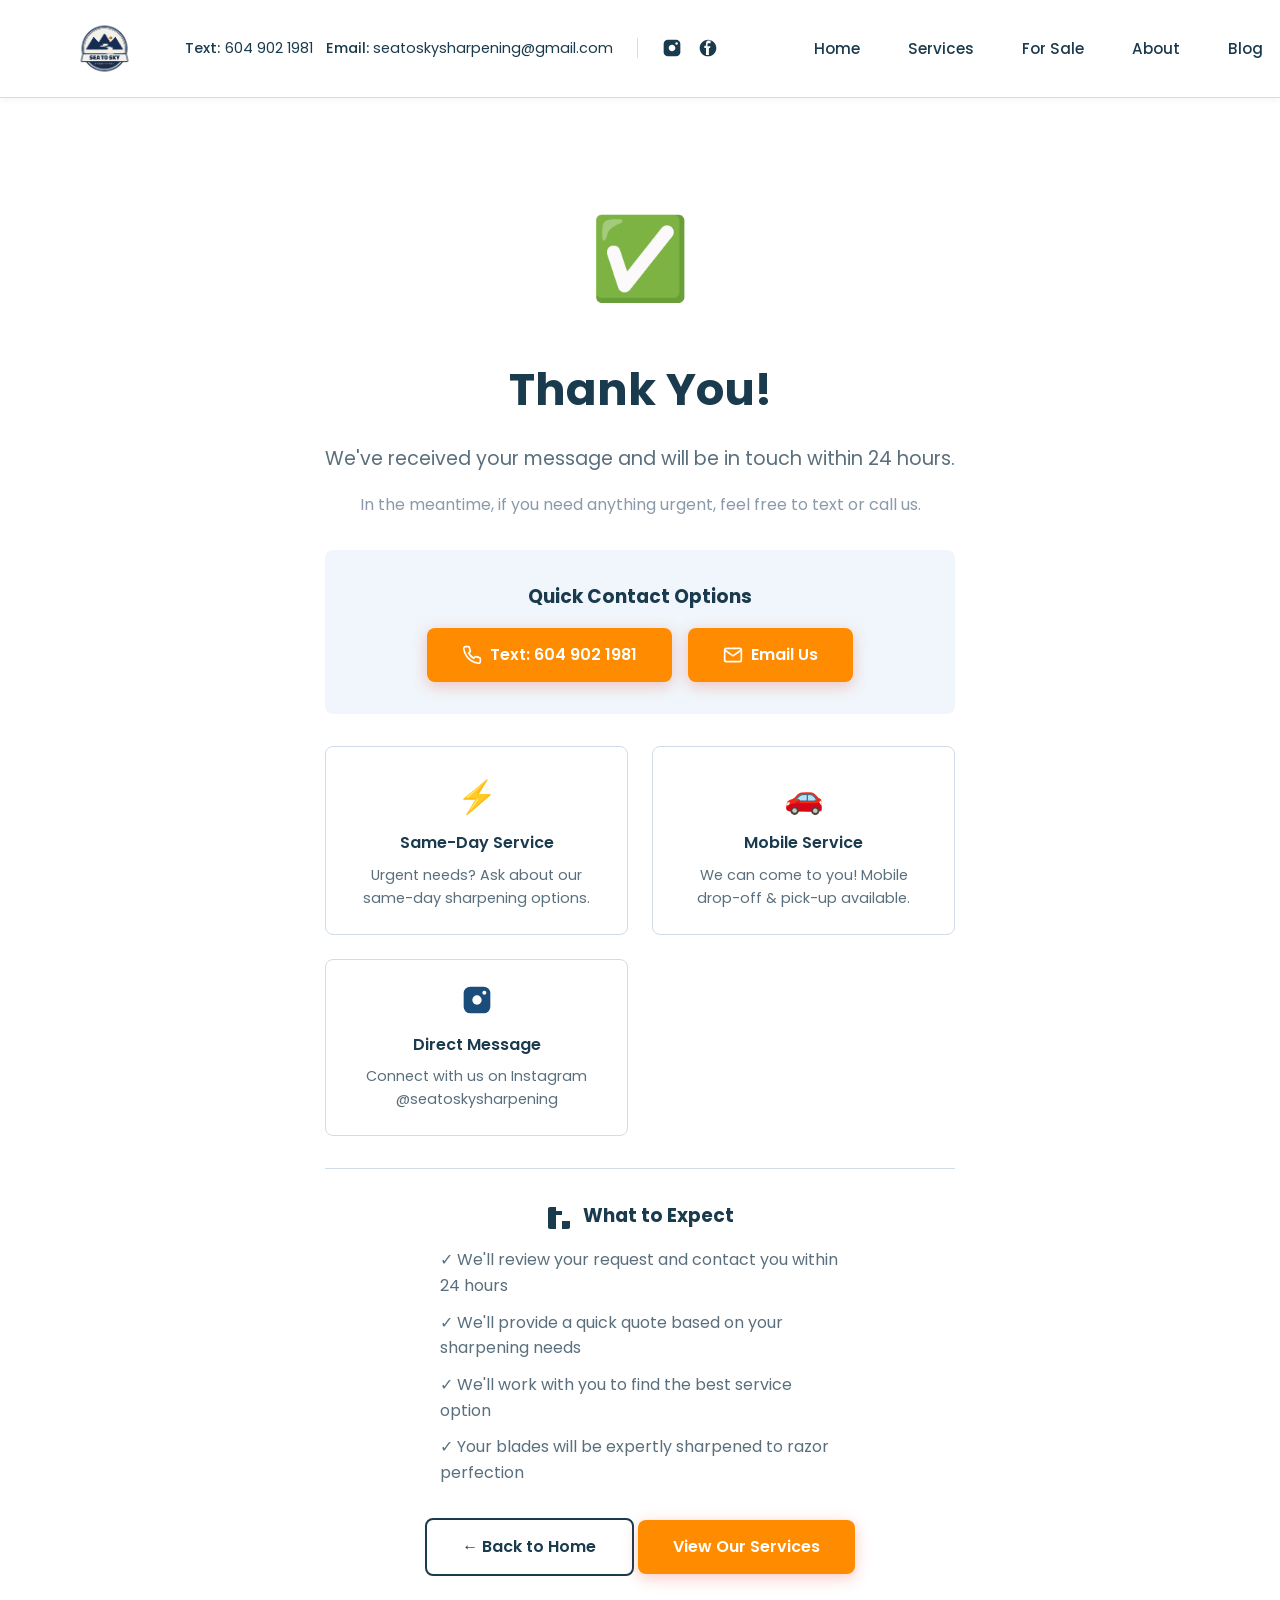
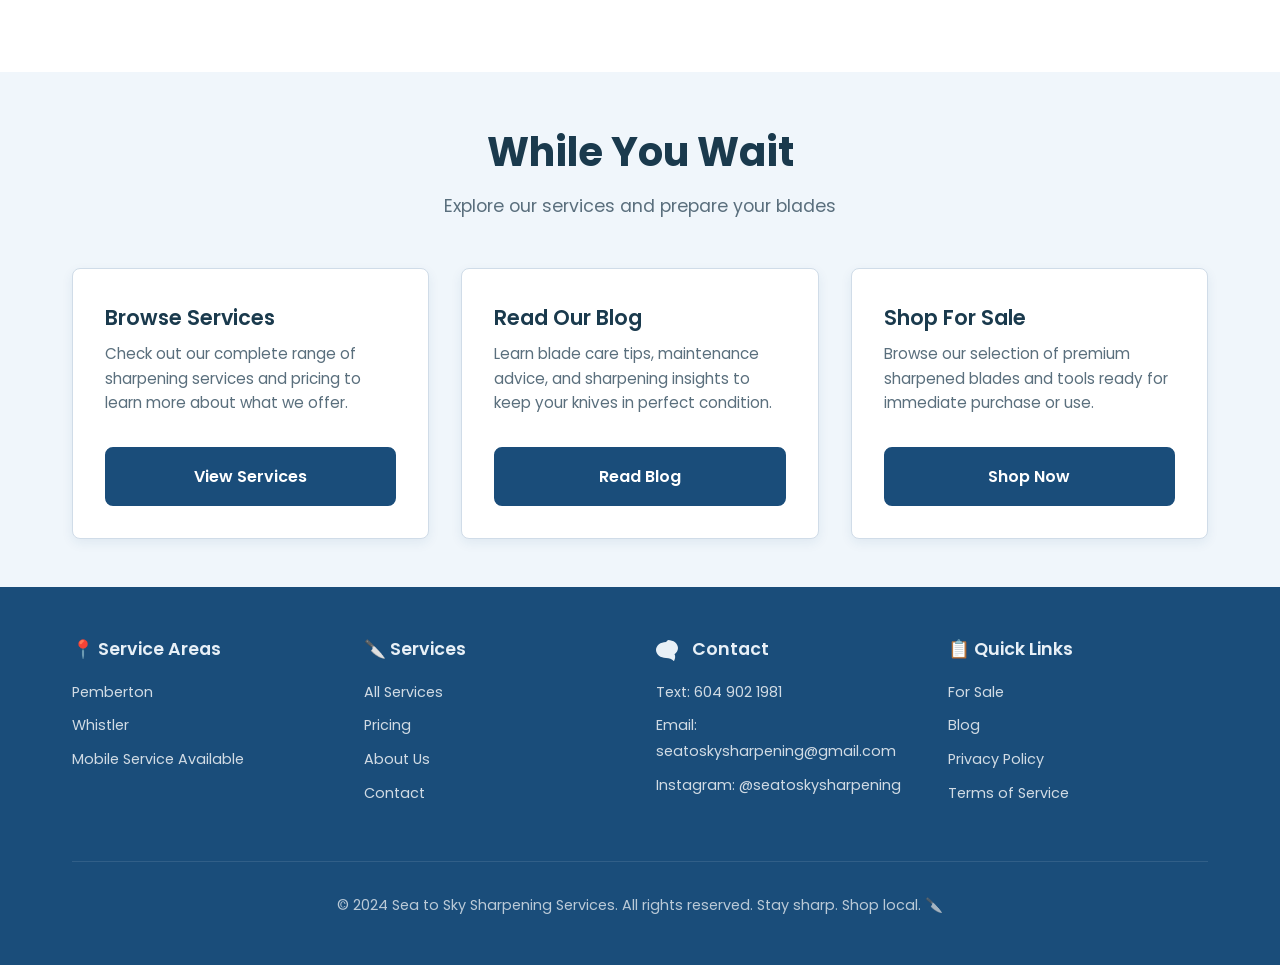
<file: thank-you.html>
<!DOCTYPE html>
<html lang="en">
<head>
    <meta charset="UTF-8">
    <meta name="viewport" content="width=device-width, initial-scale=1.0">
    <meta name="description" content="Thank you for contacting Sea to Sky Sharpening Services. We'll be in touch soon!">
    <title>Thank You | Sea to Sky Sharpening</title>
    <link rel="icon" href="assets/branding/Sea to Sky sharpening Transparent.png" type="image/png">
    <link rel="stylesheet" href="css/styles.css">
    <link href="https://fonts.googleapis.com/css2?family=Poppins:wght@300;400;500;600;700;800&display=swap" rel="stylesheet">
</head>
<body>
    <a class="skip-link" href="#main">Skip to main content</a>
    
    <!-- Navigation -->
    <nav class="navbar" role="navigation" aria-label="Main Navigation">
        <div class="nav-container">
            <div class="nav-left">
                <div class="nav-brand">
                    <a href="index.html">
                        <img src="assets/branding/Sea to Sky sharpening Transparent.png" alt="Sea to Sky Sharpening Logo" class="logo">
                    </a>
                </div>
                <div class="nav-contact-desktop">
                    <div class="nav-contact-left">
                        <a href="https://wa.me/16049021981" class="contact-link phone">
                            <span class="label">Text:</span> 604 902 1981
                        </a>
                        <a href="mailto:seatoskysharpening@gmail.com" class="contact-link email">
                            <span class="label">Email:</span> seatoskysharpening@gmail.com
                        </a>
                    </div>
                    <div class="nav-contact-right">
                        <a href="https://www.instagram.com/seatoskysharpening/" class="contact-link" target="_blank" rel="noopener noreferrer" aria-label="Follow us on Instagram" title="Instagram">
                            <svg width="20" height="20" viewBox="0 0 24 24" fill="currentColor" xmlns="http://www.w3.org/2000/svg"><rect x="2" y="2" width="20" height="20" rx="5" ry="5"/><path d="M16 11.37A4 4 0 1 1 12.63 8 4 4 0 0 1 16 11.37z" fill="white"/><circle cx="17.5" cy="6.5" r="1.5" fill="white"/></svg>
                        </a>
                        <a href="https://www.facebook.com/seatoskysharpenings/" class="contact-link" target="_blank" rel="noopener noreferrer" aria-label="Follow us on Facebook" title="Facebook">
                            <svg width="20" height="20" viewBox="0 0 24 24" fill="currentColor" xmlns="http://www.w3.org/2000/svg"><path d="M12 2C6.48 2 2 6.48 2 12s4.48 10 10 10 10-4.48 10-10S17.52 2 12 2zm3.7 10h-2.6v8.4h-3.5V12h-2V9.3h2V7.3c0-1.7.4-4.3 2.7-4.3 1.5 0 2.8.3 2.8.3v3h-1.9c-1.5 0-1.8.7-1.8 1.5v2h3.5l-.5 2.7z" fill="currentColor"/></svg>
                        </a>
                    </div>
                </div>
            </div>
            <button class="nav-toggle" id="navToggle" aria-label="Toggle navigation">
                <span></span>
                <span></span>
                <span></span>
            </button>
            <div class="nav-menu" id="navMenu">
                <ul class="nav-links">
                    <li><a href="index.html">Home</a></li>
                    <li><a href="services.html">Services</a></li>
                    <li><a href="for-sale.html">For Sale</a></li>
                    <li><a href="about.html">About</a></li>
                    <li><a href="blog.html">Blog</a></li>
                    <li><a href="contact.html">Contact</a></li>
                </ul>
                <div class="nav-contact-mobile">
                    <a href="tel:+16049021981" class="contact-link phone">
                        <span class="label">Text:</span> 604 902 1981
                    </a>
                    <a href="mailto:seatoskysharpening@gmail.com" class="contact-link email">
                        <span class="label">Email:</span> seatoskysharpening@gmail.com
                    </a>
                    <a href="https://www.instagram.com/seatoskysharpening/" class="contact-link instagram" target="_blank" rel="noopener noreferrer" aria-label="Follow us on Instagram">
                        <svg width="18" height="18" viewBox="0 0 24 24" fill="none" stroke="currentColor" stroke-width="2" xmlns="http://www.w3.org/2000/svg"><rect x="2" y="2" width="20" height="20" rx="5" ry="5"/><path d="M16 11.37A4 4 0 1 1 12.63 8 4 4 0 0 1 16 11.37z"/><circle cx="17.5" cy="6.5" r="1.5" fill="currentColor"/></svg>
                        <span class="label">Instagram</span>
                    </a>
                </div>
            </div>
        </div>
    </nav>

    <main id="main">
        <!-- Success Section -->
        <section style="padding: 6rem var(--spacing-lg); min-height: 70vh; display: flex; align-items: center; justify-content: center;">
            <div class="container-sm" style="text-align: center;">
                <div style="font-size: 5rem; margin-bottom: 2rem;">✅</div>
                <h1 style="font-size: 2.8rem; margin-bottom: 1rem; color: var(--text-dark);">Thank You!</h1>
                <p style="font-size: 1.2rem; color: var(--text-light); margin-bottom: 1rem; line-height: 1.8;">
                    We've received your message and will be in touch within 24 hours.
                </p>
                <p style="font-size: 1rem; color: var(--text-muted); margin-bottom: 2rem;">
                    In the meantime, if you need anything urgent, feel free to text or call us.
                </p>

                <div style="background: var(--secondary); border-radius: var(--radius); padding: 2rem; margin-bottom: 2rem;">
                    <h3 style="margin-bottom: 1rem; color: var(--text-dark);">Quick Contact Options</h3>
                    <div class="hero-cta" style="justify-content: center;">
                        <a href="tel:+16049021981" class="btn btn-primary" style="display: flex; align-items: center; justify-content: center; gap: 0.5rem;"><svg width="20" height="20" viewBox="0 0 24 24" fill="none" stroke="currentColor" stroke-width="2" xmlns="http://www.w3.org/2000/svg"><path d="M22 16.92v3a2 2 0 0 1-2.18 2 19.79 19.79 0 0 1-8.63-3.07 19.5 19.5 0 0 1-6-6 19.79 19.79 0 0 1-3.07-8.67A2 2 0 0 1 4.11 2h3a2 2 0 0 1 2 1.72 12.84 12.84 0 0 0 .7 2.81 2 2 0 0 1-.45 2.11L8.09 9.91a16 16 0 0 0 6 6l1.27-1.27a2 2 0 0 1 2.11-.45 12.84 12.84 0 0 0 2.81.7A2 2 0 0 1 22 16.92z"></path></svg> Text: 604 902 1981</a>
                        <a href="mailto:seatoskysharpening@gmail.com" class="btn btn-primary" style="display: flex; align-items: center; justify-content: center; gap: 0.5rem;"><svg width="20" height="20" viewBox="0 0 24 24" fill="none" stroke="currentColor" stroke-width="2" xmlns="http://www.w3.org/2000/svg"><path d="M4 4h16c1.1 0 2 .9 2 2v12c0 1.1-.9 2-2 2H4c-1.1 0-2-.9-2-2V6c0-1.1.9-2 2-2z"></path><polyline points="22,6 12,13 2,6"></polyline></svg> Email Us</a>
                    </div>
                </div>

                <div style="display: grid; grid-template-columns: repeat(auto-fit, minmax(200px, 1fr)); gap: 1.5rem; margin-bottom: 2rem;">
                    <div style="background: var(--white); border: 1px solid var(--border); border-radius: var(--radius); padding: 1.5rem;">
                        <div style="font-size: 2rem; margin-bottom: 0.5rem;">⚡</div>
                        <p style="font-weight: 600; color: var(--text-dark); margin-bottom: 0.5rem;">Same-Day Service</p>
                        <p style="font-size: 0.9rem; color: var(--text-light);">Urgent needs? Ask about our same-day sharpening options.</p>
                    </div>

                    <div style="background: var(--white); border: 1px solid var(--border); border-radius: var(--radius); padding: 1.5rem;">
                        <div style="font-size: 2rem; margin-bottom: 0.5rem;">🚗</div>
                        <p style="font-weight: 600; color: var(--text-dark); margin-bottom: 0.5rem;">Mobile Service</p>
                        <p style="font-size: 0.9rem; color: var(--text-light);">We can come to you! Mobile drop-off & pick-up available.</p>
                    </div>

                    <div style="background: var(--white); border: 1px solid var(--border); border-radius: var(--radius); padding: 1.5rem;">
                        <svg width="2rem" height="2rem" viewBox="0 0 24 24" fill="var(--primary)" style="margin-bottom: 0.5rem;" xmlns="http://www.w3.org/2000/svg"><rect x="2" y="2" width="20" height="20" rx="5" ry="5"/><circle cx="12" cy="12" r="3.5" fill="white"/><circle cx="17.5" cy="6.5" r="1.5" fill="white"/></svg>
                        <p style="font-weight: 600; color: var(--text-dark); margin-bottom: 0.5rem;">Direct Message</p>
                        <p style="font-size: 0.9rem; color: var(--text-light);">Connect with us on Instagram @seatoskysharpening</p>
                    </div>
                </div>

                <div style="border-top: 1px solid var(--border); padding-top: 2rem;">
                    <h3 style="margin-bottom: 1rem; color: var(--text-dark);"><svg width="1.5rem" height="1.5rem" viewBox="0 0 24 24" fill="currentColor" style="display: inline-block; margin-right: 0.5rem; vertical-align: middle;" xmlns="http://www.w3.org/2000/svg"><path d="M9 2H3c-1.1 0-2 .9-2 2v18c0 1.1.9 2 2 2h18c1.1 0 2-.9 2-2v-6h-8v8H9V2m0 4h6v4H9V6z"/></svg> What to Expect</h3>
                    <ul style="text-align: left; max-width: 400px; margin: 0 auto; list-style: none; color: var(--text-light);">
                        <li style="margin-bottom: 0.7rem;">✓ We'll review your request and contact you within 24 hours</li>
                        <li style="margin-bottom: 0.7rem;">✓ We'll provide a quick quote based on your sharpening needs</li>
                        <li style="margin-bottom: 0.7rem;">✓ We'll work with you to find the best service option</li>
                        <li style="margin-bottom: 0.7rem;">✓ Your blades will be expertly sharpened to razor perfection</li>
                    </ul>
                </div>

                <div style="margin-top: 2rem;">
                    <a href="index.html" class="btn btn-outline" style="background: transparent; border-color: var(--text-dark); color: var(--text-dark);">← Back to Home</a>
                    <a href="services.html" class="btn btn-primary">View Our Services</a>
                </div>
            </div>
        </section>

        <!-- Additional Info Section -->
        <section class="section-alt">
            <div class="container">
                <div class="section-header">
                    <h2>While You Wait</h2>
                    <p>Explore our services and prepare your blades</p>
                </div>

                <div class="grid grid-3">
                    <div class="card">
                        <div class="card-body">
                            <h3 class="card-title">Browse Services</h3>
                            <p class="card-text">Check out our complete range of sharpening services and pricing to learn more about what we offer.</p>
                            <a href="services.html" class="btn btn-dark" style="width: 100%; margin-top: 1rem;">View Services</a>
                        </div>
                    </div>

                    <div class="card">
                        <div class="card-body">
                            <h3 class="card-title">Read Our Blog</h3>
                            <p class="card-text">Learn blade care tips, maintenance advice, and sharpening insights to keep your knives in perfect condition.</p>
                            <a href="blog.html" class="btn btn-dark" style="width: 100%; margin-top: 1rem;">Read Blog</a>
                        </div>
                    </div>

                    <div class="card">
                        <div class="card-body">
                            <h3 class="card-title">Shop For Sale</h3>
                            <p class="card-text">Browse our selection of premium sharpened blades and tools ready for immediate purchase or use.</p>
                            <a href="for-sale.html" class="btn btn-dark" style="width: 100%; margin-top: 1rem;">Shop Now</a>
                        </div>
                    </div>
                </div>
            </div>
        </section>
    </main>

    <!-- Footer -->
    <footer>
        <div class="container">
            <div class="footer-content">
                <div class="footer-section">
                    <h3>📍 Service Areas</h3>
                    <ul>
                        <li><a href="#">Pemberton</a></li>
                        <li><a href="#">Whistler</a></li>
                        <li><a href="#">Mobile Service Available</a></li>
                    </ul>
                </div>
                <div class="footer-section">
                    <h3>🔪 Services</h3>
                    <ul>
                        <li><a href="services.html">All Services</a></li>
                        <li><a href="services.html#pricing">Pricing</a></li>
                        <li><a href="about.html">About Us</a></li>
                        <li><a href="contact.html">Contact</a></li>
                    </ul>
                </div>
                <div class="footer-section">
                    <h3><svg width="1.5rem" height="1.5rem" viewBox="0 0 24 24" fill="currentColor" style="display: inline-block; margin-right: 0.5rem; vertical-align: middle;" xmlns="http://www.w3.org/2000/svg"><path d="M12 2c5.523 0 10 3.582 10 8 0 2.585-1.391 4.854-3.522 6.311 1.024 1.606.977 4.121-.456 6.689H17.75c-1.842-2.085-4.512-2.988-7.75-2.988-5.523 0-10-3.582-10-8s4.477-8 10-8z"/></svg> Contact</h3>
                    <ul>
                        <li><a href="tel:+16049021981">Text: 604 902 1981</a></li>
                        <li><a href="mailto:seatoskysharpening@gmail.com">Email: seatoskysharpening@gmail.com</a></li>
                        <li><a href="https://www.instagram.com/seatoskysharpening/" target="_blank" rel="noopener noreferrer">Instagram: @seatoskysharpening</a></li>
                    </ul>
                </div>
                <div class="footer-section">
                    <h3>📋 Quick Links</h3>
                    <ul>
                        <li><a href="for-sale.html">For Sale</a></li>
                        <li><a href="blog.html">Blog</a></li>
                        <li><a href="#">Privacy Policy</a></li>
                        <li><a href="#">Terms of Service</a></li>
                    </ul>
                </div>
            </div>
            <div class="footer-bottom">
                <p>&copy; 2024 Sea to Sky Sharpening Services. All rights reserved. Stay sharp. Shop local. 🔪</p>
            </div>
        </div>
    </footer>

    <script src="js/scripts.js"></script>
</body>
</html>
</file>
<file: css/styles.css>
/* Sea to Sky Sharpening - Premium Minimalist Design */

:root {
    --primary: #1a4d7a;
    --primary-light: #2d6fa5;
    --secondary: #f0f6fb;
    --accent: #ff8c00;
    --accent-light: #ffa500;
    --steel: #4a7ba7;
    --silver: #e8f0f7;
    --text-dark: #1a3a4d;
    --text-light: #5a6f7d;
    --text-muted: #8a9aaa;
    --border: #d0dce8;
    --white: #ffffff;
    --spacing: 1rem;
    --spacing-lg: 2rem;
    --spacing-xl: 3rem;
    --radius: 8px;
    --shadow: 0 8px 32px rgba(26, 77, 122, 0.12);
    --shadow-sm: 0 4px 12px rgba(26, 77, 122, 0.08);
    --shadow-lg: 0 20px 60px rgba(26, 77, 122, 0.15);
    --transition: all 0.3s cubic-bezier(0.25, 0.46, 0.45, 0.94);
}

/* Reset & Base */
* {
    margin: 0;
    padding: 0;
    box-sizing: border-box;
}

html, body {
    height: 100%;
    scroll-behavior: smooth;
}

body {
    font-family: 'Poppins', -apple-system, BlinkMacSystemFont, 'Segoe UI', sans-serif;
    font-size: 16px;
    line-height: 1.6;
    color: var(--text-dark);
    background-color: var(--white);
    overflow-x: hidden;
}

/* Container */
.container {
    max-width: 1200px;
    margin: 0 auto;
    padding: 0 var(--spacing-lg);
}

.container-sm {
    max-width: 900px;
    margin: 0 auto;
    padding: 0 var(--spacing-lg);
}

/* Navigation */
.navbar {
    background: var(--white);
    border-bottom: 1px solid var(--border);
    position: sticky;
    top: 0;
    z-index: 1000;
    box-shadow: 0 2px 8px rgba(0, 0, 0, 0.04);
    backdrop-filter: blur(10px);
    background: rgba(255, 255, 255, 0.95);
}

.nav-container {
    max-width: 1200px;
    margin: 0 auto;
    padding: 1rem var(--spacing-lg);
    display: flex;
    align-items: center;
    justify-content: space-between;
    position: relative;
}

.nav-left {
    display: flex;
    align-items: center;
    gap: var(--spacing-xl);
    flex-shrink: 0;
    margin-right: 6rem;
}

.nav-brand {
    display: flex;
    align-items: center;
    gap: 0.8rem;
    flex-shrink: 0;
}

.nav-brand a {
    display: flex;
    align-items: center;
    text-decoration: none;
}

.logo {
    height: 65px;
    width: auto;
}

.nav-contact-desktop {
    display: flex;
    align-items: center;
    gap: 1.5rem;
    margin-left: auto;
    flex-shrink: 0;
}

.nav-contact-left {
    display: flex;
    gap: 0.8rem;
    align-items: center;
}

.nav-contact-right {
    display: flex;
    gap: 1rem;
    align-items: center;
    border-left: 1px solid var(--border);
    padding-left: 1.5rem;
}

.contact-link {
    text-decoration: none;
    color: var(--text-dark);
    font-size: 0.9rem;
    transition: var(--transition);
    display: flex;
    align-items: center;
    gap: 0.3rem;
}

.contact-link:hover {
    color: var(--accent);
}

.contact-link .label {
    font-weight: 500;
}

.nav-contact-mobile {
    display: none;
}

.nav-brand-mobile {
    display: none;
}

.nav-toggle {
    display: none;
    flex-direction: column;
    background: none;
    border: none;
    cursor: pointer;
    gap: 6px;
    padding: 0.5rem;
}

.nav-toggle span {
    width: 25px;
    height: 3px;
    background: var(--primary);
    border-radius: 2px;
    transition: var(--transition);
}

.nav-toggle.active span:nth-child(1) {
    transform: rotate(45deg) translate(8px, 8px);
}

.nav-toggle.active span:nth-child(2) {
    opacity: 0;
}

.nav-toggle.active span:nth-child(3) {
    transform: rotate(-45deg) translate(8px, -8px);
}

.nav-menu {
    display: flex;
    align-items: center;
    gap: var(--spacing-xl);
    flex-shrink: 0;
}

.nav-links {
    display: flex;
    list-style: none;
    gap: var(--spacing-xl);
}

.nav-links a {
    text-decoration: none;
    color: var(--text-dark);
    font-weight: 500;
    font-size: 0.95rem;
    transition: var(--transition);
    position: relative;
    padding: 0.5rem 0;
}

.nav-links a:hover,
.nav-links a.active {
    color: var(--accent);
}

.nav-links a.active::after {
    content: '';
    position: absolute;
    bottom: 0;
    left: 0;
    right: 0;
    height: 2px;
    background: var(--accent);
    border-radius: 1px;
}

@media (max-width: 768px) {
    .nav-contact-desktop {
        display: none;
    }

    .nav-brand-mobile {
        display: block;
        position: absolute;
        left: 50%;
        transform: translateX(-50%);
    }

    .nav-brand-mobile img {
        height: 50px;
        width: auto;
    }

    .nav-toggle {
        display: flex;
    }

    .nav-menu {
        position: absolute;
        top: 100%;
        left: 0;
        right: 0;
        flex-direction: column;
        background: var(--white);
        border-bottom: 1px solid var(--border);
        padding: 0;
        gap: 0;
        display: none;
        box-shadow: var(--shadow-sm);
        z-index: 999;
    }

    .nav-menu.active {
        display: flex;
    }

    .nav-links {
        flex-direction: column;
        gap: 0;
        width: 100%;
        list-style: none;
    }

    .nav-links li {
        margin: 0;
    }

    .nav-links a {
        padding: 1rem var(--spacing-lg);
        display: block;
        color: var(--text-dark);
        text-decoration: none;
        border-bottom: 1px solid var(--border);
        font-weight: 500;
    }

    .nav-links a:hover {
        color: var(--accent);
        background-color: var(--secondary);
    }

    .nav-links a.active {
        color: var(--accent);
    }

    .nav-links a.active::after {
        display: none;
    }

    .nav-contact-mobile {
        display: flex;
        flex-direction: column;
        gap: 0;
        margin: 0;
        padding: 0;
        border-top: 1px solid var(--border);
    }

    .nav-contact-mobile .contact-link {
        padding: 1rem var(--spacing-lg);
        display: block;
        border-bottom: 1px solid var(--border);
    }

    .nav-contact-mobile .contact-link:last-child {
        border-bottom: none;
    }
}

/* Hero Section */
.hero {
    background: linear-gradient(135deg, var(--primary) 0%, var(--steel) 100%);
    color: var(--white);
    padding: 8rem var(--spacing-lg) 6rem;
    position: relative;
    overflow: hidden;
}

.hero::before {
    content: '';
    position: absolute;
    top: 0;
    right: -10%;
    width: 500px;
    height: 500px;
    background: radial-gradient(circle, rgba(231, 76, 60, 0.1) 0%, transparent 70%);
    border-radius: 50%;
}

.hero-content {
    position: relative;
    z-index: 1;
    text-align: center;
}

.hero h1 {
    font-size: 3.5rem;
    font-weight: 700;
    margin-bottom: 1rem;
    line-height: 1.2;
}

.hero p {
    font-size: 1.3rem;
    margin-bottom: 2rem;
    color: rgba(255, 255, 255, 0.9);
    max-width: 600px;
    margin-left: auto;
    margin-right: auto;
}

.hero-cta {
    display: flex;
    gap: 1rem;
    justify-content: center;
    flex-wrap: wrap;
}

/* Buttons */
.btn {
    padding: 0.9rem 2.2rem;
    border: none;
    border-radius: var(--radius);
    font-size: 1rem;
    font-weight: 600;
    cursor: pointer;
    transition: var(--transition);
    text-decoration: none;
    display: inline-block;
    text-align: center;
}

.btn-primary {
    background: var(--accent);
    color: var(--white);
    box-shadow: 0 4px 15px rgba(231, 76, 60, 0.3);
}

.btn-primary:hover {
    background: var(--accent-light);
    transform: translateY(-2px);
    box-shadow: 0 8px 25px rgba(231, 76, 60, 0.4);
}

.btn-secondary {
    background: var(--white);
    color: var(--accent);
    border: 2px solid var(--white);
}

.btn-secondary:hover {
    background: transparent;
    color: var(--white);
    transform: translateY(-2px);
}

.btn-outline {
    background: transparent;
    color: var(--white);
    border: 2px solid var(--white);
}

.btn-outline:hover {
    background: var(--white);
    color: var(--accent);
    transform: translateY(-2px);
}

.btn-dark {
    background: var(--primary);
    color: var(--white);
    border: 2px solid var(--primary);
}

.btn-dark:hover {
    background: transparent;
    transform: translateY(-2px);
}

/* Page Header */
.page-header {
    background: linear-gradient(135deg, var(--primary) 0%, var(--steel) 100%);
    color: var(--white);
    padding: 4rem var(--spacing-lg) 3rem;
    text-align: center;
}

.page-header h1 {
    font-size: 2.8rem;
    font-weight: 700;
    margin-bottom: 0.5rem;
}

.page-header p {
    font-size: 1.1rem;
    color: rgba(255, 255, 255, 0.9);
}

/* Grid Systems */
.grid {
    display: grid;
    gap: var(--spacing-lg);
}

.grid-2 {
    grid-template-columns: repeat(auto-fit, minmax(300px, 1fr));
}

.grid-3 {
    grid-template-columns: repeat(auto-fit, minmax(250px, 1fr));
}

.grid-4 {
    grid-template-columns: repeat(auto-fit, minmax(220px, 1fr));
}

@media (max-width: 768px) {
    .grid-3,
    .grid-4 {
        grid-template-columns: repeat(auto-fit, minmax(150px, 1fr));
    }
}

/* Cards */
.card {
    background: var(--white);
    border-radius: var(--radius);
    overflow: hidden;
    box-shadow: var(--shadow-sm);
    transition: var(--transition);
    border: 1px solid var(--border);
}

.card:hover {
    box-shadow: var(--shadow);
    transform: translateY(-8px);
}

.card-image {
    width: 100%;
    height: 250px;
    background: linear-gradient(135deg, #f0f0f0 0%, #e0e0e0 100%);
    overflow: hidden;
    display: flex;
    align-items: center;
    justify-content: center;
    color: var(--text-muted);
    font-size: 3rem;
}

.card-image img {
    width: 100%;
    height: 100%;
    object-fit: cover;
}

.card-body {
    padding: var(--spacing-lg);
}

.card-title {
    font-size: 1.3rem;
    font-weight: 600;
    margin-bottom: 0.5rem;
    color: var(--text-dark);
}

.card-text {
    color: var(--text-light);
    margin-bottom: 1rem;
    font-size: 0.95rem;
}

.card-price {
    font-size: 1.5rem;
    font-weight: 700;
    color: var(--accent);
    margin-bottom: 1rem;
}

.card-badge {
    display: inline-block;
    background: var(--accent);
    color: var(--white);
    padding: 0.4rem 0.8rem;
    border-radius: 20px;
    font-size: 0.8rem;
    font-weight: 600;
    margin-bottom: 1rem;
}

/* Sections */
section {
    padding: var(--spacing-xl) var(--spacing-lg);
}

.section-header {
    text-align: center;
    margin-bottom: var(--spacing-xl);
}

.section-header h2 {
    font-size: 2.5rem;
    font-weight: 700;
    margin-bottom: 0.5rem;
    color: var(--text-dark);
}

.section-header p {
    font-size: 1.1rem;
    color: var(--text-light);
    max-width: 600px;
    margin: 0 auto;
}

.section-alt {
    background: var(--secondary);
}

/* Feature Grid */
.feature {
    display: flex;
    flex-direction: column;
    align-items: center;
    text-align: center;
}

.feature-icon {
    font-size: 3rem;
    margin-bottom: 1rem;
}

.feature h3 {
    font-size: 1.3rem;
    font-weight: 600;
    margin-bottom: 0.5rem;
    color: var(--text-dark);
}

.feature p {
    color: var(--text-light);
    font-size: 0.95rem;
    line-height: 1.6;
}

/* Forms */
form {
    display: flex;
    flex-direction: column;
    gap: var(--spacing);
}

.form-group {
    display: flex;
    flex-direction: column;
    gap: 0.5rem;
}

label {
    font-weight: 500;
    color: var(--text-dark);
    font-size: 0.95rem;
}

input,
textarea,
select {
    padding: 0.8rem;
    border: 1px solid var(--border);
    border-radius: var(--radius);
    font-family: inherit;
    font-size: 0.95rem;
    transition: var(--transition);
}

input:focus,
textarea:focus,
select:focus {
    outline: none;
    border-color: var(--accent);
    box-shadow: 0 0 0 3px rgba(231, 76, 60, 0.1);
}

textarea {
    resize: vertical;
    min-height: 150px;
}

/* Footer */
footer {
    background: var(--primary);
    color: var(--white);
    padding: var(--spacing-xl) var(--spacing-lg);
}

.footer-content {
    display: grid;
    grid-template-columns: repeat(auto-fit, minmax(250px, 1fr));
    gap: var(--spacing-lg);
    margin-bottom: var(--spacing-xl);
}

.footer-section h3 {
    font-size: 1.1rem;
    font-weight: 600;
    margin-bottom: 1rem;
    color: var(--silver);
}

.footer-section ul {
    list-style: none;
}

.footer-section ul li {
    margin-bottom: 0.5rem;
}

.footer-section a {
    color: rgba(255, 255, 255, 0.8);
    text-decoration: none;
    transition: var(--transition);
    font-size: 0.9rem;
}

.footer-section a:hover {
    color: var(--silver);
}

.footer-bottom {
    border-top: 1px solid rgba(255, 255, 255, 0.1);
    padding-top: var(--spacing-lg);
    text-align: center;
    color: rgba(255, 255, 255, 0.7);
    font-size: 0.9rem;
}

/* Utilities */
.text-center {
    text-align: center;
}

.text-left {
    text-align: left;
}

.text-right {
    text-align: right;
}

.mt-1 {
    margin-top: var(--spacing);
}

.mt-2 {
    margin-top: var(--spacing-lg);
}

.mt-3 {
    margin-top: var(--spacing-xl);
}

.mb-1 {
    margin-bottom: var(--spacing);
}

.mb-2 {
    margin-bottom: var(--spacing-lg);
}

.mb-3 {
    margin-bottom: var(--spacing-xl);
}

.py-3 {
    padding: var(--spacing-xl) 0;
}

.py-2 {
    padding: var(--spacing-lg) 0;
}

/* Accessibility */
.skip-link {
    position: absolute;
    left: -9999px;
    z-index: -999;
}

.skip-link:focus {
    left: 0;
    top: 0;
    z-index: 9999;
    background: var(--accent);
    color: var(--white);
    padding: 1rem;
    text-decoration: none;
    border-radius: 0 0 var(--radius) 0;
}

/* Responsive */
@media (max-width: 1024px) {
    .container {
        padding: 0 var(--spacing-lg);
    }

    .hero h1 {
        font-size: 2.8rem;
    }

    .section-header h2 {
        font-size: 2rem;
    }
}

@media (max-width: 768px) {
    :root {
        --spacing-xl: 2rem;
    }

    .hero {
        padding: 4rem var(--spacing-lg) 3rem;
    }

    .hero h1 {
        font-size: 2rem;
    }

    .hero p {
        font-size: 1rem;
    }

    .hero .container {
        grid-template-columns: 1fr !important;
        gap: 2rem !important;
    }

    .hero-content {
        text-align: center !important;
    }

    .hero-cta {
        justify-content: center !important;
    }

    .page-header h1 {
        font-size: 2rem;
    }

    section {
        padding: var(--spacing-lg);
    }

    .section-header h2 {
        font-size: 1.8rem;
    }
}

/* Animations */
@keyframes fadeInUp {
    from {
        opacity: 0;
        transform: translateY(30px);
    }
    to {
        opacity: 1;
        transform: translateY(0);
    }
}

.fade-in {
    animation: fadeInUp 0.6s ease-out;
}

/* Product Grid - For Sale Page */
.product-grid {
    display: grid;
    grid-template-columns: repeat(auto-fill, minmax(280px, 1fr));
    gap: 2rem;
}

.product-card {
    background: var(--white);
    border-radius: var(--radius);
    overflow: hidden;
    box-shadow: var(--shadow-sm);
    transition: var(--transition);
    border: 1px solid var(--border);
    display: flex;
    flex-direction: column;
}

.product-card:hover {
    box-shadow: var(--shadow);
    transform: translateY(-12px);
}

.product-image {
    width: 100%;
    height: 280px;
    background: linear-gradient(135deg, #f5f5f5 0%, #e8e8e8 100%);
    display: flex;
    align-items: center;
    justify-content: center;
    color: var(--text-muted);
    font-size: 3.5rem;
    overflow: hidden;
    position: relative;
}

.product-image img {
    width: 100%;
    height: 100%;
    object-fit: cover;
}

.product-info {
    padding: var(--spacing-lg);
    display: flex;
    flex-direction: column;
    flex: 1;
}

.product-category {
    font-size: 0.8rem;
    color: var(--accent);
    font-weight: 600;
    text-transform: uppercase;
    letter-spacing: 1px;
    margin-bottom: 0.5rem;
}

.product-name {
    font-size: 1.2rem;
    font-weight: 600;
    margin-bottom: 0.5rem;
    color: var(--text-dark);
}

.product-description {
    color: var(--text-light);
    font-size: 0.9rem;
    margin-bottom: 1rem;
    flex: 1;
    line-height: 1.5;
}

.product-price {
    font-size: 1.6rem;
    font-weight: 700;
    color: var(--accent);
    margin-bottom: 1rem;
}

.product-actions {
    display: flex;
    gap: 1rem;
}

.product-btn {
    flex: 1;
    padding: 0.7rem 1rem;
    border: 2px solid var(--accent);
    background: transparent;
    color: var(--accent);
    border-radius: var(--radius);
    font-weight: 600;
    cursor: pointer;
    transition: var(--transition);
    text-decoration: none;
    text-align: center;
    font-size: 0.9rem;
}

.product-btn:hover {
    background: var(--accent);
    color: var(--white);
}

.product-btn-primary {
    background: var(--accent);
    color: var(--white);
    border-color: var(--accent);
}

.product-btn-primary:hover {
    background: var(--accent-light);
    border-color: var(--accent-light);
}

@media (max-width: 768px) {
    .product-grid {
        grid-template-columns: repeat(auto-fill, minmax(180px, 1fr));
        gap: 1.5rem;
    }

    .product-image {
        height: 220px;
        font-size: 2.5rem;
    }

    .product-info {
        padding: var(--spacing);
    }
}
</file>
